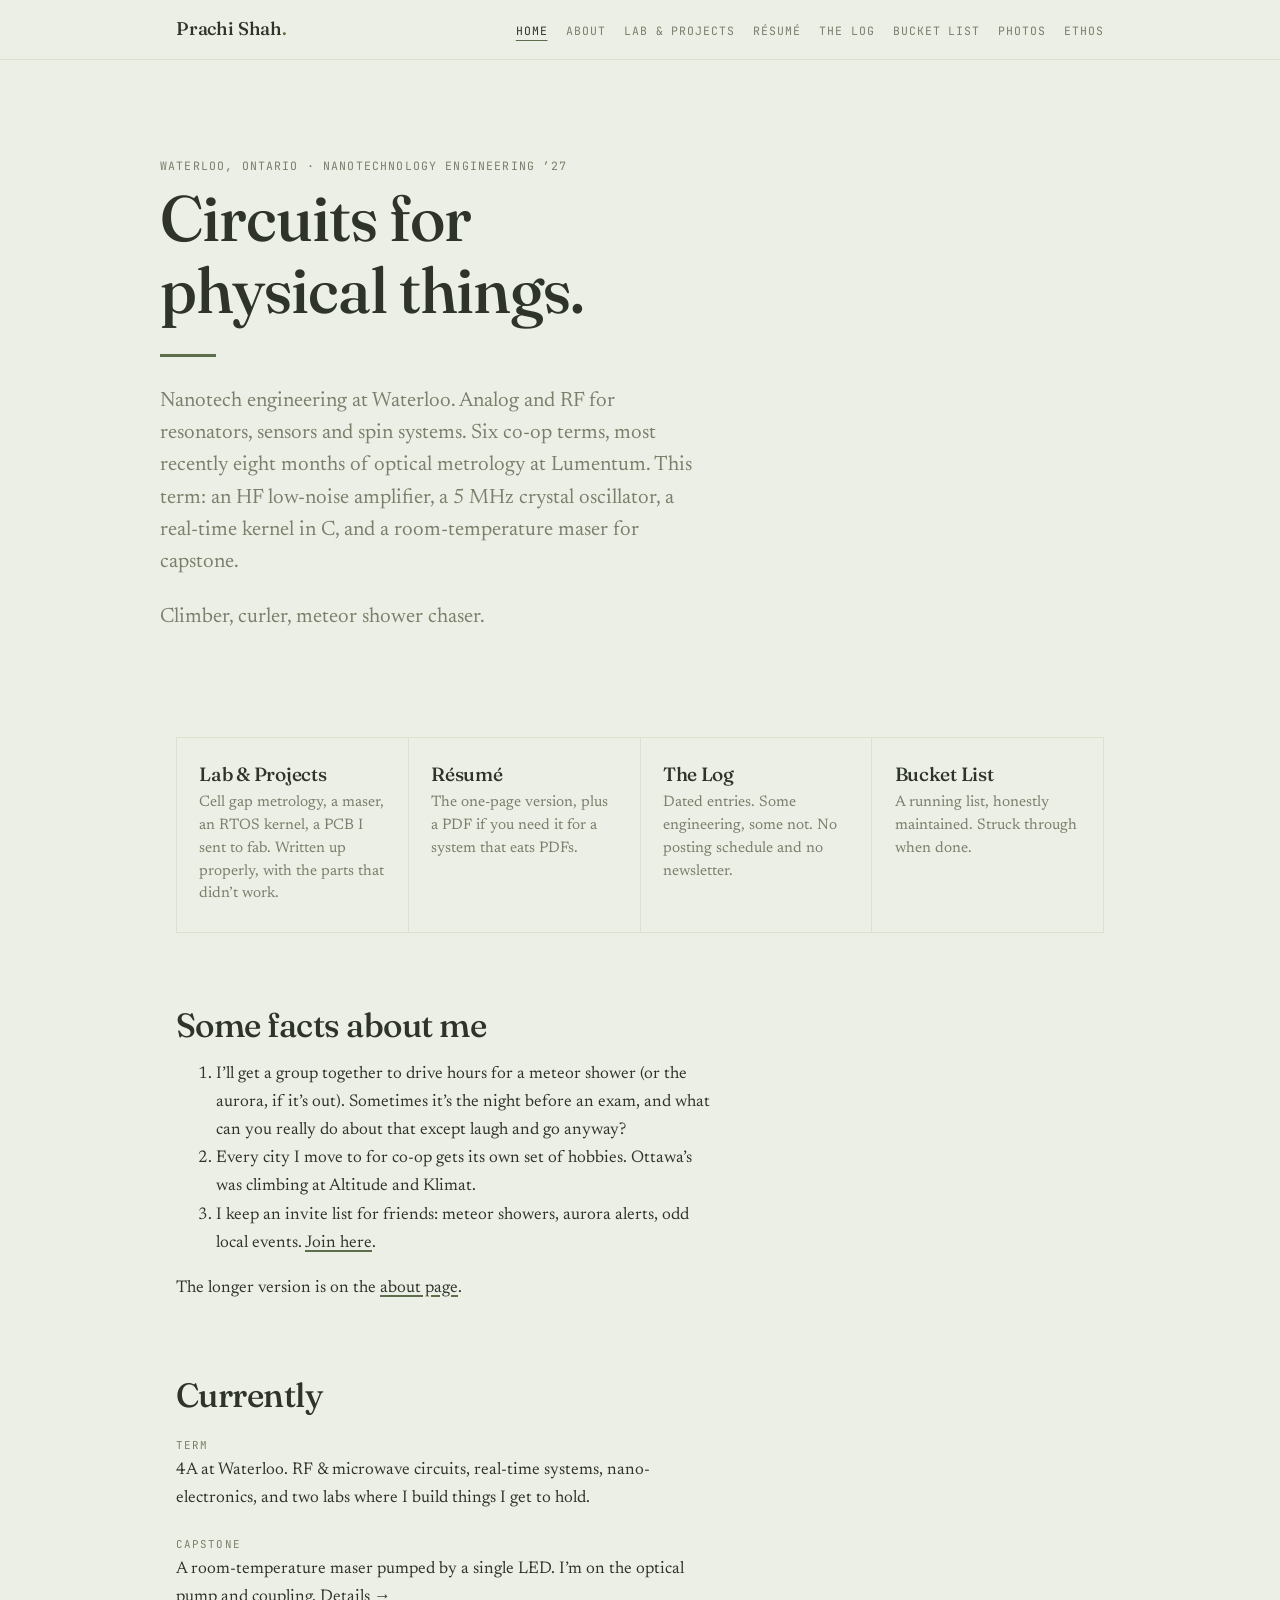
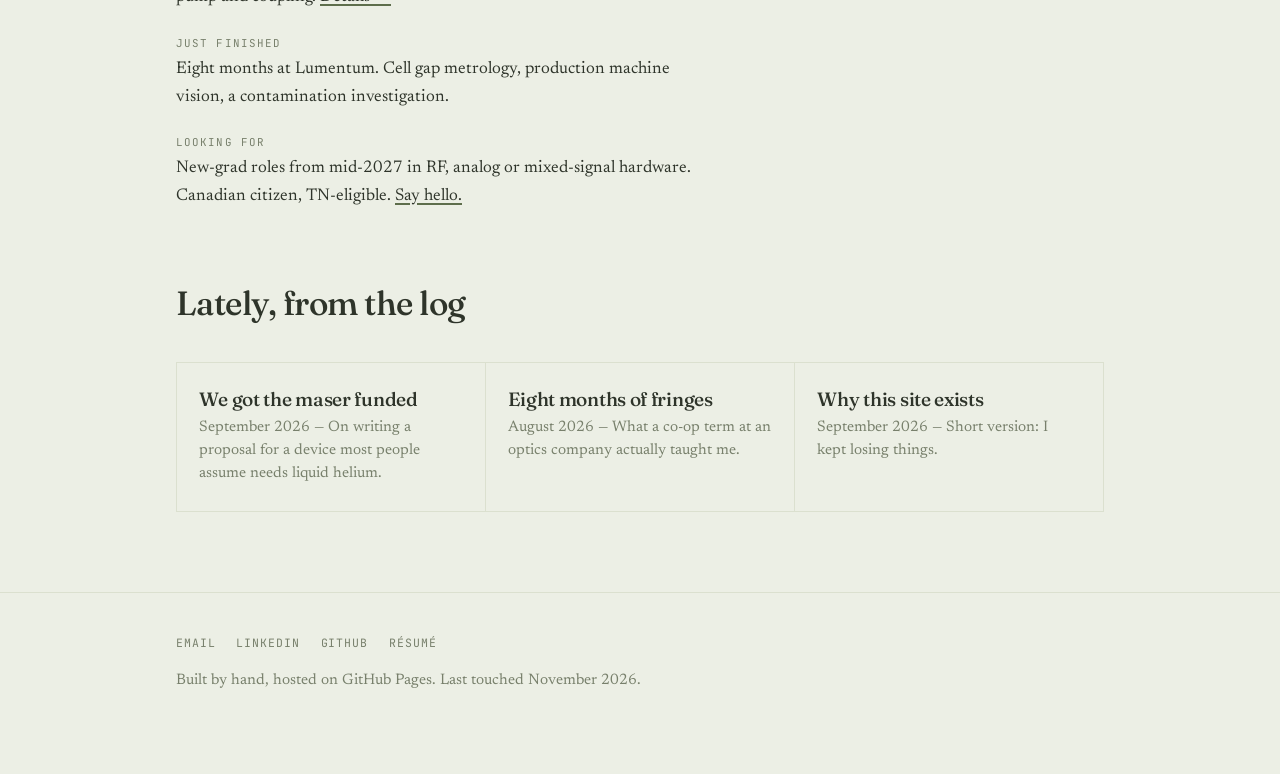
<file: index.html>
<!DOCTYPE html>
<html lang="en">
<head>
<meta charset="utf-8">
<meta name="viewport" content="width=device-width, initial-scale=1">
<title>Prachi Shah</title>
<meta name="description" content="Prachi Shah — circuits for physical things. Nanotech engineering at Waterloo: analog and RF for resonators, sensors and spin systems. Plus a log, a bucket list, and photos.">
<link rel="preconnect" href="https://fonts.googleapis.com">
<link rel="preconnect" href="https://fonts.gstatic.com" crossorigin>
<link href="https://fonts.googleapis.com/css2?family=Fraunces:opsz,wght@9..144,400;9..144,600;9..144,700&family=Newsreader:ital,opsz,wght@0,6..72,400;0,6..72,600;1,6..72,400&family=JetBrains+Mono:wght@400;500&display=swap" rel="stylesheet">
<link rel="stylesheet" href="assets/style.css?v=20261123">
<link rel="icon" href="data:image/svg+xml,<svg xmlns='http://www.w3.org/2000/svg' viewBox='0 0 100 100'><text y='.9em' font-size='90'>◐</text></svg>">
</head>
<body>

<!-- ============ NAV (same on every page — keep them in sync) ============ -->
<header class="masthead">
  <div class="wrap">
    <a class="wordmark" href="index.html">Prachi Shah<span>.</span></a>
    <nav class="nav">
      <a href="index.html" aria-current="page">Home</a>
      <a href="about.html">About</a>
      <a href="projects.html">Lab &amp; Projects</a>
      <a href="resume.html">Résumé</a>
      <a href="log.html">The Log</a>
      <a href="bucketlist.html">Bucket List</a>
      <a href="photos.html">Photos</a>
      <a href="ethos.html">Ethos</a>
    </nav>
  </div>
</header>

<main>

<!-- ============ HERO ============ -->
<section class="wrap hero">
  <p class="meta">Waterloo, Ontario · Nanotechnology Engineering ’27</p>
  <h1>Circuits for<br>physical things.</h1>
  <div class="rule"></div>
  <p class="lede">Nanotech engineering at Waterloo. Analog and RF for resonators, sensors and spin systems. Six co-op terms, most recently eight months of optical metrology at Lumentum. This term: an HF low-noise amplifier, a 5&nbsp;MHz crystal oscillator, a real-time kernel in C, and a room-temperature maser for capstone.</p>
  <p class="lede">Climber, curler, meteor shower chaser.</p>
</section>

<section class="wrap">
  <div class="cards">
    <a class="card" href="projects.html">
      <h3>Lab &amp; Projects</h3>
      <p>Cell gap metrology, a maser, an RTOS kernel, a PCB I sent to fab. Written up properly, with the parts that didn’t work.</p>
    </a>
    <a class="card" href="resume.html">
      <h3>Résumé</h3>
      <p>The one-page version, plus a PDF if you need it for a system that eats PDFs.</p>
    </a>
    <a class="card" href="log.html">
      <h3>The Log</h3>
      <p>Dated entries. Some engineering, some not. No posting schedule and no newsletter.</p>
    </a>
    <a class="card" href="bucketlist.html">
      <h3>Bucket List</h3>
      <p>A running list, honestly maintained. Struck through when done.</p>
    </a>
  </div>
</section>

<!-- ============ FACTS (warm, personal) ============ -->
<section class="wrap">
  <h2>Some facts about me</h2>
  <div class="prose">
    <ol>
      <li>I’ll get a group together to drive hours for a meteor shower (or the aurora, if it’s out). Sometimes it’s the night before an exam, and what can you really do about that except laugh and go anyway?</li>
      <li>Every city I move to for co-op gets its own set of hobbies. Ottawa’s was climbing at Altitude and Klimat.</li>
      <li>I keep an invite list for friends: meteor showers, aurora alerts, odd local events. <a href="mailto:shahprachi.sap@gmail.com?subject=Add%20me%20to%20the%20invite%20list">Join here</a>.</li>
    </ol>
    <p>The longer version is on the <a href="about.html">about page</a>.</p>
  </div>
</section>

<!-- ============ CURRENTLY ============ -->
<section class="wrap">
  <h2>Currently</h2>
  <div class="prose">
    <div class="beat">
      <span class="beat-label">Term</span>
      4A at Waterloo. RF &amp; microwave circuits, real-time systems, nano-electronics, and two labs where I build things I get to hold.
    </div>
    <div class="beat">
      <span class="beat-label">Capstone</span>
      A room-temperature maser pumped by a single LED. I’m on the optical pump and coupling. <a href="projects.html#maser">Details →</a>
    </div>
    <div class="beat">
      <span class="beat-label">Just finished</span>
      Eight months at Lumentum. Cell gap metrology, production machine vision, a contamination investigation.
    </div>
    <div class="beat">
      <span class="beat-label">Looking for</span>
      New-grad roles from mid-2027 in RF, analog or mixed-signal hardware. Canadian citizen, TN-eligible. <a href="mailto:shahprachi.sap@gmail.com">Say hello.</a>
    </div>
  </div>
</section>

<!-- ============ RECENT FROM THE LOG ============ -->
<!-- Keep this in sync by hand with the top of log.html — three most recent is plenty. -->
<section class="wrap">
  <h2>Lately, from the log</h2>
  <div class="cards">
    <a class="card" href="log.html#funded">
      <h3>We got the maser funded</h3>
      <p>September 2026 — On writing a proposal for a device most people assume needs liquid helium.</p>
    </a>
    <a class="card" href="log.html#eight-months">
      <h3>Eight months of fringes</h3>
      <p>August 2026 — What a co-op term at an optics company actually taught me.</p>
    </a>
    <a class="card" href="log.html#hello">
      <h3>Why this site exists</h3>
      <p>September 2026 — Short version: I kept losing things.</p>
    </a>
  </div>
</section>

</main>

<!-- ============ FOOTER (same on every page) ============ -->
<footer class="foot">
  <div class="wrap">
    <div class="links">
      <a href="mailto:shahprachi.sap@gmail.com">Email</a>
      <a href="https://www.linkedin.com/in/prachixsh">LinkedIn</a>
      <a href="https://github.com/PrachixShah">GitHub</a>
      <a href="resume.html">Résumé</a>
    </div>
    <p>Built by hand, hosted on GitHub Pages. Last touched November 2026.</p>
  </div>
</footer>

</body>
</html>
</file>
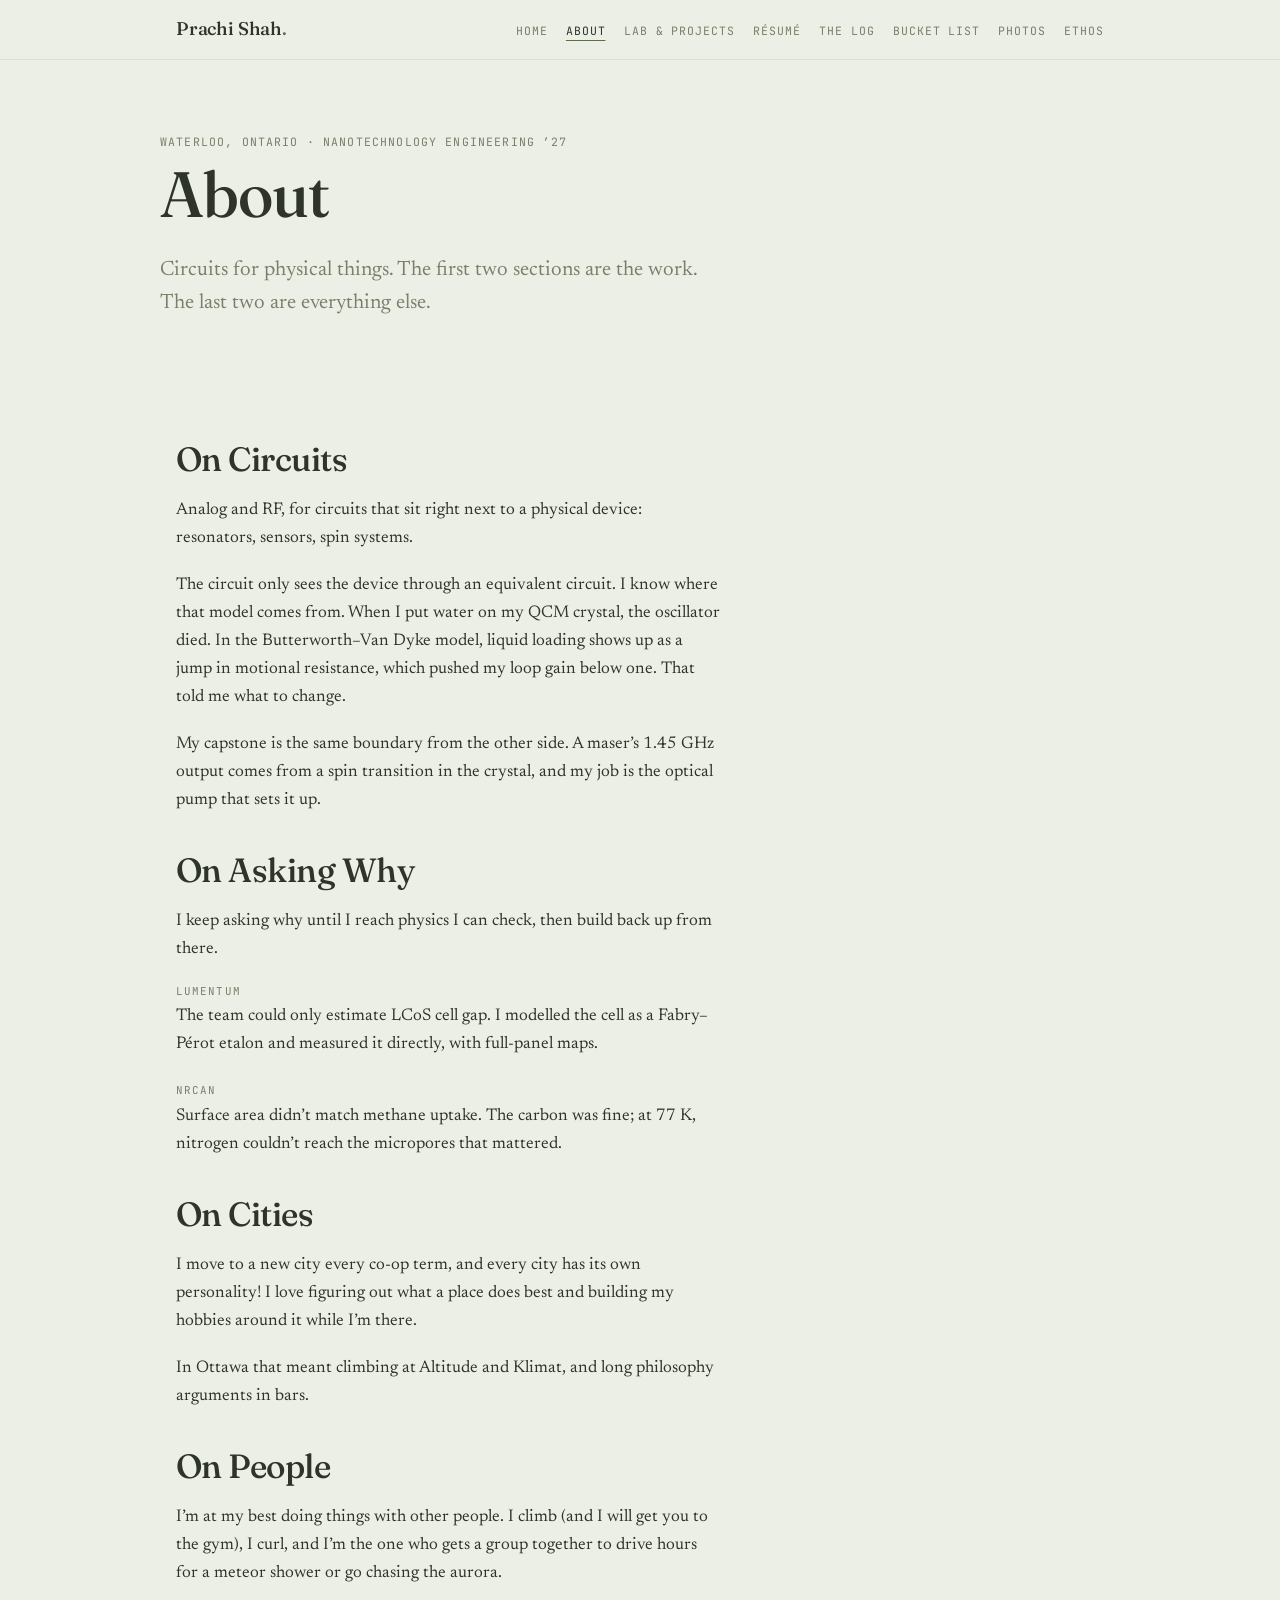
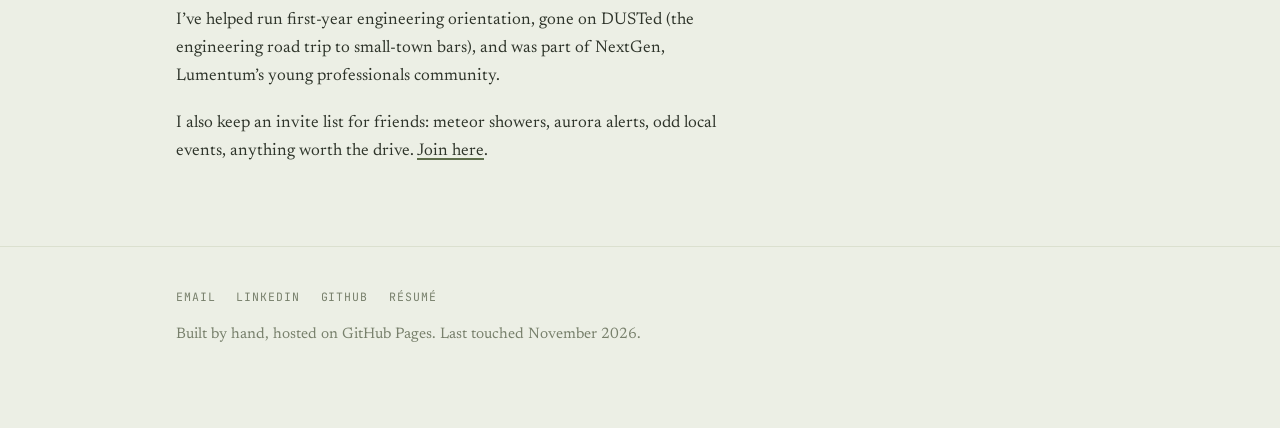
<file: about.html>
<!DOCTYPE html>
<html lang="en">
<head>
<meta charset="utf-8">
<meta name="viewport" content="width=device-width, initial-scale=1">
<title>About — Prachi Shah</title>
<meta name="description" content="Prachi Shah — circuits for physical things. Analog and RF for resonators, sensors and spin systems. Nanotechnology engineering at Waterloo, 2027.">
<link rel="preconnect" href="https://fonts.googleapis.com">
<link rel="preconnect" href="https://fonts.gstatic.com" crossorigin>
<link href="https://fonts.googleapis.com/css2?family=Fraunces:opsz,wght@9..144,400;9..144,600;9..144,700&family=Newsreader:ital,opsz,wght@0,6..72,400;0,6..72,600;1,6..72,400&family=JetBrains+Mono:wght@400;500&display=swap" rel="stylesheet">
<link rel="stylesheet" href="assets/style.css?v=20261123">
<link rel="icon" href="data:image/svg+xml,<svg xmlns='http://www.w3.org/2000/svg' viewBox='0 0 100 100'><text y='.9em' font-size='90'>◐</text></svg>">
</head>
<body>

<!-- ============ NAV (same on every page — keep them in sync) ============ -->
<header class="masthead">
  <div class="wrap">
    <a class="wordmark" href="index.html">Prachi Shah<span>.</span></a>
    <nav class="nav">
      <a href="index.html">Home</a>
      <a href="about.html" aria-current="page">About</a>
      <a href="projects.html">Lab &amp; Projects</a>
      <a href="resume.html">Résumé</a>
      <a href="log.html">The Log</a>
      <a href="bucketlist.html">Bucket List</a>
      <a href="photos.html">Photos</a>
      <a href="ethos.html">Ethos</a>
    </nav>
  </div>
</header>

<main>

<section class="wrap page-head">
  <p class="meta">Waterloo, Ontario · Nanotechnology Engineering ’27</p>
  <h1>About</h1>
  <div class="rule"></div>
  <p class="lede">Circuits for physical things. The first two sections are the work. The last two are everything else.</p>
</section>

<section class="wrap">
<div class="prose stack">

  <!-- ===== PROFESSIONAL: keep these short and plain ===== -->

  <h2 id="circuits">On Circuits</h2>
  <p>Analog and RF, for circuits that sit right next to a physical device: resonators, sensors, spin systems.</p>
  <p>The circuit only sees the device through an equivalent circuit. I know where that model comes from. When I put water on my QCM crystal, the oscillator died. In the Butterworth–Van Dyke model, liquid loading shows up as a jump in motional resistance, which pushed my loop gain below one. That told me what to change.</p>
  <p>My capstone is the same boundary from the other side. A maser’s 1.45&nbsp;GHz output comes from a spin transition in the crystal, and my job is the optical pump that sets it up.</p>

  <h2 id="asking-why">On Asking Why</h2>
  <p>I keep asking why until I reach physics I can check, then build back up from there.</p>
  <div class="beat">
    <span class="beat-label">Lumentum</span>
    <p>The team could only estimate LCoS cell gap. I modelled the cell as a Fabry–Pérot etalon and measured it directly, with full-panel maps.</p>
  </div>
  <div class="beat">
    <span class="beat-label">NRCan</span>
    <p>Surface area didn’t match methane uptake. The carbon was fine; at 77&nbsp;K, nitrogen couldn’t reach the micropores that mattered.</p>
  </div>

  <!-- ===== PERSONAL: warmer, more me ===== -->

  <h2 id="cities">On Cities</h2>
  <p>I move to a new city every co-op term, and every city has its own personality! I love figuring out what a place does best and building my hobbies around it while I’m there.</p>
  <p>In Ottawa that meant climbing at Altitude and Klimat, and long philosophy arguments in bars.</p>
  <!-- ADD A CITY: copy the line above. One sentence per city is plenty. -->

  <h2 id="people">On People</h2>
  <p>I’m at my best doing things with other people. I climb (and I will get you to the gym), I curl, and I’m the one who gets a group together to drive hours for a meteor shower or go chasing the aurora.</p>
  <p>I’ve helped run first-year engineering orientation, gone on DUSTed (the engineering road trip to small-town bars), and was part of NextGen, Lumentum’s young professionals community.</p>
  <p>I also keep an invite list for friends: meteor showers, aurora alerts, odd local events, anything worth the drive. <a href="mailto:shahprachi.sap@gmail.com?subject=Add%20me%20to%20the%20invite%20list">Join here</a>.</p>

</div>
</section>

</main>

<!-- ============ FOOTER (same on every page) ============ -->
<footer class="foot">
  <div class="wrap">
    <div class="links">
      <a href="mailto:shahprachi.sap@gmail.com">Email</a>
      <a href="https://www.linkedin.com/in/prachixsh">LinkedIn</a>
      <a href="https://github.com/PrachixShah">GitHub</a>
      <a href="resume.html">Résumé</a>
    </div>
    <p>Built by hand, hosted on GitHub Pages. Last touched November 2026.</p>
  </div>
</footer>

</body>
</html>
</file>
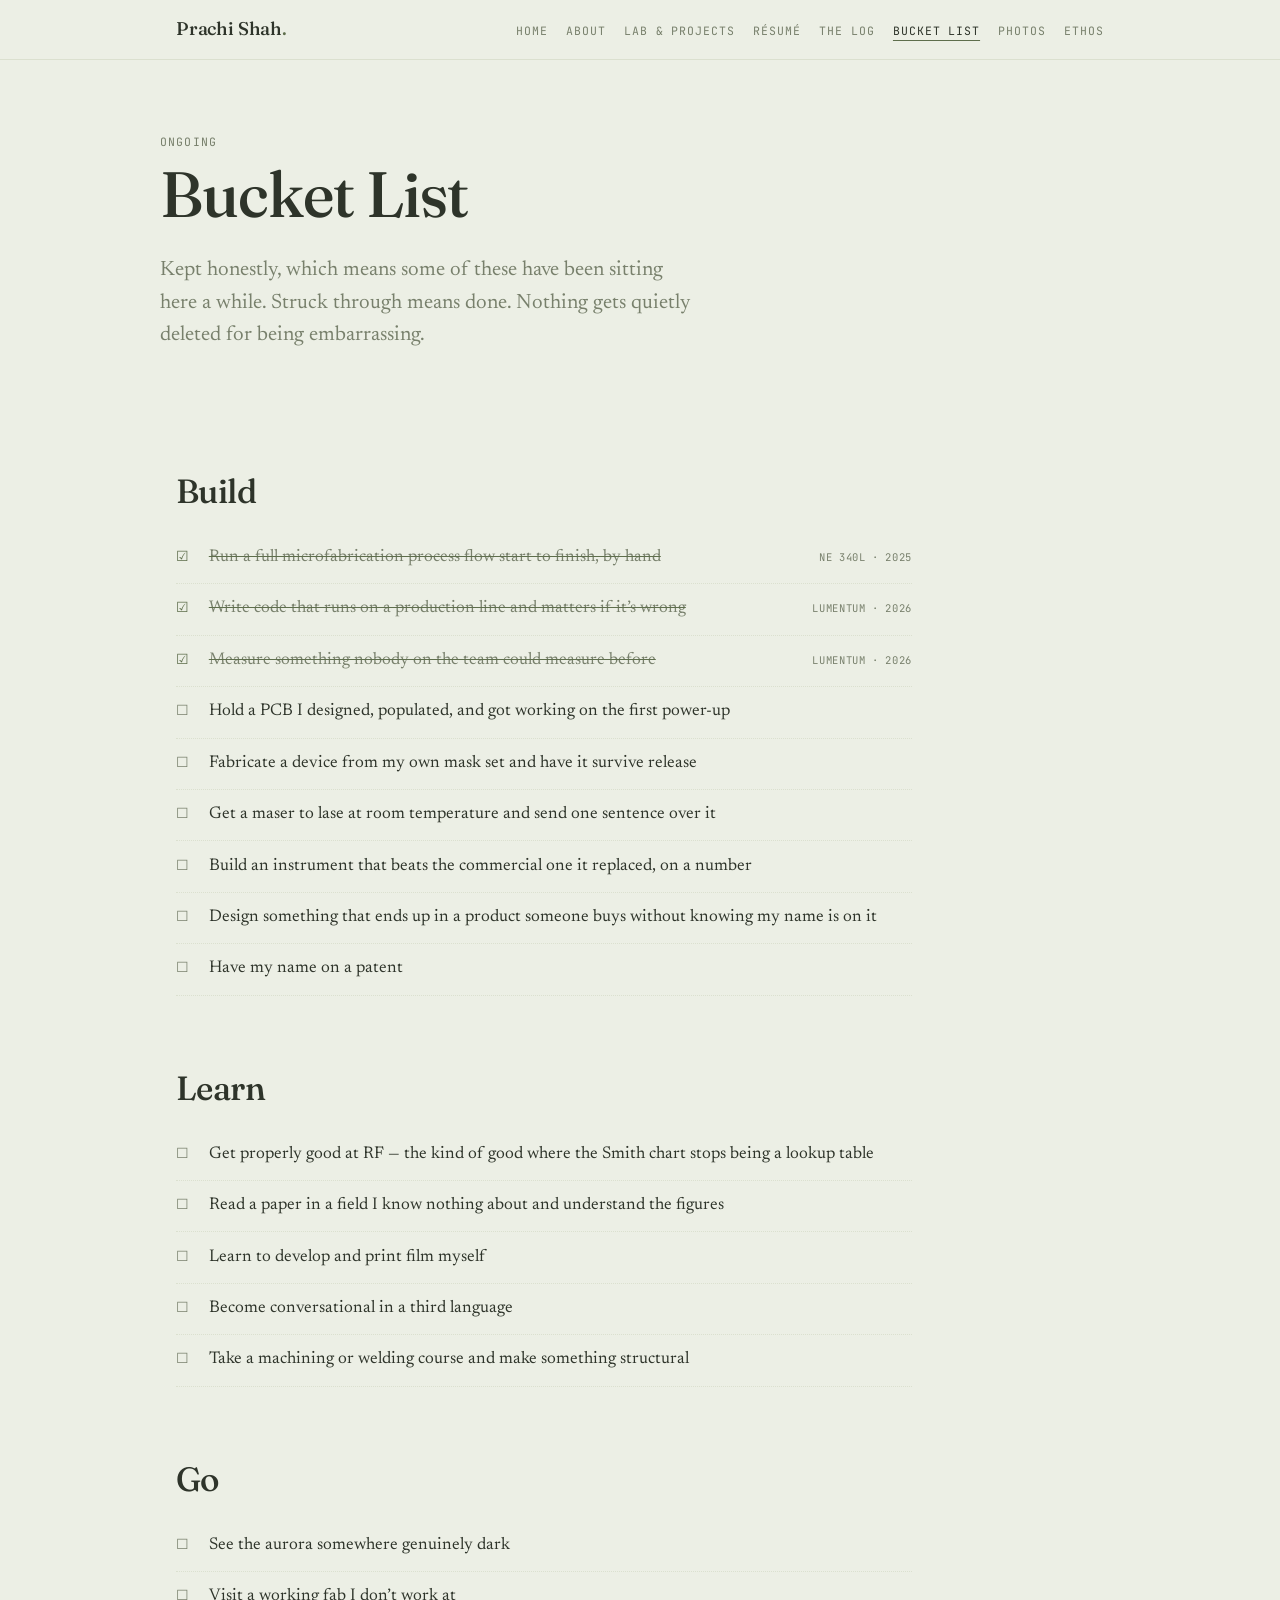
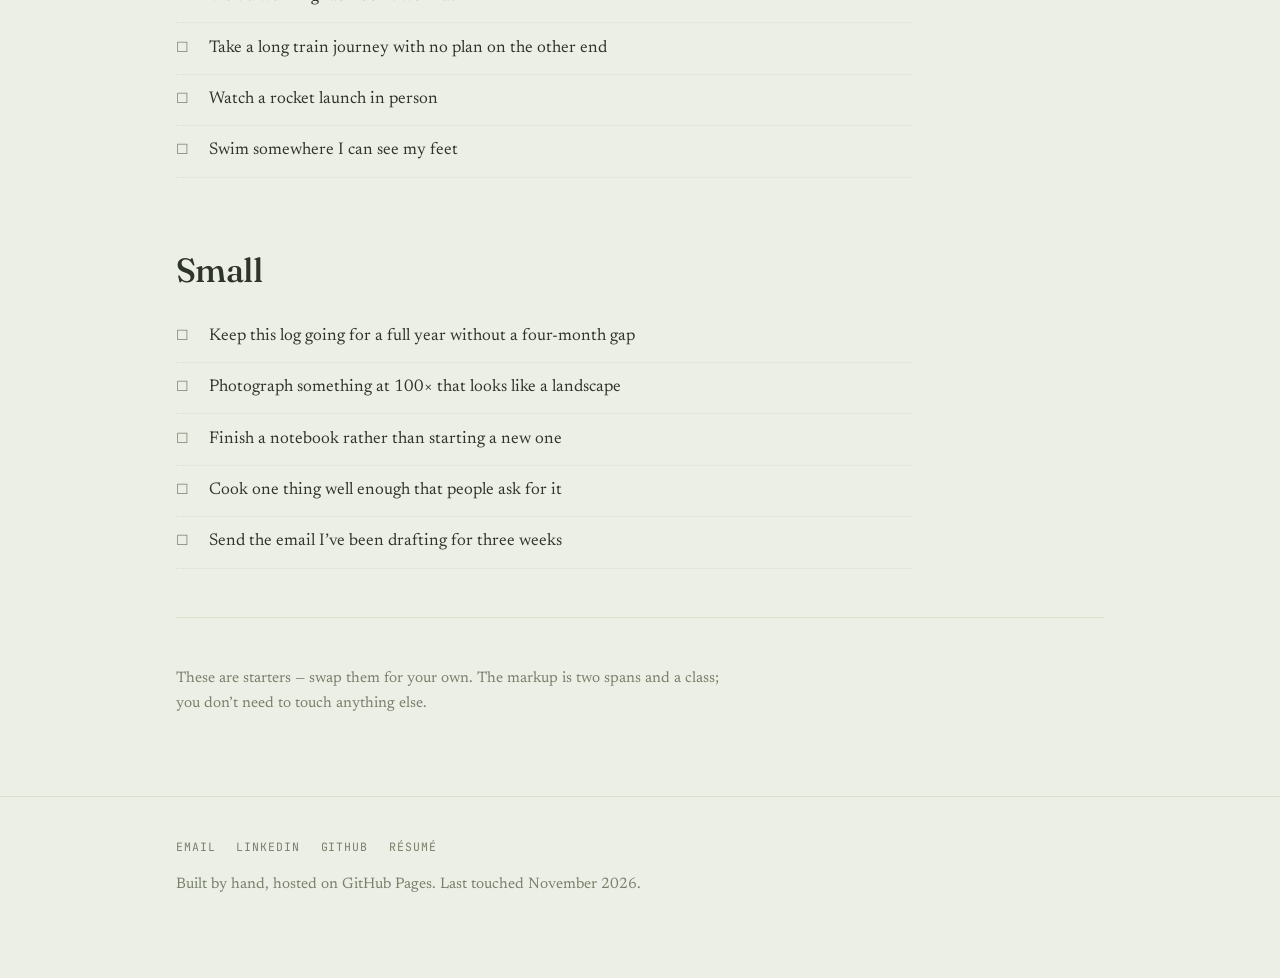
<file: bucketlist.html>
<!DOCTYPE html>
<html lang="en">
<head>
<meta charset="utf-8">
<meta name="viewport" content="width=device-width, initial-scale=1">
<title>Bucket List — Prachi Shah</title>
<meta name="description" content="A running, honestly-maintained list. Struck through when done.">
<link rel="preconnect" href="https://fonts.googleapis.com">
<link rel="preconnect" href="https://fonts.gstatic.com" crossorigin>
<link href="https://fonts.googleapis.com/css2?family=Fraunces:opsz,wght@9..144,400;9..144,600;9..144,700&family=Newsreader:ital,opsz,wght@0,6..72,400;0,6..72,600;1,6..72,400&family=JetBrains+Mono:wght@400;500&display=swap" rel="stylesheet">
<link rel="stylesheet" href="assets/style.css?v=20261123">
<link rel="icon" href="data:image/svg+xml,<svg xmlns='http://www.w3.org/2000/svg' viewBox='0 0 100 100'><text y='.9em' font-size='90'>◐</text></svg>">
</head>
<body>

<header class="masthead">
  <div class="wrap">
    <a class="wordmark" href="index.html">Prachi Shah<span>.</span></a>
    <nav class="nav">
      <a href="index.html">Home</a>
      <a href="about.html">About</a>
      <a href="projects.html">Lab &amp; Projects</a>
      <a href="resume.html">Résumé</a>
      <a href="log.html">The Log</a>
      <a href="bucketlist.html" aria-current="page">Bucket List</a>
      <a href="photos.html">Photos</a>
      <a href="ethos.html">Ethos</a>
    </nav>
  </div>
</header>

<main>

<section class="wrap page-head">
  <p class="meta">Ongoing</p>
  <h1>Bucket List</h1>
  <div class="rule"></div>
  <p class="lede">Kept honestly, which means some of these have been sitting here a while. Struck through means done. Nothing gets quietly deleted for being embarrassing.</p>
</section>

<section class="wrap">

<!-- =====================================================================
     HOW TO ADD / TICK AN ITEM

     Not done yet:
       <li><span class="box">☐</span> <span class="what">The thing</span></li>

     Done — add class="done" and a date on the right:
       <li class="done"><span class="box">☑</span> <span class="what">The thing</span> <span class="when">May 2026</span></li>

     That's the whole system.
     ===================================================================== -->

<h2>Build</h2>
<ul class="bucket">
  <li class="done"><span class="box">☑</span> <span class="what">Run a full microfabrication process flow start to finish, by hand</span> <span class="when">NE 340L · 2025</span></li>
  <li class="done"><span class="box">☑</span> <span class="what">Write code that runs on a production line and matters if it’s wrong</span> <span class="when">Lumentum · 2026</span></li>
  <li class="done"><span class="box">☑</span> <span class="what">Measure something nobody on the team could measure before</span> <span class="when">Lumentum · 2026</span></li>
  <li><span class="box">☐</span> <span class="what">Hold a PCB I designed, populated, and got working on the first power-up</span></li>
  <li><span class="box">☐</span> <span class="what">Fabricate a device from my own mask set and have it survive release</span></li>
  <li><span class="box">☐</span> <span class="what">Get a maser to lase at room temperature and send one sentence over it</span></li>
  <li><span class="box">☐</span> <span class="what">Build an instrument that beats the commercial one it replaced, on a number</span></li>
  <li><span class="box">☐</span> <span class="what">Design something that ends up in a product someone buys without knowing my name is on it</span></li>
  <li><span class="box">☐</span> <span class="what">Have my name on a patent</span></li>
</ul>

<h2>Learn</h2>
<ul class="bucket">
  <li><span class="box">☐</span> <span class="what">Get properly good at RF — the kind of good where the Smith chart stops being a lookup table</span></li>
  <li><span class="box">☐</span> <span class="what">Read a paper in a field I know nothing about and understand the figures</span></li>
  <li><span class="box">☐</span> <span class="what">Learn to develop and print film myself</span></li>
  <li><span class="box">☐</span> <span class="what">Become conversational in a third language</span></li>
  <li><span class="box">☐</span> <span class="what">Take a machining or welding course and make something structural</span></li>
</ul>

<h2>Go</h2>
<ul class="bucket">
  <li><span class="box">☐</span> <span class="what">See the aurora somewhere genuinely dark</span></li>
  <li><span class="box">☐</span> <span class="what">Visit a working fab I don’t work at</span></li>
  <li><span class="box">☐</span> <span class="what">Take a long train journey with no plan on the other end</span></li>
  <li><span class="box">☐</span> <span class="what">Watch a rocket launch in person</span></li>
  <li><span class="box">☐</span> <span class="what">Swim somewhere I can see my feet</span></li>
</ul>

<h2>Small</h2>
<ul class="bucket">
  <li><span class="box">☐</span> <span class="what">Keep this log going for a full year without a four-month gap</span></li>
  <li><span class="box">☐</span> <span class="what">Photograph something at 100× that looks like a landscape</span></li>
  <li><span class="box">☐</span> <span class="what">Finish a notebook rather than starting a new one</span></li>
  <li><span class="box">☐</span> <span class="what">Cook one thing well enough that people ask for it</span></li>
  <li><span class="box">☐</span> <span class="what">Send the email I’ve been drafting for three weeks</span></li>
</ul>

<hr>

<p class="prose entry-note">These are starters — swap them for your own. The markup is two spans and a class; you don’t need to touch anything else.</p>

</section>
</main>

<footer class="foot">
  <div class="wrap">
    <div class="links">
      <a href="mailto:shahprachi.sap@gmail.com">Email</a>
      <a href="https://www.linkedin.com/in/prachixsh">LinkedIn</a>
      <a href="https://github.com/PrachixShah">GitHub</a>
      <a href="resume.html">Résumé</a>
    </div>
    <p>Built by hand, hosted on GitHub Pages. Last touched November 2026.</p>
  </div>
</footer>

</body>
</html>
</file>
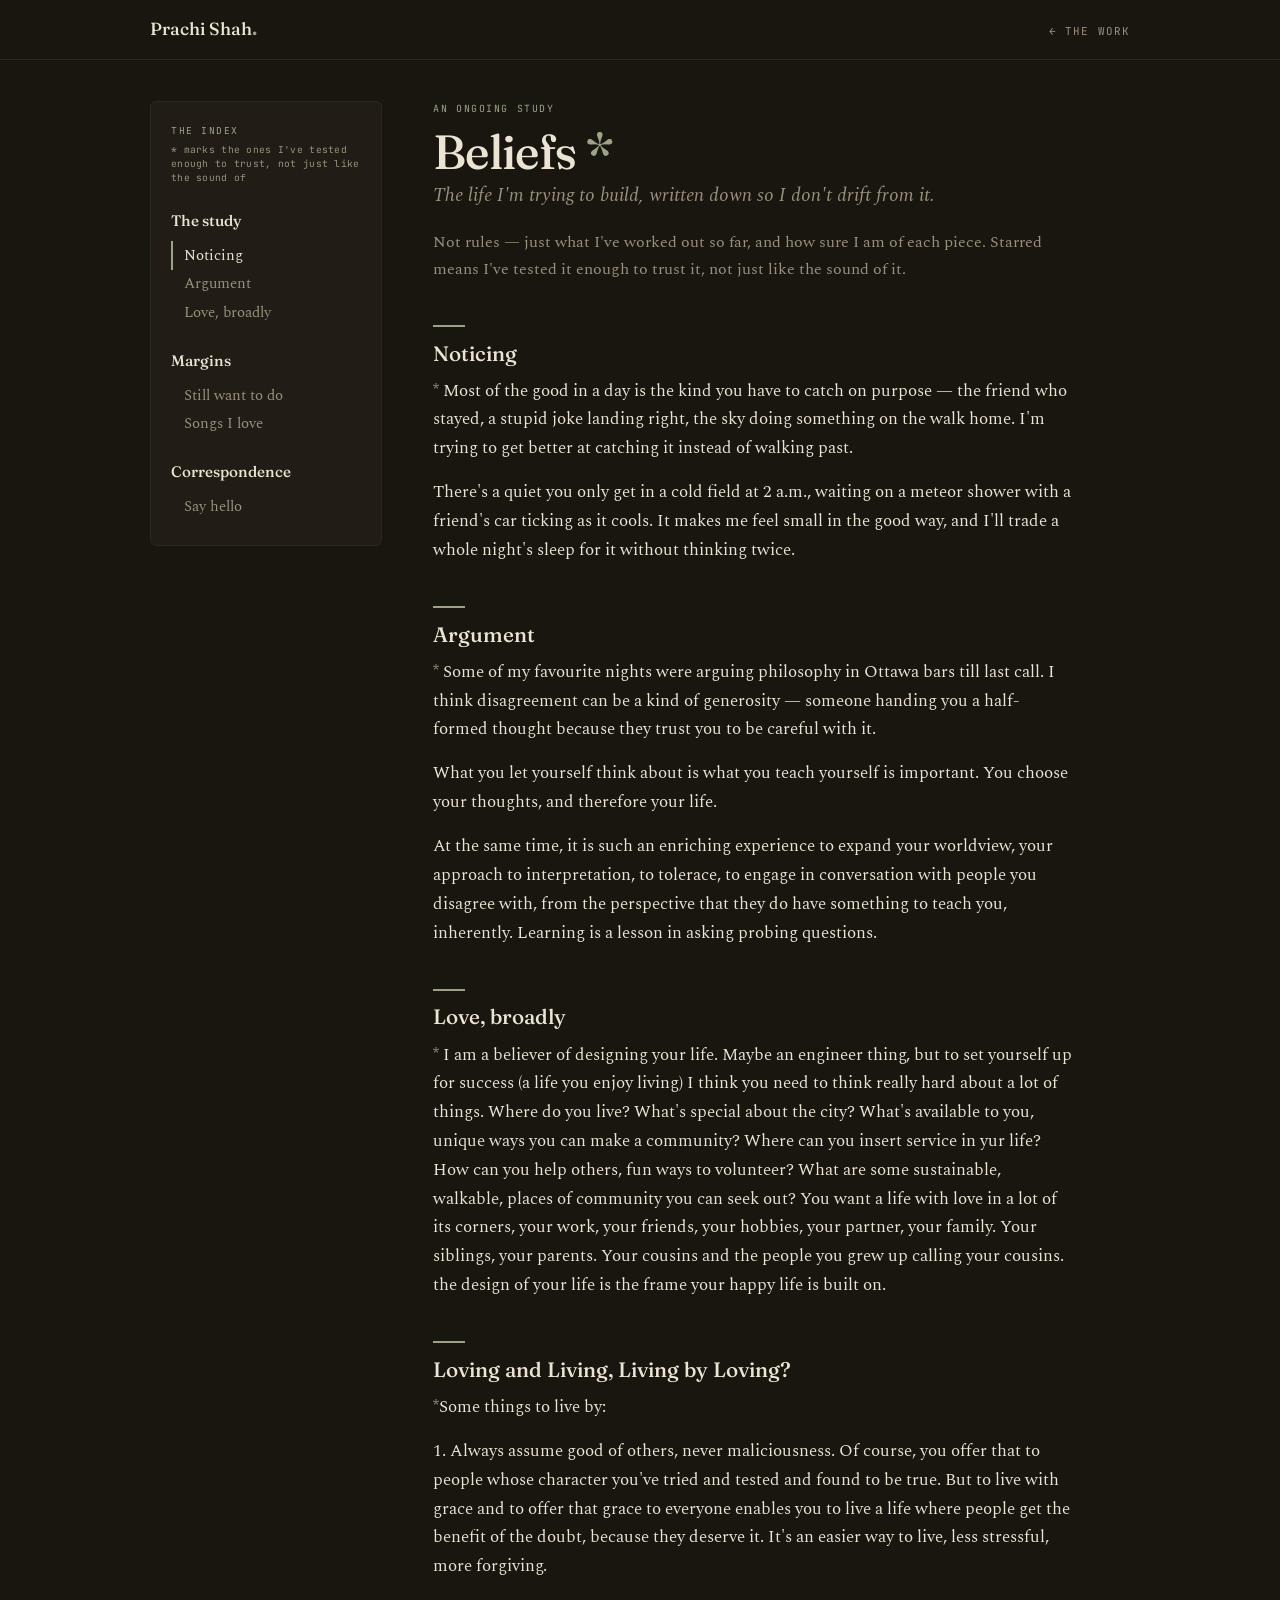
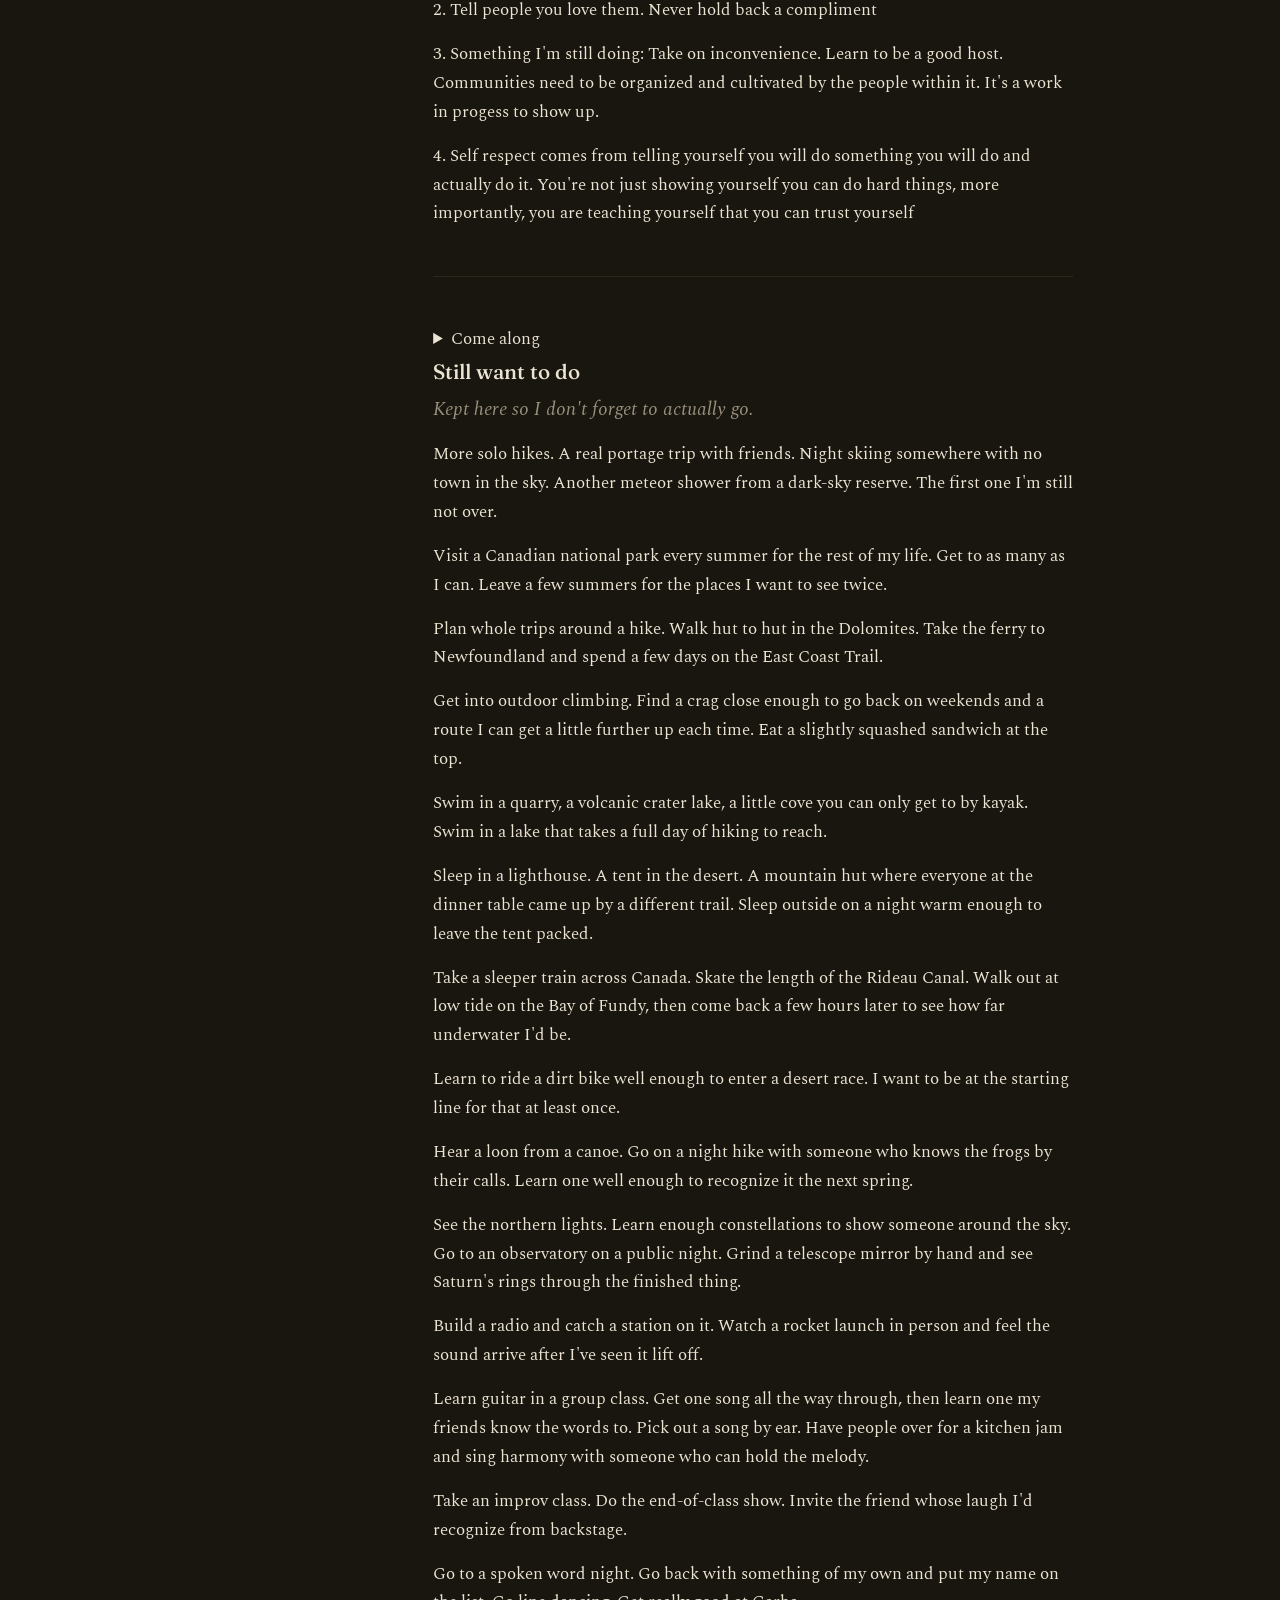
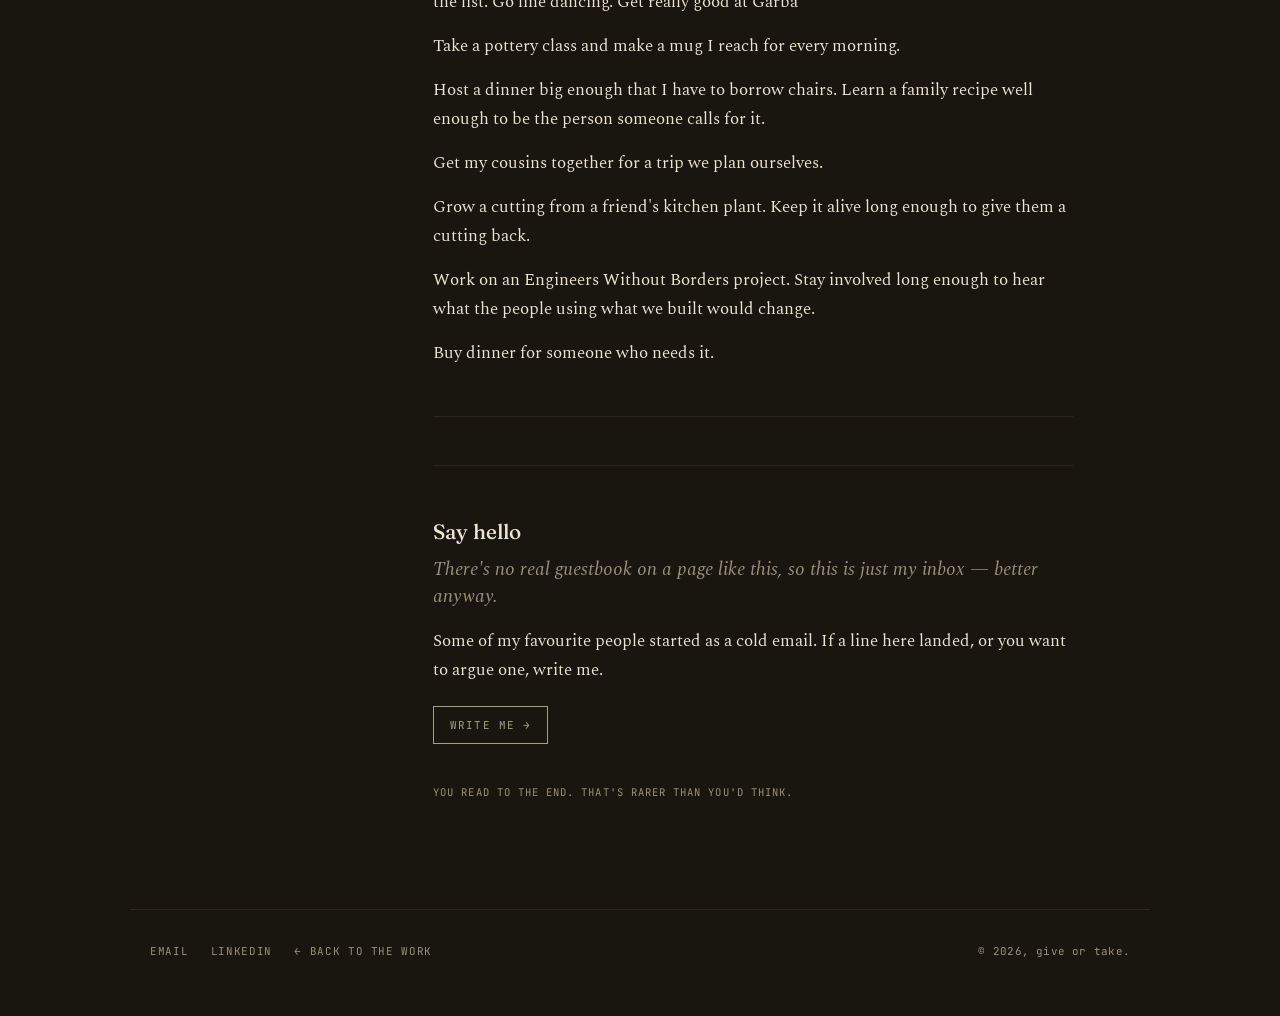
<file: ethos.html>
<!DOCTYPE html>
<html lang="en">
<head>
<meta charset="utf-8">
<meta name="viewport" content="width=device-width, initial-scale=1">
<title>Ethos — Prachi Shah</title>
<link rel="preconnect" href="https://fonts.googleapis.com">
<link rel="preconnect" href="https://fonts.gstatic.com" crossorigin>
<link href="https://fonts.googleapis.com/css2?family=Fraunces:opsz,ital,wght@9..144,0,400;9..144,0,500;9..144,1,400&family=Spectral:ital,wght@0,400;0,500;1,400&family=JetBrains+Mono:wght@400;500&display=swap" rel="stylesheet">
<style>
/* ===== Ethos — a study on how to live. Always dark. C font (Fraunces + Spectral). ===== */
:root{
  --paper:#191610;--paper-2:#211C15;--ink:#ECE4D3;--muted:#9A917C;--rule:#2C2719;
  --accent:#9BA585;
  --display:"Fraunces",Georgia,serif;
  --body:"Spectral",Georgia,serif;
  --mono:"JetBrains Mono",ui-monospace,monospace;
}
*,*::before,*::after{box-sizing:border-box;}
html{scroll-behavior:smooth;}
[id]{scroll-margin-top:5rem;}
body{margin:0;background:var(--paper);color:var(--ink);font-family:var(--body);
  font-size:1.06rem;line-height:1.7;-webkit-font-smoothing:antialiased;}
em{font-style:italic;}

/* ---- top bar ---- */
.bar{border-bottom:1px solid var(--rule);background:var(--paper);position:sticky;top:0;z-index:20;}
.bar .in{max-width:1020px;margin:0 auto;padding:.9rem 1.25rem;display:flex;align-items:baseline;gap:1rem;}
.wordmark{font-family:var(--display);font-weight:500;font-size:1.1rem;text-decoration:none;color:var(--ink);margin-right:auto;}
.wordmark b{color:var(--accent);}
.bar .back{font-family:var(--mono);font-size:.68rem;letter-spacing:.1em;text-transform:uppercase;color:var(--muted);text-decoration:none;}
.bar .back:hover{color:var(--accent);}

/* ---- shell ---- */
.shell{max-width:1020px;margin:0 auto;padding:2.6rem 1.25rem 0;
  display:grid;grid-template-columns:232px 1fr;gap:3.2rem;align-items:start;}

/* ---- directory ---- */
.dir{position:sticky;top:5rem;background:var(--paper-2);border:1px solid var(--rule);border-radius:6px;
  padding:1.3rem 1.25rem 1.5rem;}
.dir .hd{font-family:var(--mono);font-size:.6rem;letter-spacing:.16em;text-transform:uppercase;color:var(--accent);margin:0 0 .2rem;}
.dir .legend{font-family:var(--mono);font-size:.6rem;letter-spacing:.03em;color:var(--muted);margin:0 0 1.4rem;line-height:1.5;}
.dir .legend .star{color:var(--accent);}
.dir .grp{font-family:var(--display);font-weight:500;font-size:.95rem;color:var(--ink);margin:1.3rem 0 .45rem;}
.dir .grp:first-of-type{margin-top:0;}
.dir ul{list-style:none;margin:0;padding:0;}
.dir li{margin:0;}
.dir a{display:block;text-decoration:none;color:var(--muted);font-size:.95rem;line-height:1.3;
  padding:.28rem 0 .28rem .7rem;border-left:2px solid transparent;transition:color .15s,border-color .15s;}
.dir a:hover{color:var(--ink);}
.dir a.on{color:var(--ink);border-left-color:var(--accent);}
.dir .star{color:var(--accent);}

/* ---- the study ---- */
.study{padding-bottom:3.5rem;max-width:40rem;}
.tag{font-family:var(--mono);font-size:.62rem;letter-spacing:.16em;text-transform:uppercase;color:var(--accent);margin:0 0 .6rem;}
.study h1{font-family:var(--display);font-weight:500;font-size:clamp(2.2rem,5vw,3rem);line-height:1.02;
  letter-spacing:-.015em;margin:0 0 .4rem;}
.study h1 .star{color:var(--accent);}
.study .sub{font-style:italic;color:var(--muted);font-size:1.2rem;line-height:1.4;margin:0 0 1.2rem;}
.study .intro{color:var(--muted);font-size:1rem;margin:0 0 1rem;}

.sec{font-family:var(--display);font-weight:500;font-size:1.3rem;line-height:1.15;margin:2.6rem 0 .7rem;color:var(--ink);}
.sec::before{content:"";display:block;width:2rem;border-top:2px solid var(--accent);margin-bottom:.9rem;}
.belief{margin:0 0 .95rem;}
.belief .star{color:var(--accent);}

.divider{border:0;border-top:1px solid var(--rule);margin:3rem 0;}
.minor h2{font-family:var(--display);font-weight:500;font-size:1.3rem;margin:0 0 .5rem;}
.minor .sub{font-style:italic;color:var(--muted);margin:0 0 1rem;}
.btn{display:inline-block;font-family:var(--mono);font-size:.68rem;letter-spacing:.1em;text-transform:uppercase;
  border:1px solid var(--accent);color:var(--accent);padding:.55rem 1rem;text-decoration:none;margin-top:.4rem;}
.btn:hover{background:var(--accent);color:var(--paper);}
.endmark{font-family:var(--mono);font-size:.66rem;letter-spacing:.1em;text-transform:uppercase;color:var(--muted);margin-top:2.5rem;}
.endmark .star{color:var(--accent);}

.foot{max-width:1020px;margin:0 auto;padding:2rem 1.25rem 3.5rem;border-top:1px solid var(--rule);
  font-family:var(--mono);font-size:.68rem;letter-spacing:.06em;text-transform:uppercase;color:var(--muted);
  display:flex;flex-wrap:wrap;gap:.6rem 1.4rem;margin-top:2.5rem;}
.foot a{color:var(--muted);text-decoration:none;}
.foot a:hover{color:var(--accent);}
.foot .end{margin-left:auto;text-transform:none;letter-spacing:.02em;}

@media (max-width:720px){
  .shell{grid-template-columns:1fr;gap:1.8rem;}
  .dir{position:static;}
}
</style>
</head>
<body>

<header class="bar">
  <div class="in">
    <a class="wordmark" href="index.html">Prachi Shah<b>.</b></a>
    <a class="back" href="index.html">← the work</a>
  </div>
</header>

<div class="shell">

  <!-- ============ DIRECTORY ============ -->
  <aside class="dir">
    <p class="hd">The index</p>
    <p class="legend"><span class="star">*</span> marks the ones I've tested enough to trust, not just like the sound of</p>

    <p class="grp">The study</p>
    <ul>
      <li><a href="#noticing" class="on">Noticing</a></li>
      <li><a href="#argument">Argument</a></li>
      <li><a href="#love">Love, broadly</a></li>
    </ul>

    <p class="grp">Margins</p>
    <ul>
      <li><a href="#still">Still want to do</a></li>
      <li><a href="songs.html">Songs I love</a></li>
    </ul>

    <p class="grp">Correspondence</p>
    <ul>
      <li><a href="#hello">Say hello</a></li>
    </ul>
  </aside>

  <!-- ============ THE STUDY ============ -->
  <!-- COPY-PASTE BLOCK: duplicate an <h2 class="sec"> + its <p class="belief"> lines to add a section,
       and add a matching <li> to the directory above. -->
  <main class="study">
    <p class="tag">An ongoing study</p>
    <h1>Beliefs <span class="star">*</span></h1>
    <p class="sub">The life I'm trying to build, written down so I don't drift from it.</p>
    <p class="intro">Not rules — just what I've worked out so far, and how sure I am of each piece. Starred means I've tested it enough to trust it, not just like the sound of it.</p>

    <h2 class="sec" id="noticing">Noticing</h2>
    <p class="belief"><span class="star">*</span> Most of the good in a day is the kind you have to catch on purpose — the friend who stayed, a stupid joke landing right, the sky doing something on the walk home. I'm trying to get better at catching it instead of walking past.</p>
    <p class="belief">There's a quiet you only get in a cold field at 2 a.m., waiting on a meteor shower with a friend's car ticking as it cools. It makes me feel small in the good way, and I'll trade a whole night's sleep for it without thinking twice.</p>

    <h2 class="sec" id="argument">Argument</h2>
    <p class="belief"><span class="star">*</span> Some of my favourite nights were arguing philosophy in Ottawa bars till last call. I think disagreement can be a kind of generosity — someone handing you a half-formed thought because they trust you to be careful with it.</p>
    <p class="belief">What you let yourself think about is what you teach yourself is important. You choose your thoughts, and therefore your life. </p>
    <p class="belief">At the same time, it is such an enriching experience to expand your worldview, your approach to interpretation, to tolerace, to engage in conversation with people you disagree with, from the perspective that they do have something to teach you, inherently. Learning is a lesson in asking probing questions. </p>

    <h2 class="sec" id="love">Love, broadly</h2>
    <p class="belief"><span class="star">*</span> I am a believer of designing your life. Maybe an engineer thing, but to set yourself up for success (a life you enjoy living) I think you need to think really hard about a lot of things. Where do you live? What's special about the city? What's available to you, unique ways you can make a community? Where can you insert service in yur life? How can you help others, fun ways to volunteer? What are some sustainable, walkable, places of community you can seek out? You want a life with love in a lot of its corners, your work, your friends, your hobbies, your partner, your family. Your siblings, your parents. Your cousins and the people you grew up calling your cousins. the design of your life is the frame your happy life is built on.</p>

    <h2 class="sec" id="love">Loving and Living, Living by Loving?</h2>
    <p class="belief"><span class="star">*</span>Some things to live by: </p>
    <p class="belief">1. Always assume good of others, never maliciousness. Of course, you offer that to people whose character you've tried and tested and found to be true. But to live with grace and to offer that grace to everyone enables you to live a life where people get the benefit of the doubt, because they deserve it. It's an easier way to live, less stressful, more forgiving. </p>
    <p class="belief">2. Tell people you love them. Never hold back a compliment </p>
    <p class="belief">3. Something I'm still doing: Take on inconvenience. Learn to be a good host. Communities need to be organized and cultivated by the people within it. It's a work in progess to show up.</p>
    <p class="belief">4. Self respect comes from telling yourself you will do something you will do and actually do it. You're not just showing yourself you can do hard things, more importantly, you are teaching yourself that you can trust yourself
</p>

    <hr class="divider">

          <details class="join-plans">
        <summary class="join-button">Come along</summary>

        <form id="join-plan-form">
          <label for="join-plan">Which one?</label>
          <select id="join-plan" required>
            <option value="" disabled selected>Pick a plan</option>

            <optgroup label="Outside">
              <option>A Canadian national park this summer</option>
              <option>A portage trip</option>
              <option>Outdoor climbing</option>
              <option>Night skiing</option>
              <option>A meteor shower at a dark-sky reserve</option>
              <option>A hut-to-hut hike in the Dolomites</option>
              <option>The East Coast Trail in Newfoundland</option>
              <option>A swim somewhere unusual</option>
              <option>An overnight stay somewhere unusual</option>
              <option>A desert dirt bike race</option>
              <option>Something else outside</option>
            </optgroup>

            <optgroup label="Music, art & classes">
              <option>Group guitar lessons</option>
              <option>A kitchen jam</option>
              <option>An improv class</option>
              <option>A spoken word night</option>
              <option>A ceilidh</option>
              <option>A pottery class</option>
              <option>Life drawing</option>
            </optgroup>

            <optgroup label="Other plans">
              <option>A sleeper train trip</option>
              <option>An observatory night</option>
              <option>A radio or telescope build</option>
              <option>A rocket launch</option>
              <option>Cooking dinner together</option>
              <option>An Engineers Without Borders project</option>
              <option>Another idea from the list</option>
            </optgroup>
          </select>

          <label for="join-note">Have a place or date in mind? (optional)</label>
          <textarea id="join-note" rows="2"
            placeholder="There’s a beginner class on Tuesdays near me…"></textarea>

          <button class="join-button" type="submit">Let’s plan it ↗</button>
          <small>Opens an email draft to Prachi.</small>
        </form>
      </details>

      <script>
        document.getElementById("join-plan-form").addEventListener("submit", (event) => {
          event.preventDefault();

          const plan = document.getElementById("join-plan").value;
          const note = document.getElementById("join-note").value.trim();
          const subject = `Count me in: ${plan}`;
          const body = [
            "Hey Prachi,",
            `This caught my eye on your list: ${plan}.`,
            note || "I'd love to do this with you. When are you thinking?"
          ].join("\n\n");

          window.location.href = "mailto:shahprachi.sap@gmail.com"
            + `?subject=${encodeURIComponent(subject)}&body=${encodeURIComponent(body)}`;
        });
      </script>
    
    <section class="minor" id="still">
      <h2>Still want to do</h2>
      <p class="sub">Kept here so I don't forget to actually go.</p>

      <p class="belief">More solo hikes. A real portage trip with friends. Night skiing somewhere with no town in the sky. Another meteor shower from a dark-sky reserve. The first one I'm still not over.</p>
      <p class="belief">Visit a Canadian national park every summer for the rest of my life. Get to as many as I can. Leave a few summers for the places I want to see twice.</p>
      <p class="belief">Plan whole trips around a hike. Walk hut to hut in the Dolomites. Take the ferry to Newfoundland and spend a few days on the East Coast Trail.</p>
      <p class="belief">Get into outdoor climbing. Find a crag close enough to go back on weekends and a route I can get a little further up each time. Eat a slightly squashed sandwich at the top.</p>
      <p class="belief">Swim in a quarry, a volcanic crater lake, a little cove you can only get to by kayak. Swim in a lake that takes a full day of hiking to reach.</p>
      <p class="belief">Sleep in a lighthouse. A tent in the desert. A mountain hut where everyone at the dinner table came up by a different trail. Sleep outside on a night warm enough to leave the tent packed.</p>
      <p class="belief">Take a sleeper train across Canada. Skate the length of the Rideau Canal. Walk out at low tide on the Bay of Fundy, then come back a few hours later to see how far underwater I'd be.</p>
      <p class="belief">Learn to ride a dirt bike well enough to enter a desert race. I want to be at the starting line for that at least once.</p>
      <p class="belief">Hear a loon from a canoe. Go on a night hike with someone who knows the frogs by their calls. Learn one well enough to recognize it the next spring.</p>
      <p class="belief">See the northern lights. Learn enough constellations to show someone around the sky. Go to an observatory on a public night. Grind a telescope mirror by hand and see Saturn's rings through the finished thing.</p>
      <p class="belief">Build a radio and catch a station on it. Watch a rocket launch in person and feel the sound arrive after I've seen it lift off.</p>
      <p class="belief">Learn guitar in a group class. Get one song all the way through, then learn one my friends know the words to. Pick out a song by ear. Have people over for a kitchen jam and sing harmony with someone who can hold the melody.</p>
      <p class="belief">Take an improv class. Do the end-of-class show. Invite the friend whose laugh I'd recognize from backstage.</p>
      <p class="belief">Go to a spoken word night. Go back with something of my own and put my name on the list. Go line dancing. Get really good at Garba</p>
      <p class="belief">Take a pottery class and make a mug I reach for every morning.</p>
      <p class="belief">Host a dinner big enough that I have to borrow chairs. Learn a family recipe well enough to be the person someone calls for it.</p>
      <p class="belief">Get my cousins together for a trip we plan ourselves.</p>
      <p class="belief">Grow a cutting from a friend's kitchen plant. Keep it alive long enough to give them a cutting back.</p>
      <p class="belief">Work on an Engineers Without Borders project. Stay involved long enough to hear what the people using what we built would change.</p>
      <p class="belief">Buy dinner for someone who needs it. </p>
    </section>

    <hr class="divider">

    <hr class="divider">

    <section class="minor" id="hello">
      <h2>Say hello</h2>
      <p class="sub">There's no real guestbook on a page like this, so this is just my inbox — better anyway.</p>
      <p class="belief">Some of my favourite people started as a cold email. If a line here landed, or you want to argue one, write me.</p>
      <a class="btn" href="mailto:shahprachi.sap@gmail.com">Write me →</a>
      <p class="endmark">You read to the end<span class="star">.</span> That's rarer than you'd think.</p>
    </section>

  </main>
</div>

<footer class="foot">
  <a href="mailto:shahprachi.sap@gmail.com">Email</a>
  <a href="https://www.linkedin.com/in/prachixsh">LinkedIn</a>
  <a href="index.html">← back to the work</a>
  <span class="end">© 2026, give or take.</span>
</footer>

</body>
</html>
</file>
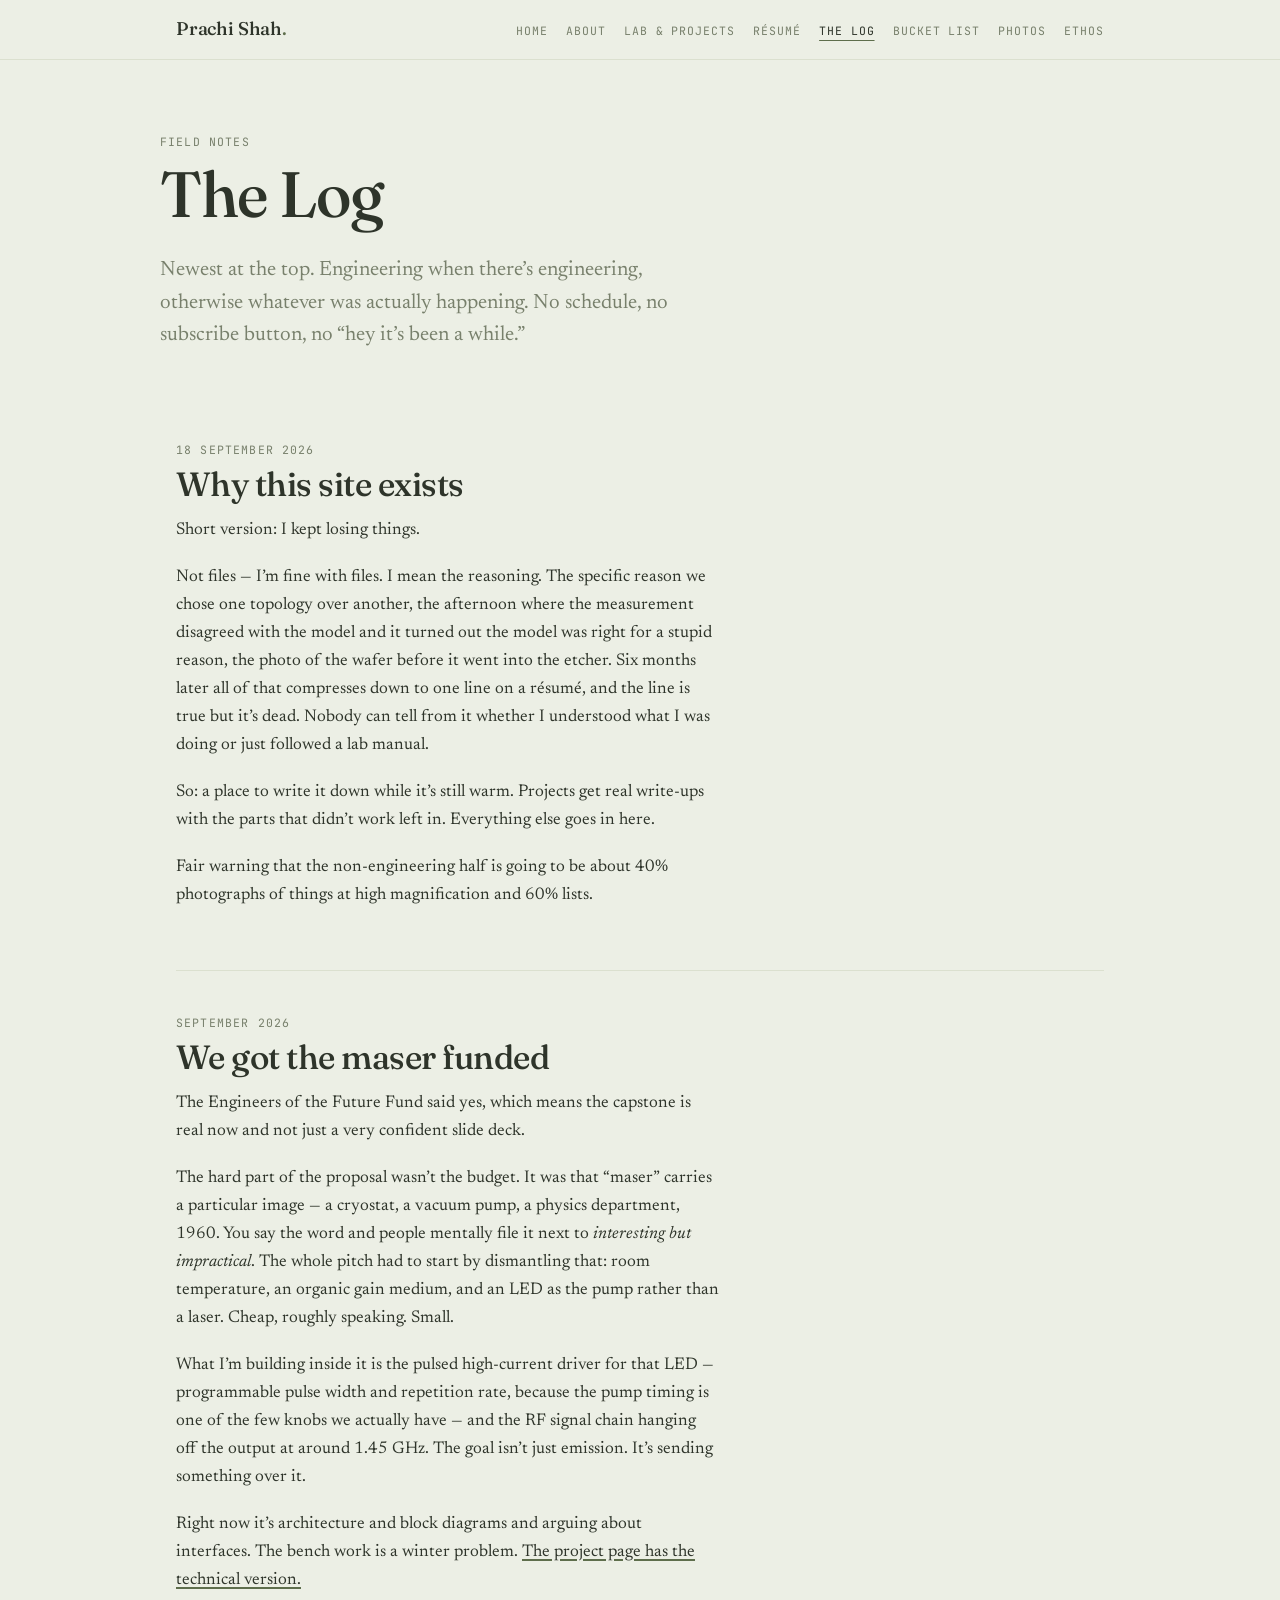
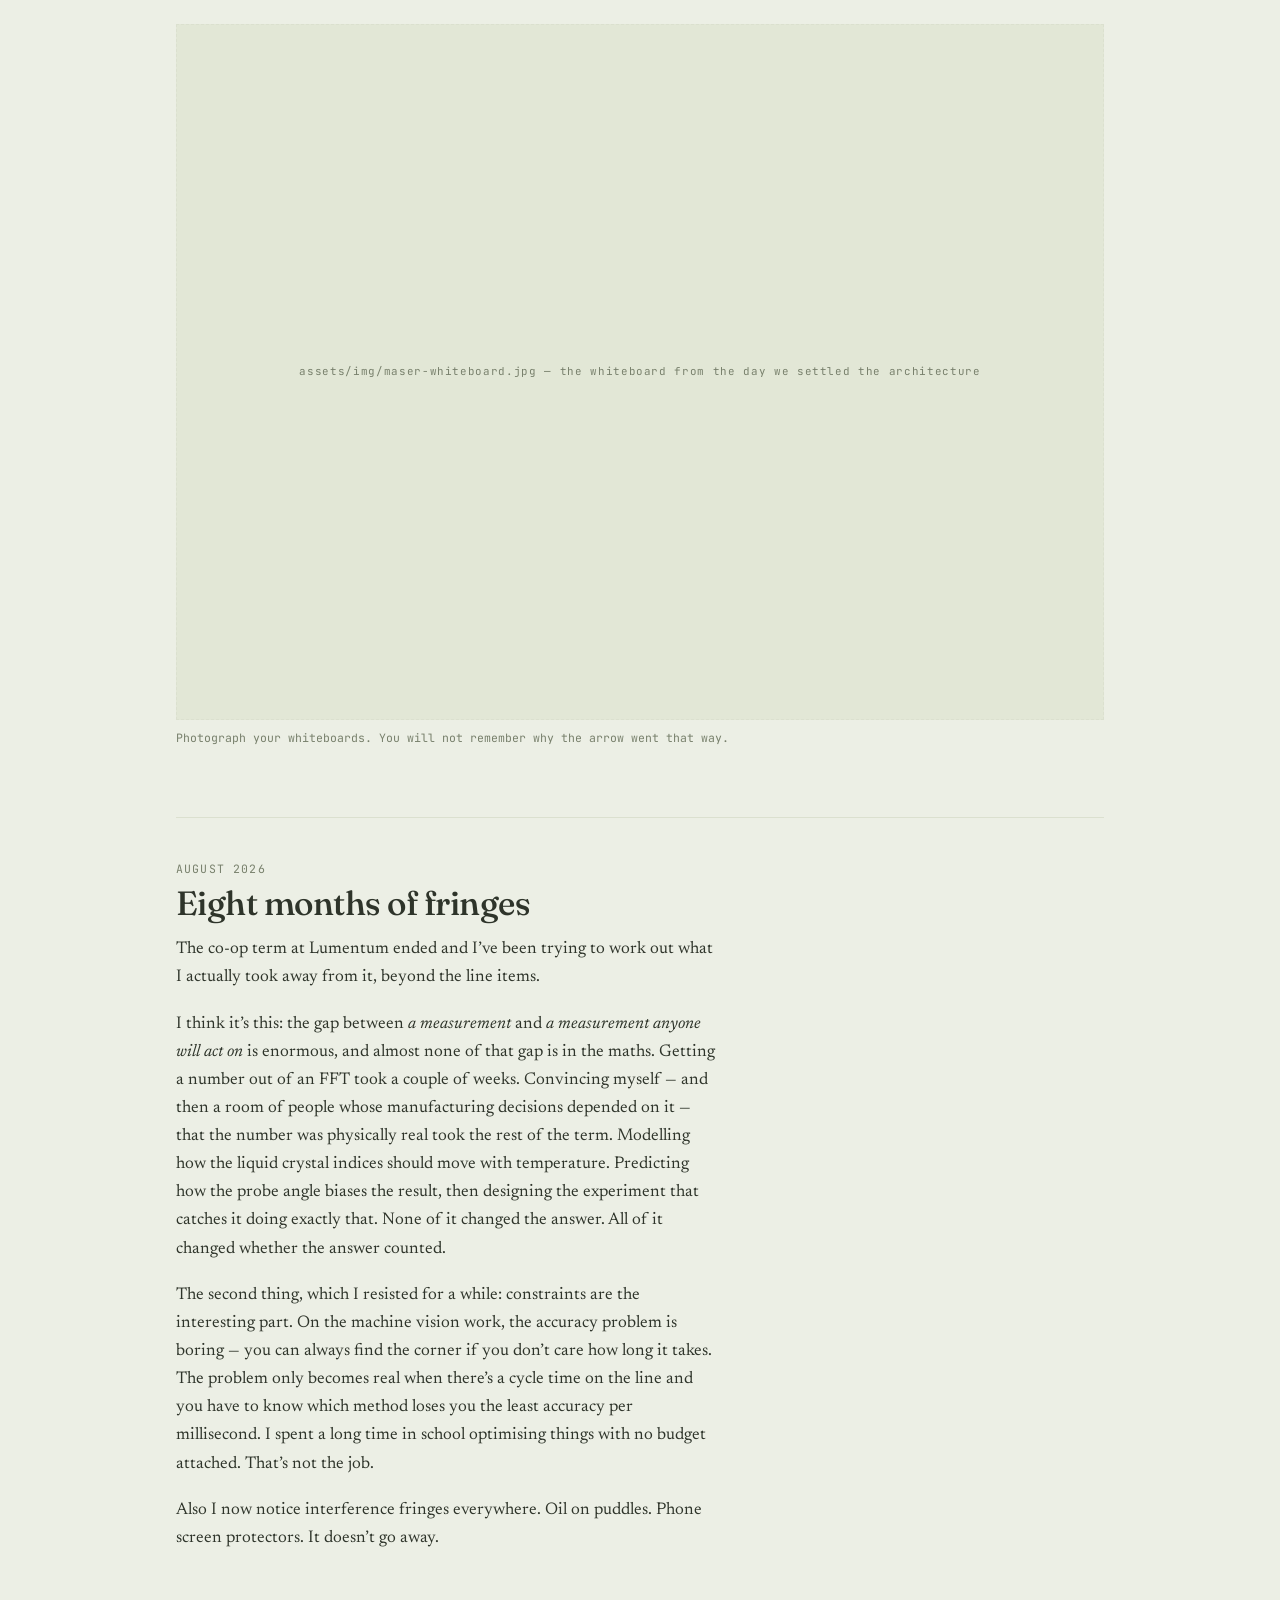
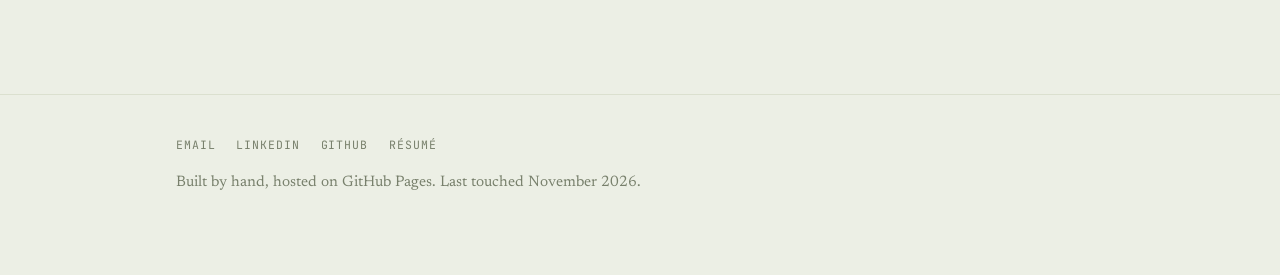
<file: log.html>
<!DOCTYPE html>
<html lang="en">
<head>
<meta charset="utf-8">
<meta name="viewport" content="width=device-width, initial-scale=1">
<title>The Log — Prachi Shah</title>
<meta name="description" content="Dated entries from Prachi Shah — engineering notes, term reports, and whatever else is on the bench.">
<link rel="preconnect" href="https://fonts.googleapis.com">
<link rel="preconnect" href="https://fonts.gstatic.com" crossorigin>
<link href="https://fonts.googleapis.com/css2?family=Fraunces:opsz,wght@9..144,400;9..144,600;9..144,700&family=Newsreader:ital,opsz,wght@0,6..72,400;0,6..72,600;1,6..72,400&family=JetBrains+Mono:wght@400;500&display=swap" rel="stylesheet">
<link rel="stylesheet" href="assets/style.css?v=20261123">
<link rel="icon" href="data:image/svg+xml,<svg xmlns='http://www.w3.org/2000/svg' viewBox='0 0 100 100'><text y='.9em' font-size='90'>◐</text></svg>">
</head>
<body>

<header class="masthead">
  <div class="wrap">
    <a class="wordmark" href="index.html">Prachi Shah<span>.</span></a>
    <nav class="nav">
      <a href="index.html">Home</a>
      <a href="about.html">About</a>
      <a href="projects.html">Lab &amp; Projects</a>
      <a href="resume.html">Résumé</a>
      <a href="log.html" aria-current="page">The Log</a>
      <a href="bucketlist.html">Bucket List</a>
      <a href="photos.html">Photos</a>
      <a href="ethos.html">Ethos</a>
    </nav>
  </div>
</header>

<main>

<section class="wrap page-head">
  <p class="meta">Field notes</p>
  <h1>The Log</h1>
  <div class="rule"></div>
  <p class="lede">Newest at the top. Engineering when there’s engineering, otherwise whatever was actually happening. No schedule, no subscribe button, no “hey it’s been a while.”</p>
</section>

<section class="wrap">

<!-- =====================================================================
     HOW TO ADD AN ENTRY
     Copy the template below, paste it directly under this comment so it
     lands at the top, and fill it in. The id is what the link on the
     home page points at, so keep it short and lowercase-with-dashes.

     <article class="entry" id="SHORT-NAME">
       <p class="meta">1 January 2027</p>
       <h2>Title goes here</h2>
       <div class="prose stack">
         <p>First paragraph.</p>
         <p>Second paragraph.</p>
       </div>
       <figure>
         <img src="assets/img/FILENAME.jpg" alt="Describe the photo">
         <figcaption>Caption.</figcaption>
       </figure>
     </article>
     ===================================================================== -->

<!-- ---------- ENTRY ---------- -->
<article class="entry" id="hello">
  <p class="meta">18 September 2026</p>
  <h2>Why this site exists</h2>
  <div class="prose stack">
    <p>Short version: I kept losing things.</p>
    <p>Not files — I’m fine with files. I mean the reasoning. The specific reason we chose one topology over another, the afternoon where the measurement disagreed with the model and it turned out the model was right for a stupid reason, the photo of the wafer before it went into the etcher. Six months later all of that compresses down to one line on a résumé, and the line is true but it’s dead. Nobody can tell from it whether I understood what I was doing or just followed a lab manual.</p>
    <p>So: a place to write it down while it’s still warm. Projects get real write-ups with the parts that didn’t work left in. Everything else goes in here.</p>
    <p>Fair warning that the non-engineering half is going to be about 40% photographs of things at high magnification and 60% lists.</p>
  </div>
</article>

<!-- ---------- ENTRY ---------- -->
<article class="entry" id="funded">
  <p class="meta">September 2026</p>
  <h2>We got the maser funded</h2>
  <div class="prose stack">
    <p>The Engineers of the Future Fund said yes, which means the capstone is real now and not just a very confident slide deck.</p>
    <p>The hard part of the proposal wasn’t the budget. It was that “maser” carries a particular image — a cryostat, a vacuum pump, a physics department, 1960. You say the word and people mentally file it next to <em>interesting but impractical</em>. The whole pitch had to start by dismantling that: room temperature, an organic gain medium, and an LED as the pump rather than a laser. Cheap, roughly speaking. Small.</p>
    <p>What I’m building inside it is the pulsed high-current driver for that LED — programmable pulse width and repetition rate, because the pump timing is one of the few knobs we actually have — and the RF signal chain hanging off the output at around 1.45&nbsp;GHz. The goal isn’t just emission. It’s sending something over it.</p>
    <p>Right now it’s architecture and block diagrams and arguing about interfaces. The bench work is a winter problem. <a href="projects.html#maser">The project page has the technical version.</a></p>
  </div>
  <figure>
    <div class="slot">assets/img/maser-whiteboard.jpg — the whiteboard from the day we settled the architecture</div>
    <figcaption>Photograph your whiteboards. You will not remember why the arrow went that way.</figcaption>
  </figure>
</article>

<!-- ---------- ENTRY ---------- -->
<article class="entry" id="eight-months">
  <p class="meta">August 2026</p>
  <h2>Eight months of fringes</h2>
  <div class="prose stack">
    <p>The co-op term at Lumentum ended and I’ve been trying to work out what I actually took away from it, beyond the line items.</p>
    <p>I think it’s this: the gap between <em>a measurement</em> and <em>a measurement anyone will act on</em> is enormous, and almost none of that gap is in the maths. Getting a number out of an FFT took a couple of weeks. Convincing myself — and then a room of people whose manufacturing decisions depended on it — that the number was physically real took the rest of the term. Modelling how the liquid crystal indices should move with temperature. Predicting how the probe angle biases the result, then designing the experiment that catches it doing exactly that. None of it changed the answer. All of it changed whether the answer counted.</p>
    <p>The second thing, which I resisted for a while: constraints are the interesting part. On the machine vision work, the accuracy problem is boring — you can always find the corner if you don’t care how long it takes. The problem only becomes real when there’s a cycle time on the line and you have to know which method loses you the least accuracy per millisecond. I spent a long time in school optimising things with no budget attached. That’s not the job.</p>
    <p>Also I now notice interference fringes everywhere. Oil on puddles. Phone screen protectors. It doesn’t go away.</p>
  </div>
</article>

</section>
</main>

<footer class="foot">
  <div class="wrap">
    <div class="links">
      <a href="mailto:shahprachi.sap@gmail.com">Email</a>
      <a href="https://www.linkedin.com/in/prachixsh">LinkedIn</a>
      <a href="https://github.com/PrachixShah">GitHub</a>
      <a href="resume.html">Résumé</a>
    </div>
    <p>Built by hand, hosted on GitHub Pages. Last touched November 2026.</p>
  </div>
</footer>

</body>
</html>
</file>
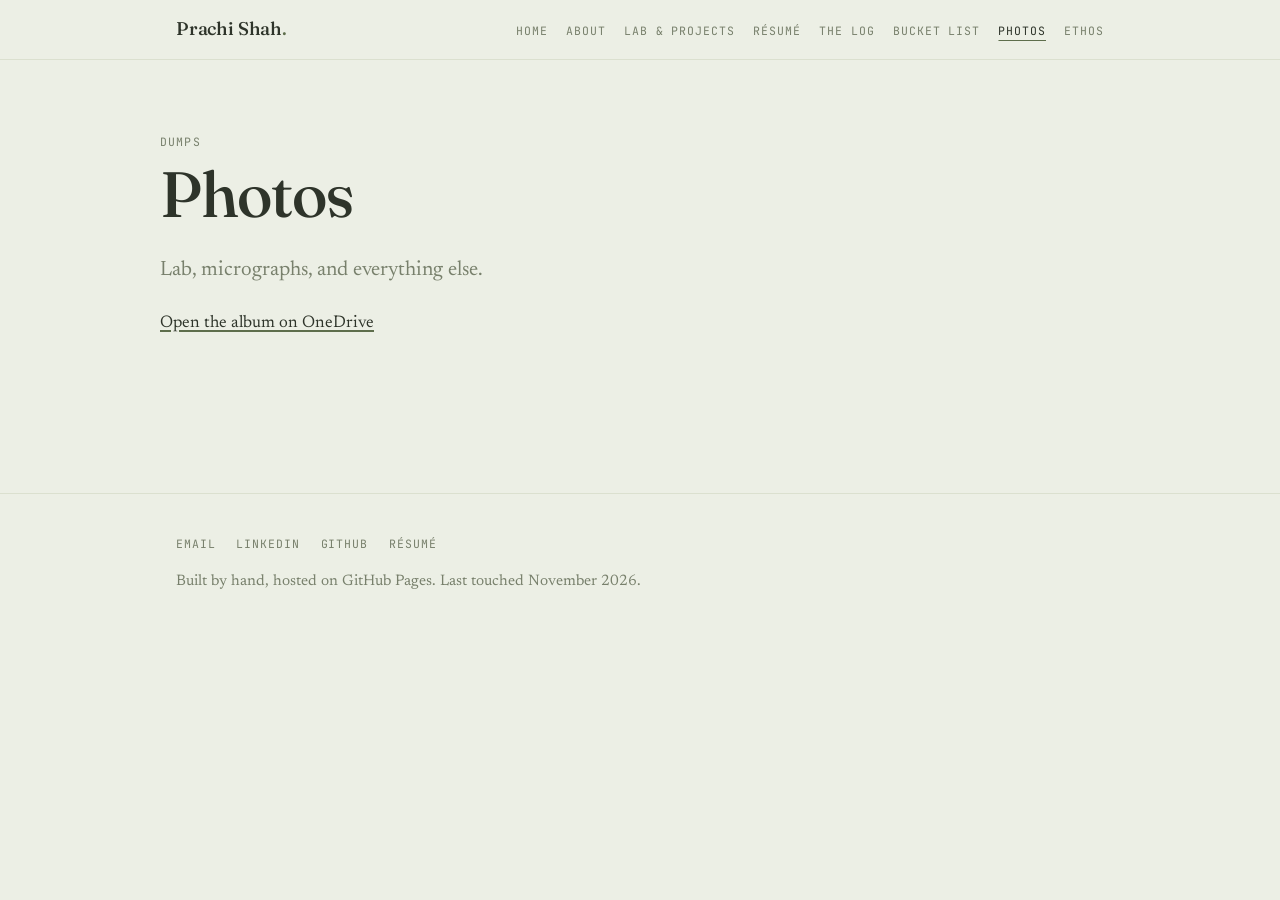
<file: photos.html>
<!DOCTYPE html>
<html lang="en">
<head>
<meta charset="utf-8">
<meta name="viewport" content="width=device-width, initial-scale=1">
<title>Photos — Prachi Shah</title>
<meta name="description" content="Photo dumps — lab, micrographs, and everything that isn't.">
<link rel="preconnect" href="https://fonts.googleapis.com">
<link rel="preconnect" href="https://fonts.gstatic.com" crossorigin>
<link href="https://fonts.googleapis.com/css2?family=Fraunces:opsz,wght@9..144,400;9..144,600;9..144,700&family=Newsreader:ital,opsz,wght@0,6..72,400;0,6..72,600;1,6..72,400&family=JetBrains+Mono:wght@400;500&display=swap" rel="stylesheet">
<link rel="stylesheet" href="assets/style.css?v=20261123">
<link rel="icon" href="data:image/svg+xml,<svg xmlns='http://www.w3.org/2000/svg' viewBox='0 0 100 100'><text y='.9em' font-size='90'>◐</text></svg>">
</head>
<body>

<header class="masthead">
  <div class="wrap">
    <a class="wordmark" href="index.html">Prachi Shah<span>.</span></a>
    <nav class="nav">
      <a href="index.html">Home</a>
      <a href="about.html">About</a>
      <a href="projects.html">Lab &amp; Projects</a>
      <a href="resume.html">Résumé</a>
      <a href="log.html">The Log</a>
      <a href="bucketlist.html">Bucket List</a>
      <a href="photos.html" aria-current="page">Photos</a>
      <a href="ethos.html">Ethos</a>
    </nav>
  </div>
</header>

<main>
<section class="wrap page-head">
  <p class="meta">Dumps</p>
  <h1>Photos</h1>
  <div class="rule"></div>
  <p class="lede">Lab, micrographs, and everything else.</p>
  <p><a href="https://1drv.ms/a/c/5d82a2a76e69cf3c/IgBeez_VZpeXT7K_r93Vu3HcAfT0gCy5bholcSu-1hvIw9E">Open the album on OneDrive</a></p>
</section>
<section class="wrap" aria-label="Photo gallery">
  <div class="grid">
    <!-- album photos -->
  </div>
</section>
</main>

<footer class="foot">
  <div class="wrap">
    <div class="links">
      <a href="mailto:shahprachi.sap@gmail.com">Email</a>
      <a href="https://www.linkedin.com/in/prachixsh">LinkedIn</a>
      <a href="https://github.com/PrachixShah">GitHub</a>
      <a href="resume.html">Résumé</a>
    </div>
    <p>Built by hand, hosted on GitHub Pages. Last touched November 2026.</p>
  </div>
</footer>

</body>
</html>
</file>
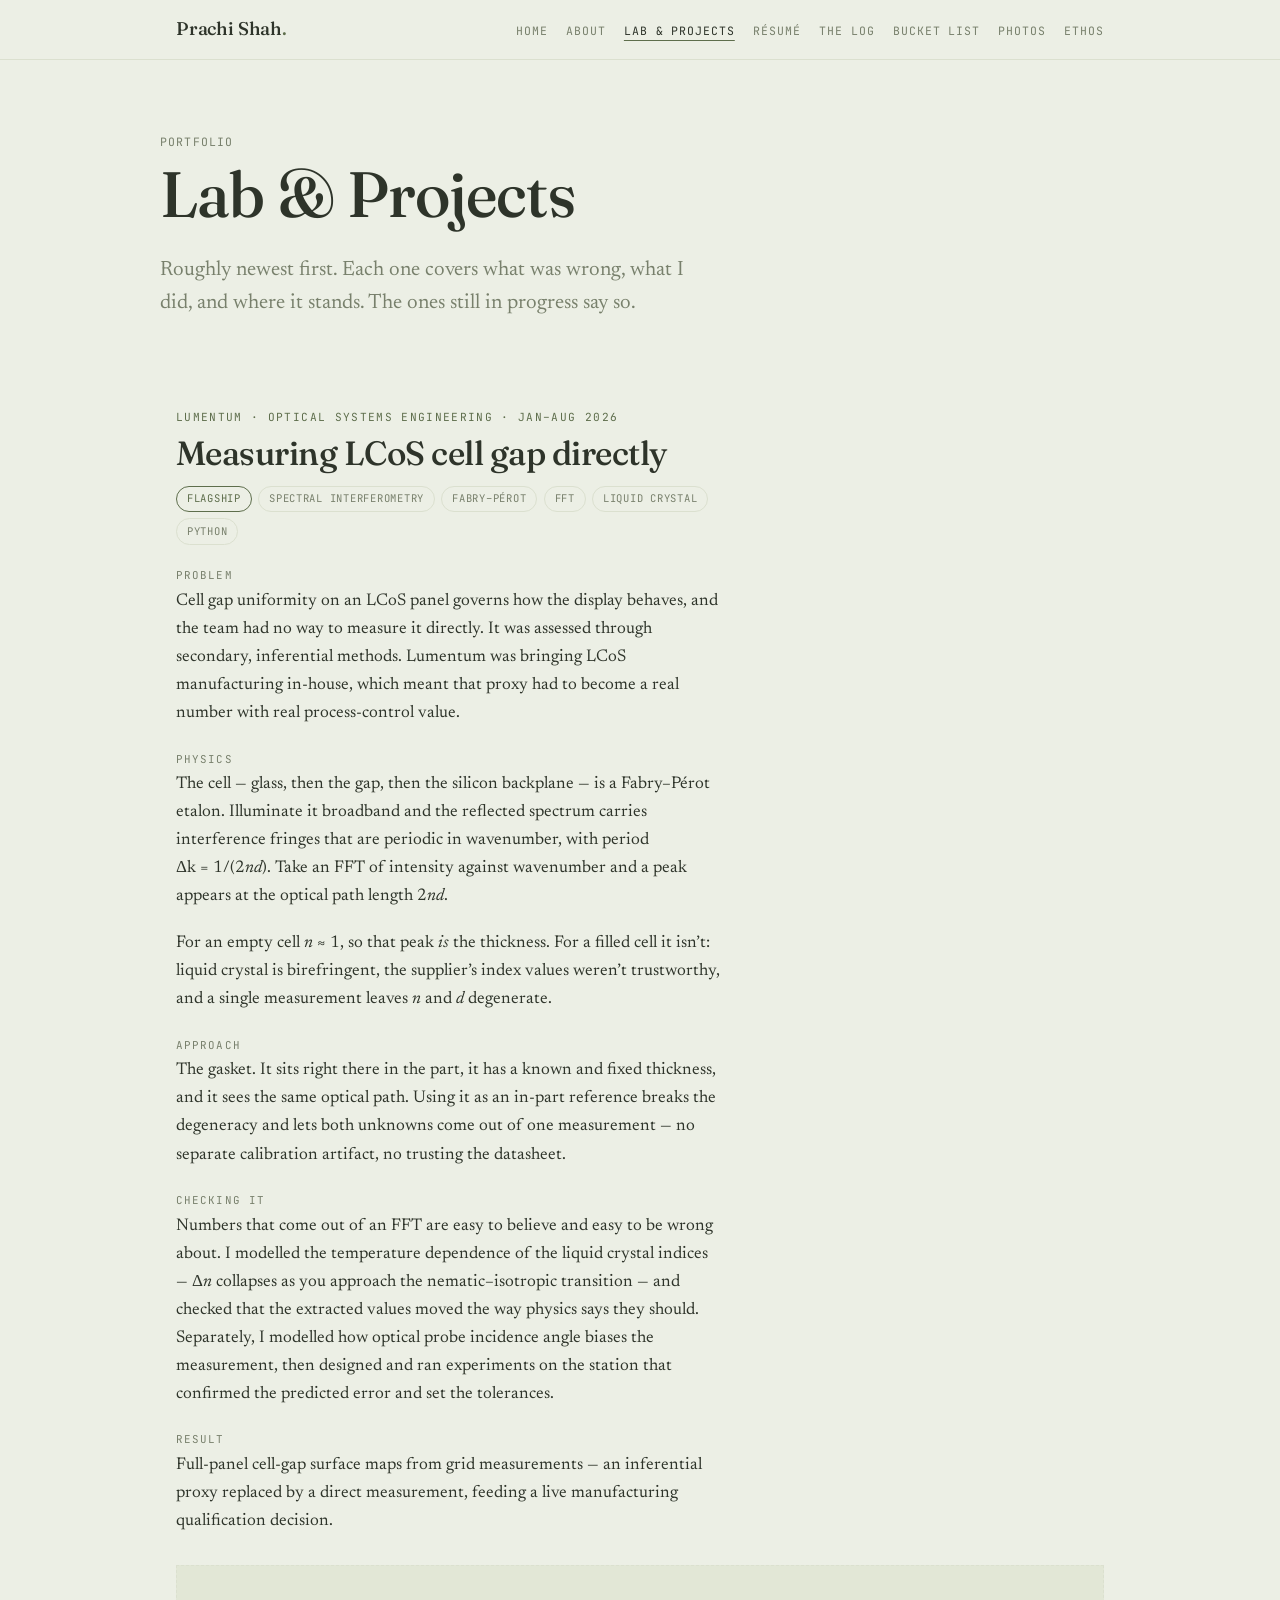
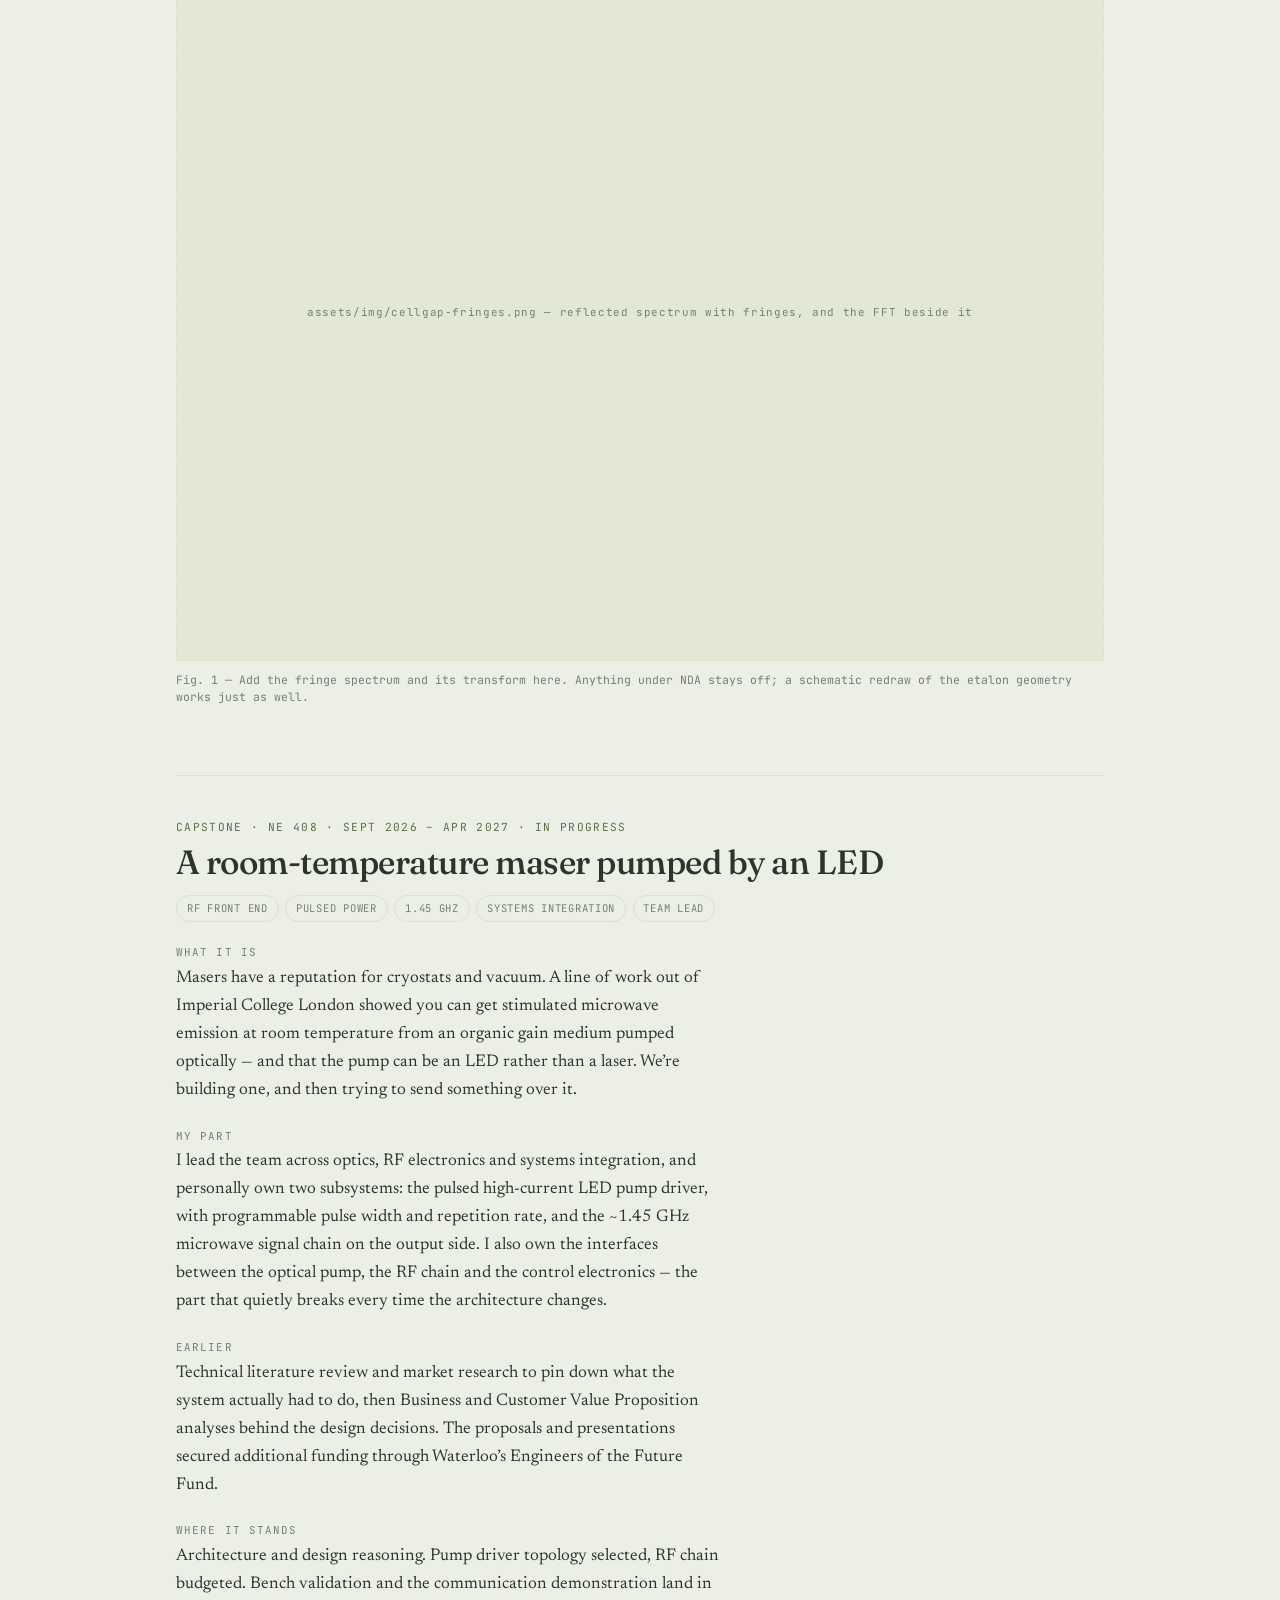
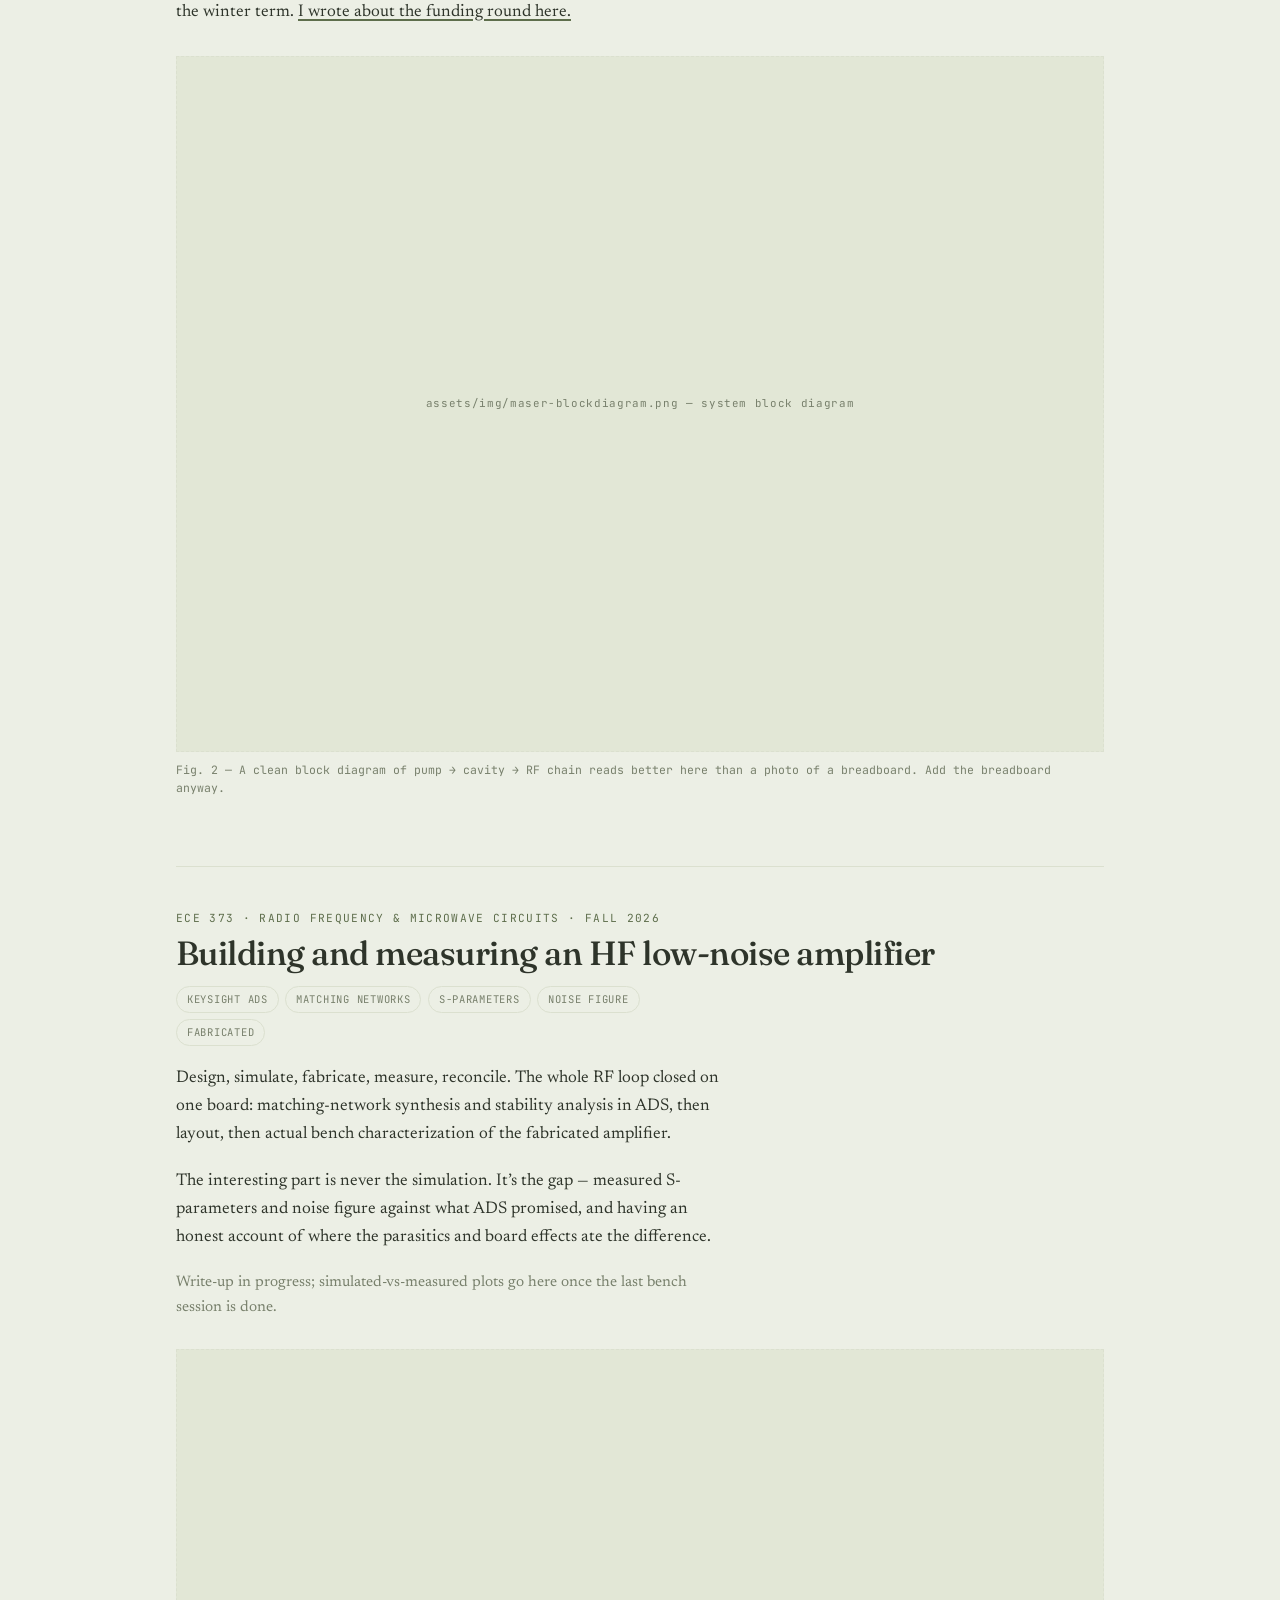
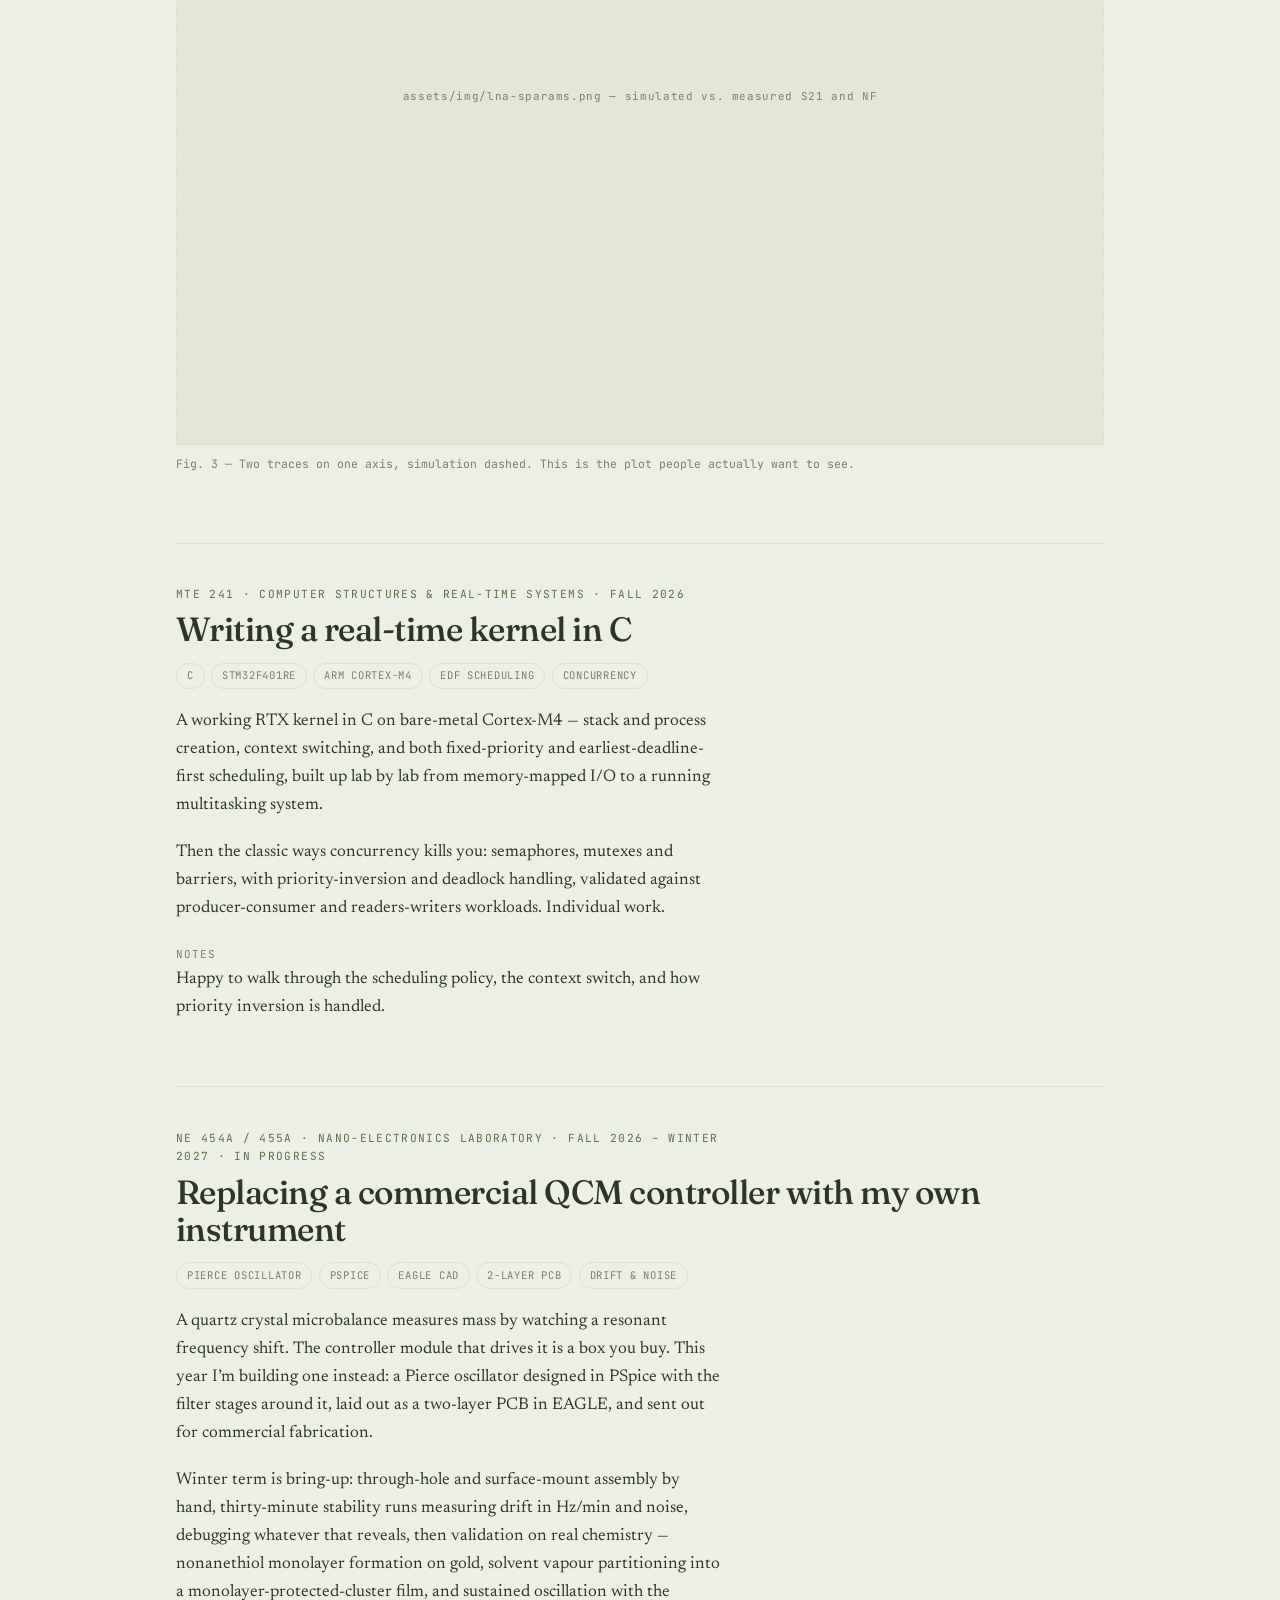
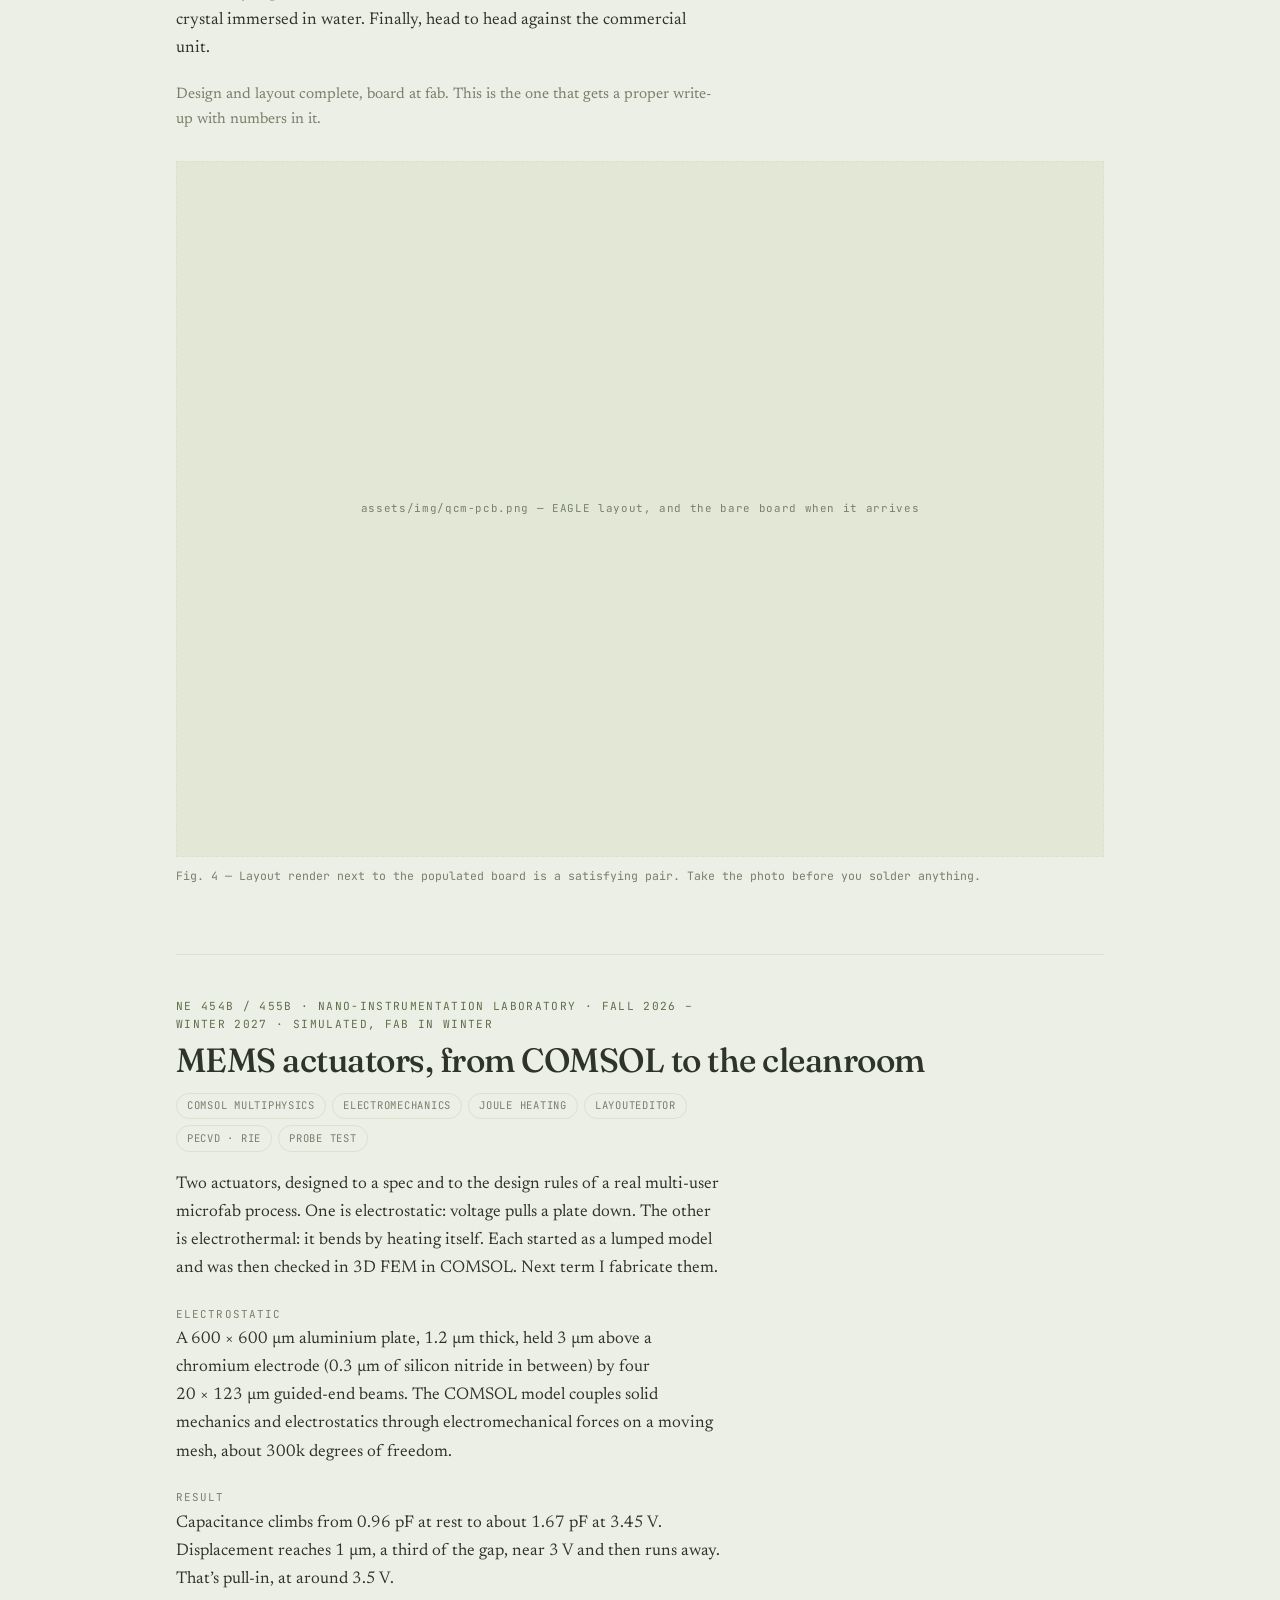
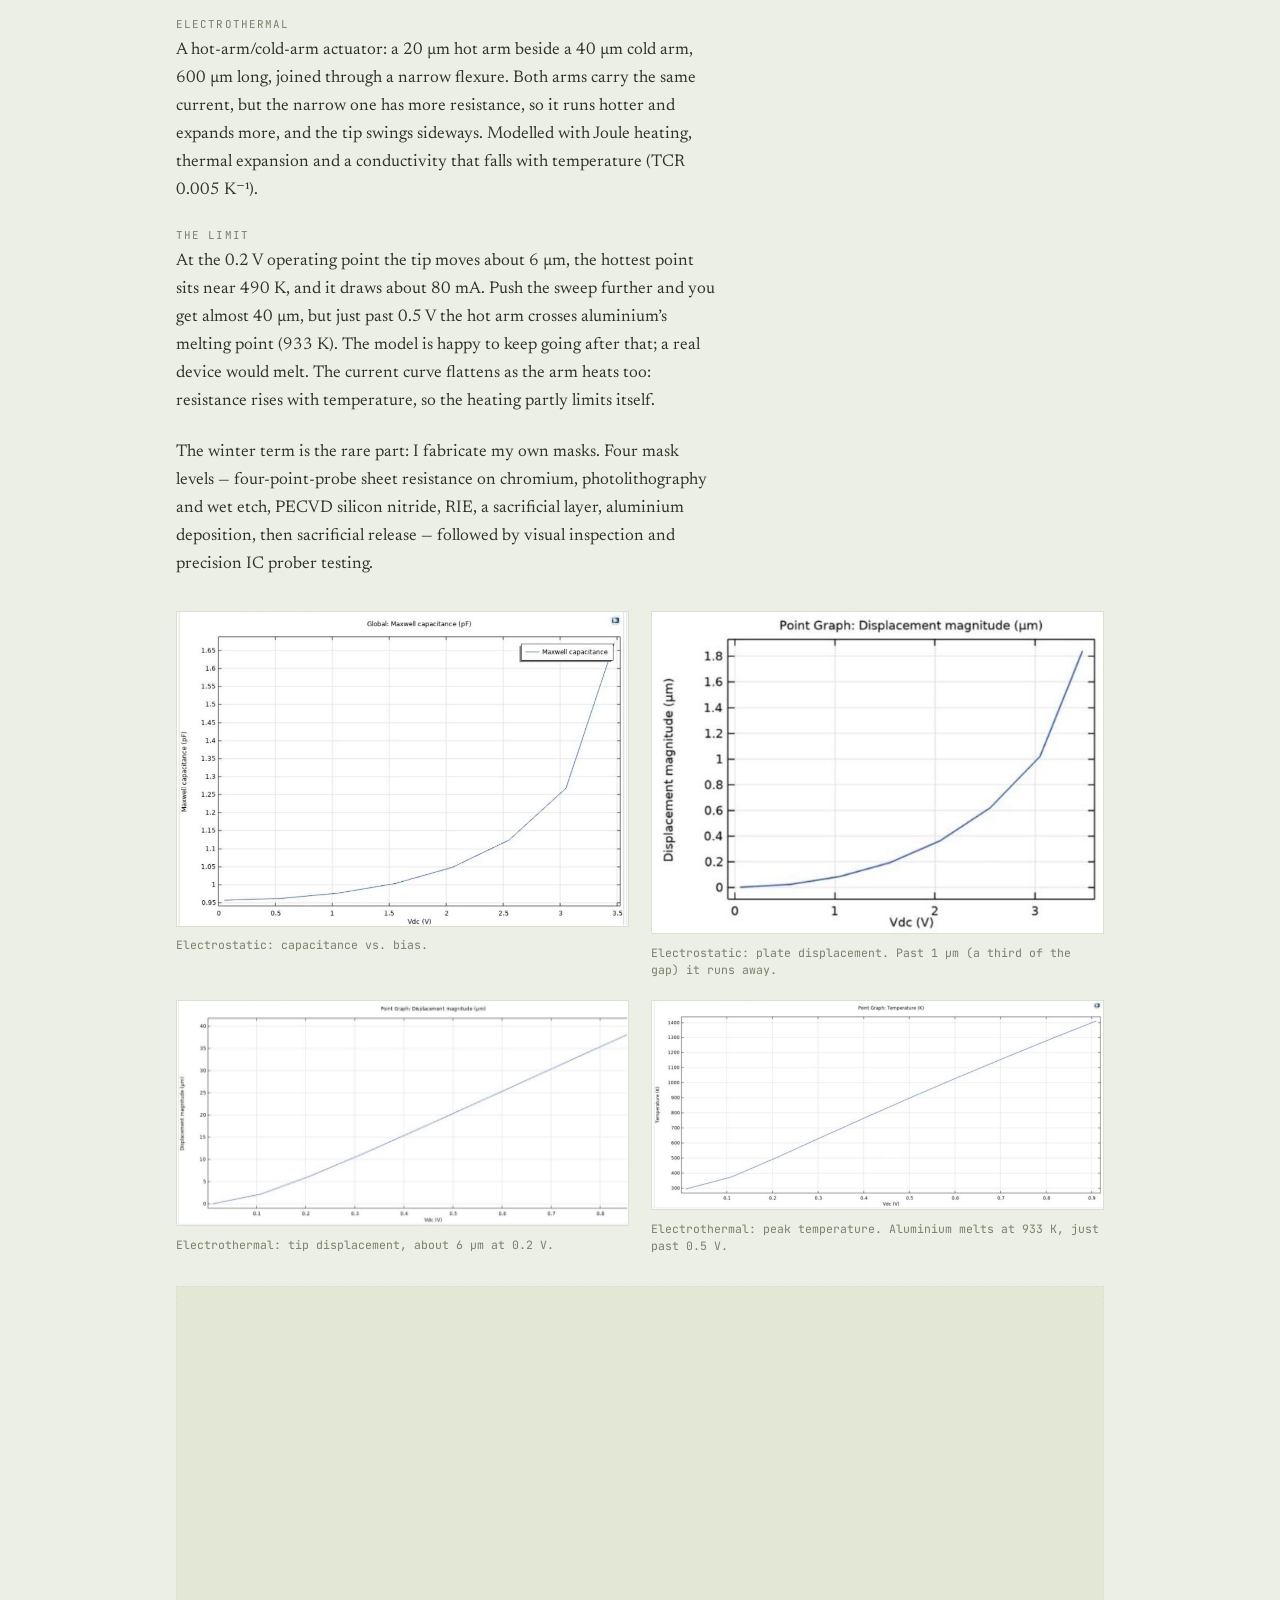
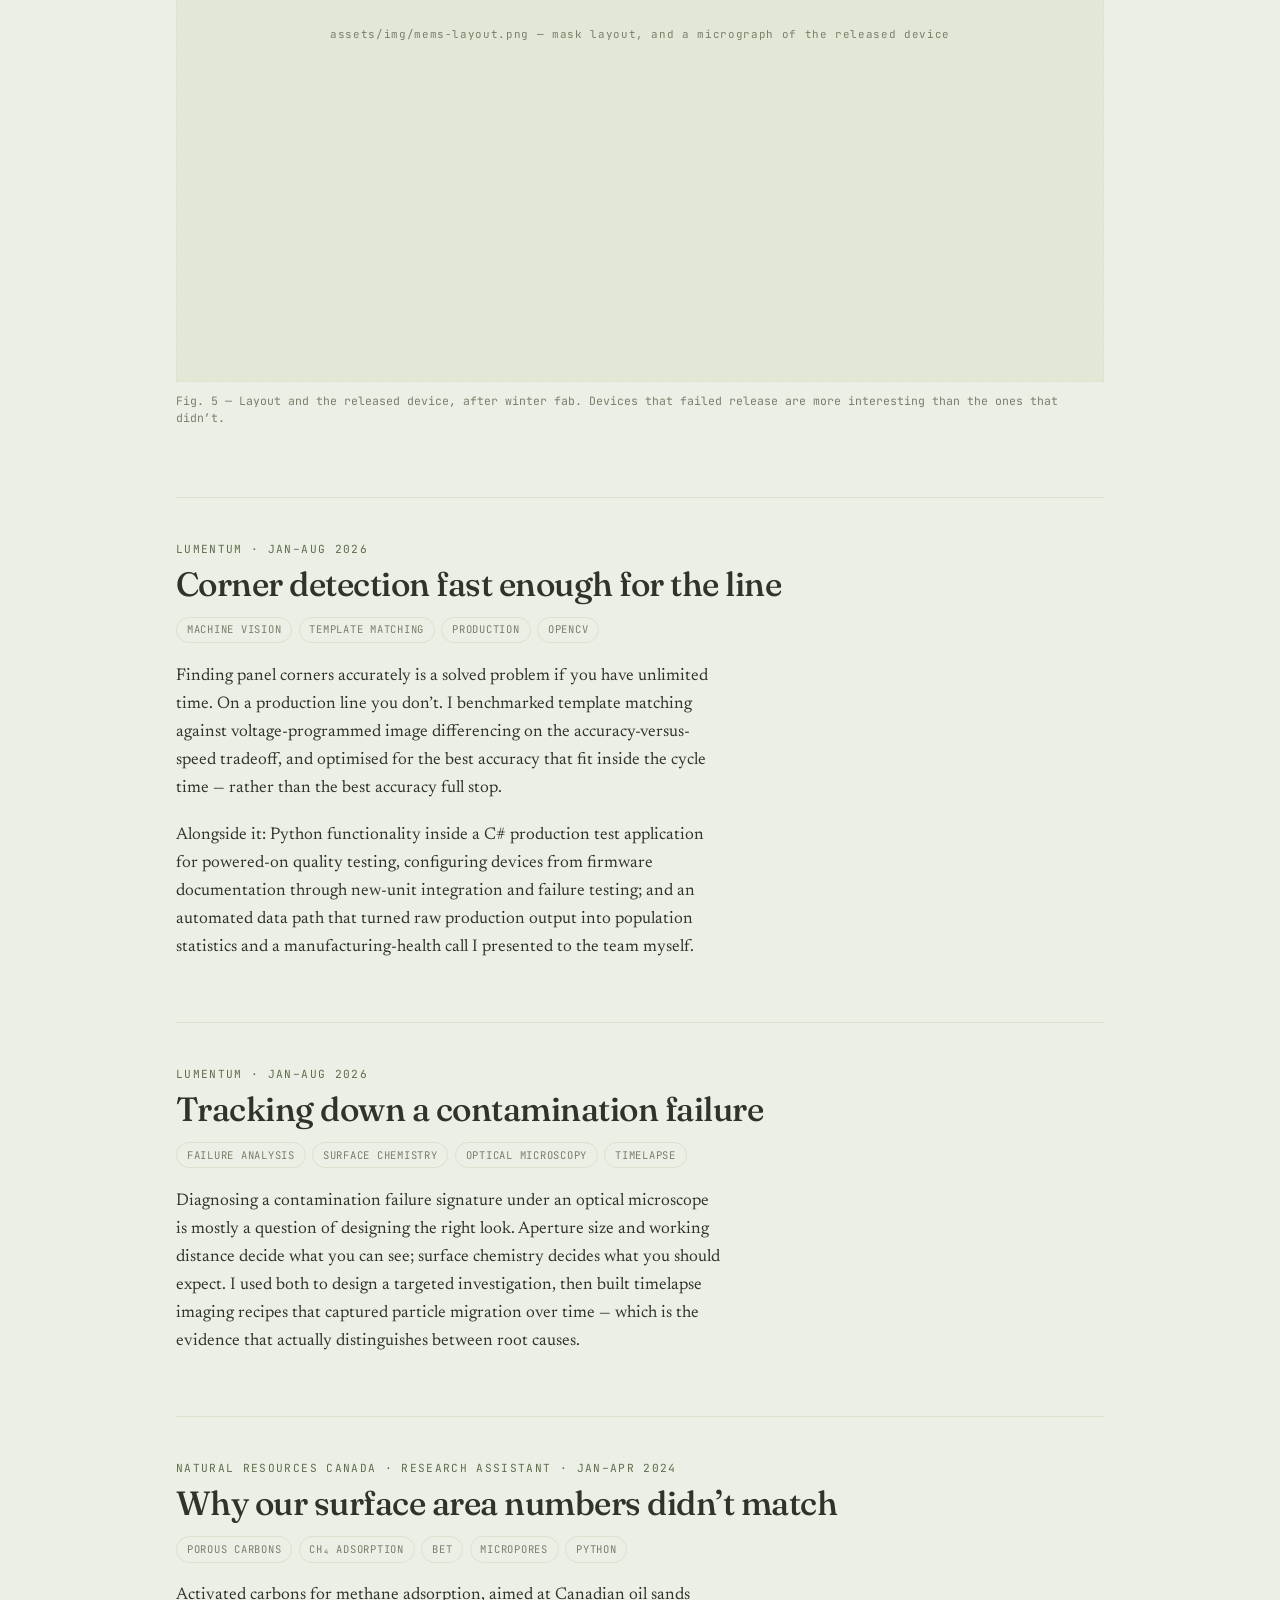
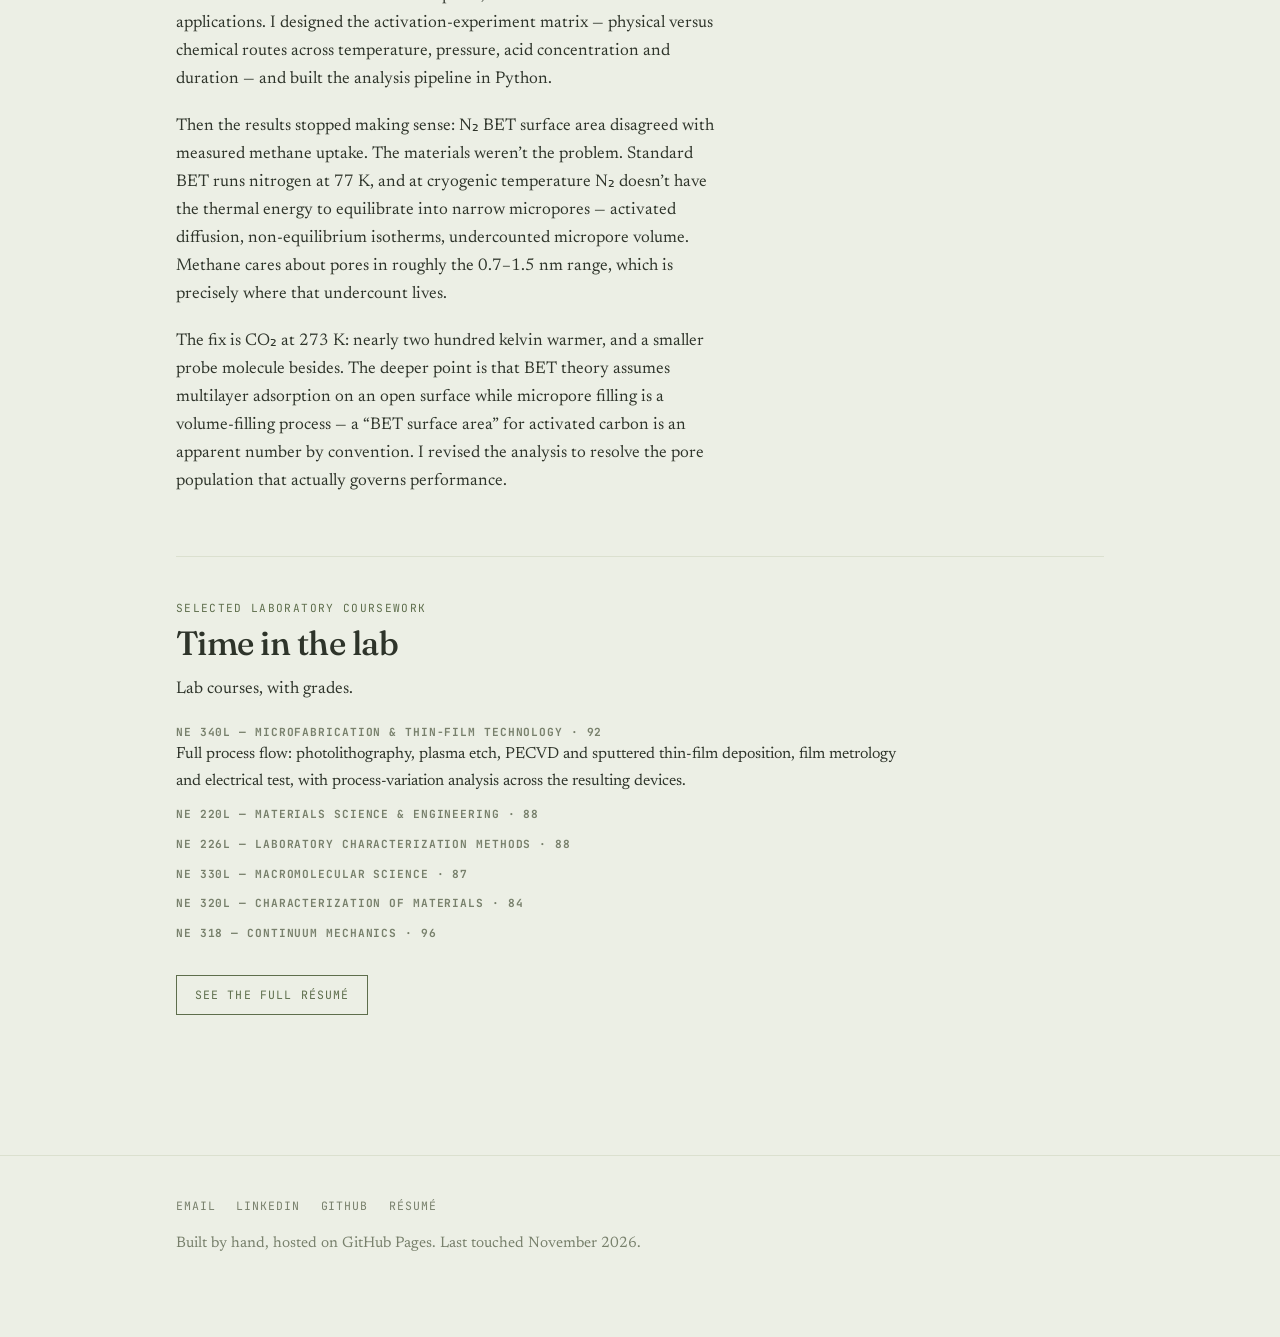
<file: projects.html>
<!DOCTYPE html>
<html lang="en">
<head>
<meta charset="utf-8">
<meta name="viewport" content="width=device-width, initial-scale=1">
<title>Lab &amp; Projects — Prachi Shah</title>
<meta name="description" content="Lab work and built projects: LCoS cell gap metrology, a room-temperature maser, an RF low-noise amplifier, an RTOS kernel, a QCM controller, MEMS actuators fabricated in a cleanroom.">
<link rel="preconnect" href="https://fonts.googleapis.com">
<link rel="preconnect" href="https://fonts.gstatic.com" crossorigin>
<link href="https://fonts.googleapis.com/css2?family=Fraunces:opsz,wght@9..144,400;9..144,600;9..144,700&family=Newsreader:ital,opsz,wght@0,6..72,400;0,6..72,600;1,6..72,400&family=JetBrains+Mono:wght@400;500&display=swap" rel="stylesheet">
<link rel="stylesheet" href="assets/style.css?v=20261123">
<link rel="icon" href="data:image/svg+xml,<svg xmlns='http://www.w3.org/2000/svg' viewBox='0 0 100 100'><text y='.9em' font-size='90'>◐</text></svg>">
</head>
<body>

<header class="masthead">
  <div class="wrap">
    <a class="wordmark" href="index.html">Prachi Shah<span>.</span></a>
    <nav class="nav">
      <a href="index.html">Home</a>
      <a href="about.html">About</a>
      <a href="projects.html" aria-current="page">Lab &amp; Projects</a>
      <a href="resume.html">Résumé</a>
      <a href="log.html">The Log</a>
      <a href="bucketlist.html">Bucket List</a>
      <a href="photos.html">Photos</a>
      <a href="ethos.html">Ethos</a>
    </nav>
  </div>
</header>

<main>

<section class="wrap page-head">
  <p class="meta">Portfolio</p>
  <h1>Lab &amp; Projects</h1>
  <div class="rule"></div>
  <p class="lede">Roughly newest first. Each one covers what was wrong, what I did, and where it stands. The ones still in progress say so.</p>
</section>

<section class="wrap">

<!-- =====================================================================
     HOW TO ADD A PROJECT
     Copy one <article class="entry"> ... </article> block, paste it where
     you want it, change the id, title, tags and text. Photos go in
     assets/img/ and get referenced with <img src="assets/img/name.jpg">.
     ===================================================================== -->

<!-- ---------- 1. CELL GAP METROLOGY ---------- -->
<article class="entry" id="cell-gap">
  <p class="kicker">Lumentum · Optical Systems Engineering · Jan–Aug 2026</p>
  <h2>Measuring LCoS cell gap directly</h2>
  <ul class="tags">
    <li class="tag hot">Flagship</li>
    <li class="tag">Spectral interferometry</li>
    <li class="tag">Fabry–Pérot</li>
    <li class="tag">FFT</li>
    <li class="tag">Liquid crystal</li>
    <li class="tag">Python</li>
  </ul>

  <div class="beat">
    <span class="beat-label">Problem</span>
    <p>Cell gap uniformity on an LCoS panel governs how the display behaves, and the team had no way to measure it directly. It was assessed through secondary, inferential methods. Lumentum was bringing LCoS manufacturing in-house, which meant that proxy had to become a real number with real process-control value.</p>
  </div>

  <div class="beat">
    <span class="beat-label">Physics</span>
    <p>The cell — glass, then the gap, then the silicon backplane — is a Fabry–Pérot etalon. Illuminate it broadband and the reflected spectrum carries interference fringes that are periodic in wavenumber, with period Δk&nbsp;=&nbsp;1/(2<em>nd</em>). Take an FFT of intensity against wavenumber and a peak appears at the optical path length 2<em>nd</em>.</p>
    <p>For an empty cell <em>n</em>&nbsp;≈&nbsp;1, so that peak <em>is</em> the thickness. For a filled cell it isn’t: liquid crystal is birefringent, the supplier’s index values weren’t trustworthy, and a single measurement leaves <em>n</em> and <em>d</em> degenerate.</p>
  </div>

  <div class="beat">
    <span class="beat-label">Approach</span>
    <p>The gasket. It sits right there in the part, it has a known and fixed thickness, and it sees the same optical path. Using it as an in-part reference breaks the degeneracy and lets both unknowns come out of one measurement — no separate calibration artifact, no trusting the datasheet.</p>
  </div>

  <div class="beat">
    <span class="beat-label">Checking it</span>
    <p>Numbers that come out of an FFT are easy to believe and easy to be wrong about. I modelled the temperature dependence of the liquid crystal indices — Δ<em>n</em> collapses as you approach the nematic–isotropic transition — and checked that the extracted values moved the way physics says they should. Separately, I modelled how optical probe incidence angle biases the measurement, then designed and ran experiments on the station that confirmed the predicted error and set the tolerances.</p>
  </div>

  <div class="beat">
    <span class="beat-label">Result</span>
    <p>Full-panel cell-gap surface maps from grid measurements — an inferential proxy replaced by a direct measurement, feeding a live manufacturing qualification decision.</p>
  </div>

  <figure>
    <div class="slot">assets/img/cellgap-fringes.png — reflected spectrum with fringes, and the FFT beside it</div>
    <figcaption>Fig. 1 — Add the fringe spectrum and its transform here. Anything under NDA stays off; a schematic redraw of the etalon geometry works just as well.</figcaption>
  </figure>
</article>

<!-- ---------- 2. MASER ---------- -->
<article class="entry" id="maser">
  <p class="kicker">Capstone · NE 408 · Sept 2026 – Apr 2027 · In progress</p>
  <h2>A room-temperature maser pumped by an LED</h2>
  <ul class="tags">
    <li class="tag">RF front end</li>
    <li class="tag">Pulsed power</li>
    <li class="tag">1.45 GHz</li>
    <li class="tag">Systems integration</li>
    <li class="tag">Team lead</li>
  </ul>

  <div class="beat">
    <span class="beat-label">What it is</span>
    <p>Masers have a reputation for cryostats and vacuum. A line of work out of Imperial College London showed you can get stimulated microwave emission at room temperature from an organic gain medium pumped optically — and that the pump can be an LED rather than a laser. We’re building one, and then trying to send something over it.</p>
  </div>

  <div class="beat">
    <span class="beat-label">My part</span>
    <p>I lead the team across optics, RF electronics and systems integration, and personally own two subsystems: the pulsed high-current LED pump driver, with programmable pulse width and repetition rate, and the ~1.45&nbsp;GHz microwave signal chain on the output side. I also own the interfaces between the optical pump, the RF chain and the control electronics — the part that quietly breaks every time the architecture changes.</p>
  </div>

  <div class="beat">
    <span class="beat-label">Earlier</span>
    <p>Technical literature review and market research to pin down what the system actually had to do, then Business and Customer Value Proposition analyses behind the design decisions. The proposals and presentations secured additional funding through Waterloo’s Engineers of the Future Fund.</p>
  </div>

  <div class="beat">
    <span class="beat-label">Where it stands</span>
    <p>Architecture and design reasoning. Pump driver topology selected, RF chain budgeted. Bench validation and the communication demonstration land in the winter term. <a href="log.html#funded">I wrote about the funding round here.</a></p>
  </div>

  <figure>
    <div class="slot">assets/img/maser-blockdiagram.png — system block diagram</div>
    <figcaption>Fig. 2 — A clean block diagram of pump → cavity → RF chain reads better here than a photo of a breadboard. Add the breadboard anyway.</figcaption>
  </figure>
</article>

<!-- ---------- 3. LNA ---------- -->
<article class="entry" id="lna">
  <p class="kicker">ECE 373 · Radio Frequency &amp; Microwave Circuits · Fall 2026</p>
  <h2>Building and measuring an HF low-noise amplifier</h2>
  <ul class="tags">
    <li class="tag">Keysight ADS</li>
    <li class="tag">Matching networks</li>
    <li class="tag">S-parameters</li>
    <li class="tag">Noise figure</li>
    <li class="tag">Fabricated</li>
  </ul>
  <p>Design, simulate, fabricate, measure, reconcile. The whole RF loop closed on one board: matching-network synthesis and stability analysis in ADS, then layout, then actual bench characterization of the fabricated amplifier.</p>
  <p>The interesting part is never the simulation. It’s the gap — measured S-parameters and noise figure against what ADS promised, and having an honest account of where the parasitics and board effects ate the difference.</p>
  <p class="entry-note">Write-up in progress; simulated-vs-measured plots go here once the last bench session is done.</p>
  <figure>
    <div class="slot">assets/img/lna-sparams.png — simulated vs. measured S21 and NF</div>
    <figcaption>Fig. 3 — Two traces on one axis, simulation dashed. This is the plot people actually want to see.</figcaption>
  </figure>
</article>

<!-- ---------- 4. RTOS ---------- -->
<article class="entry" id="rtos">
  <p class="kicker">MTE 241 · Computer Structures &amp; Real-Time Systems · Fall 2026</p>
  <h2>Writing a real-time kernel in C</h2>
  <ul class="tags">
    <li class="tag">C</li>
    <li class="tag">STM32F401RE</li>
    <li class="tag">ARM Cortex-M4</li>
    <li class="tag">EDF scheduling</li>
    <li class="tag">Concurrency</li>
  </ul>
  <p>A working RTX kernel in C on bare-metal Cortex-M4 — stack and process creation, context switching, and both fixed-priority and earliest-deadline-first scheduling, built up lab by lab from memory-mapped I/O to a running multitasking system.</p>
  <p>Then the classic ways concurrency kills you: semaphores, mutexes and barriers, with priority-inversion and deadlock handling, validated against producer-consumer and readers-writers workloads. Individual work.</p>
  <div class="beat">
    <span class="beat-label">Notes</span>
    <p>Happy to walk through the scheduling policy, the context switch, and how priority inversion is handled.</p>
  </div>
</article>

<!-- ---------- 5. QCM ---------- -->
<article class="entry" id="qcm">
  <p class="kicker">NE 454A / 455A · Nano-Electronics Laboratory · Fall 2026 – Winter 2027 · In progress</p>
  <h2>Replacing a commercial QCM controller with my own instrument</h2>
  <ul class="tags">
    <li class="tag">Pierce oscillator</li>
    <li class="tag">PSpice</li>
    <li class="tag">EAGLE CAD</li>
    <li class="tag">2-layer PCB</li>
    <li class="tag">Drift &amp; noise</li>
  </ul>
  <p>A quartz crystal microbalance measures mass by watching a resonant frequency shift. The controller module that drives it is a box you buy. This year I’m building one instead: a Pierce oscillator designed in PSpice with the filter stages around it, laid out as a two-layer PCB in EAGLE, and sent out for commercial fabrication.</p>
  <p>Winter term is bring-up: through-hole and surface-mount assembly by hand, thirty-minute stability runs measuring drift in Hz/min and noise, debugging whatever that reveals, then validation on real chemistry — nonanethiol monolayer formation on gold, solvent vapour partitioning into a monolayer-protected-cluster film, and sustained oscillation with the crystal immersed in water. Finally, head to head against the commercial unit.</p>
  <p class="entry-note">Design and layout complete, board at fab. This is the one that gets a proper write-up with numbers in it.</p>
  <figure>
    <div class="slot">assets/img/qcm-pcb.png — EAGLE layout, and the bare board when it arrives</div>
    <figcaption>Fig. 4 — Layout render next to the populated board is a satisfying pair. Take the photo before you solder anything.</figcaption>
  </figure>
</article>

<!-- ---------- 6. MEMS ---------- -->
<article class="entry" id="mems">
  <p class="kicker">NE 454B / 455B · Nano-Instrumentation Laboratory · Fall 2026 – Winter 2027 · Simulated, fab in winter</p>
  <h2>MEMS actuators, from COMSOL to the cleanroom</h2>
  <ul class="tags">
    <li class="tag">COMSOL Multiphysics</li>
    <li class="tag">Electromechanics</li>
    <li class="tag">Joule heating</li>
    <li class="tag">LayoutEditor</li>
    <li class="tag">PECVD · RIE</li>
    <li class="tag">Probe test</li>
  </ul>
  <p>Two actuators, designed to a spec and to the design rules of a real multi-user microfab process. One is electrostatic: voltage pulls a plate down. The other is electrothermal: it bends by heating itself. Each started as a lumped model and was then checked in 3D FEM in COMSOL. Next term I fabricate them.</p>
  <div class="beat">
    <span class="beat-label">Electrostatic</span>
    <p>A 600&nbsp;×&nbsp;600&nbsp;µm aluminium plate, 1.2&nbsp;µm thick, held 3&nbsp;µm above a chromium electrode (0.3&nbsp;µm of silicon nitride in between) by four 20&nbsp;×&nbsp;123&nbsp;µm guided-end beams. The COMSOL model couples solid mechanics and electrostatics through electromechanical forces on a moving mesh, about 300k degrees of freedom.</p>
  </div>
  <div class="beat">
    <span class="beat-label">Result</span>
    <p>Capacitance climbs from 0.96&nbsp;pF at rest to about 1.67&nbsp;pF at 3.45&nbsp;V. Displacement reaches 1&nbsp;µm, a third of the gap, near 3&nbsp;V and then runs away. That’s pull-in, at around 3.5&nbsp;V.</p>
  </div>
  <div class="beat">
    <span class="beat-label">Electrothermal</span>
    <p>A hot-arm/cold-arm actuator: a 20&nbsp;µm hot arm beside a 40&nbsp;µm cold arm, 600&nbsp;µm long, joined through a narrow flexure. Both arms carry the same current, but the narrow one has more resistance, so it runs hotter and expands more, and the tip swings sideways. Modelled with Joule heating, thermal expansion and a conductivity that falls with temperature (TCR 0.005&nbsp;K⁻¹).</p>
  </div>
  <div class="beat">
    <span class="beat-label">The limit</span>
    <p>At the 0.2&nbsp;V operating point the tip moves about 6&nbsp;µm, the hottest point sits near 490&nbsp;K, and it draws about 80&nbsp;mA. Push the sweep further and you get almost 40&nbsp;µm, but just past 0.5&nbsp;V the hot arm crosses aluminium’s melting point (933&nbsp;K). The model is happy to keep going after that; a real device would melt. The current curve flattens as the arm heats too: resistance rises with temperature, so the heating partly limits itself.</p>
  </div>
  <p>The winter term is the rare part: I fabricate my own masks. Four mask levels — four-point-probe sheet resistance on chromium, photolithography and wet etch, PECVD silicon nitride, RIE, a sacrificial layer, aluminium deposition, then sacrificial release — followed by visual inspection and precision IC prober testing.</p>
  <div class="grid" style="grid-template-columns:repeat(auto-fill,minmax(min(100%,400px),1fr))">
    <figure>
      <img src="assets/img/mems-esa-cv.png" alt="COMSOL plot: electrostatic actuator capacitance rising from 0.96 pF to about 1.67 pF as bias goes to 3.45 V">
      <figcaption>Electrostatic: capacitance vs. bias.</figcaption>
    </figure>
    <figure>
      <img src="assets/img/mems-esa-disp.png" alt="COMSOL plot: electrostatic plate displacement passing 1 µm near 3 V and running away toward pull-in">
      <figcaption>Electrostatic: plate displacement. Past 1&nbsp;µm (a third of the gap) it runs away.</figcaption>
    </figure>
    <figure>
      <img src="assets/img/mems-eta-disp.png" alt="COMSOL plot: electrothermal actuator tip displacement rising roughly linearly to almost 40 µm">
      <figcaption>Electrothermal: tip displacement, about 6&nbsp;µm at 0.2&nbsp;V.</figcaption>
    </figure>
    <figure>
      <img src="assets/img/mems-eta-temp.png" alt="COMSOL plot: electrothermal hot-arm peak temperature rising from 293 K to about 1400 K by 0.9 V">
      <figcaption>Electrothermal: peak temperature. Aluminium melts at 933&nbsp;K, just past 0.5&nbsp;V.</figcaption>
    </figure>
  </div>
  <figure>
    <div class="slot">assets/img/mems-layout.png — mask layout, and a micrograph of the released device</div>
    <figcaption>Fig. 5 — Layout and the released device, after winter fab. Devices that failed release are more interesting than the ones that didn’t.</figcaption>
  </figure>
</article>

<!-- ---------- 7. MACHINE VISION ---------- -->
<article class="entry" id="vision">
  <p class="kicker">Lumentum · Jan–Aug 2026</p>
  <h2>Corner detection fast enough for the line</h2>
  <ul class="tags">
    <li class="tag">Machine vision</li>
    <li class="tag">Template matching</li>
    <li class="tag">Production</li>
    <li class="tag">OpenCV</li>
  </ul>
  <p>Finding panel corners accurately is a solved problem if you have unlimited time. On a production line you don’t. I benchmarked template matching against voltage-programmed image differencing on the accuracy-versus-speed tradeoff, and optimised for the best accuracy that fit inside the cycle time — rather than the best accuracy full stop.</p>
  <p>Alongside it: Python functionality inside a C# production test application for powered-on quality testing, configuring devices from firmware documentation through new-unit integration and failure testing; and an automated data path that turned raw production output into population statistics and a manufacturing-health call I presented to the team myself.</p>
</article>

<!-- ---------- 8. CONTAMINATION ---------- -->
<article class="entry" id="contamination">
  <p class="kicker">Lumentum · Jan–Aug 2026</p>
  <h2>Tracking down a contamination failure</h2>
  <ul class="tags">
    <li class="tag">Failure analysis</li>
    <li class="tag">Surface chemistry</li>
    <li class="tag">Optical microscopy</li>
    <li class="tag">Timelapse</li>
  </ul>
  <p>Diagnosing a contamination failure signature under an optical microscope is mostly a question of designing the right look. Aperture size and working distance decide what you can see; surface chemistry decides what you should expect. I used both to design a targeted investigation, then built timelapse imaging recipes that captured particle migration over time — which is the evidence that actually distinguishes between root causes.</p>
</article>

<!-- ---------- 9. BET / METHANE ---------- -->
<article class="entry" id="bet">
  <p class="kicker">Natural Resources Canada · Research Assistant · Jan–Apr 2024</p>
  <h2>Why our surface area numbers didn’t match</h2>
  <ul class="tags">
    <li class="tag">Porous carbons</li>
    <li class="tag">CH₄ adsorption</li>
    <li class="tag">BET</li>
    <li class="tag">Micropores</li>
    <li class="tag">Python</li>
  </ul>
  <p>Activated carbons for methane adsorption, aimed at Canadian oil sands applications. I designed the activation-experiment matrix — physical versus chemical routes across temperature, pressure, acid concentration and duration — and built the analysis pipeline in Python.</p>
  <p>Then the results stopped making sense: N₂ BET surface area disagreed with measured methane uptake. The materials weren’t the problem. Standard BET runs nitrogen at 77&nbsp;K, and at cryogenic temperature N₂ doesn’t have the thermal energy to equilibrate into narrow micropores — activated diffusion, non-equilibrium isotherms, undercounted micropore volume. Methane cares about pores in roughly the 0.7–1.5&nbsp;nm range, which is precisely where that undercount lives.</p>
  <p>The fix is CO₂ at 273&nbsp;K: nearly two hundred kelvin warmer, and a smaller probe molecule besides. The deeper point is that BET theory assumes multilayer adsorption on an open surface while micropore filling is a volume-filling process — a “BET surface area” for activated carbon is an apparent number by convention. I revised the analysis to resolve the pore population that actually governs performance.</p>
</article>

<!-- ---------- 10. LAB COURSES ---------- -->
<article class="entry" id="labs">
  <p class="kicker">Selected laboratory coursework</p>
  <h2>Time in the lab</h2>
  <p>Lab courses, with grades.</p>
  <div class="skills">
    <div><b>NE 340L — Microfabrication &amp; Thin-Film Technology · 92</b>Full process flow: photolithography, plasma etch, PECVD and sputtered thin-film deposition, film metrology and electrical test, with process-variation analysis across the resulting devices.</div>
    <div><b>NE 220L — Materials Science &amp; Engineering · 88</b></div>
    <div><b>NE 226L — Laboratory Characterization Methods · 88</b></div>
    <div><b>NE 330L — Macromolecular Science · 87</b></div>
    <div><b>NE 320L — Characterization of Materials · 84</b></div>
    <div><b>NE 318 — Continuum Mechanics · 96</b></div>
  </div>
  <p style="margin-top:2rem"><a class="btn" href="resume.html">See the full résumé</a></p>
</article>

</section>
</main>

<footer class="foot">
  <div class="wrap">
    <div class="links">
      <a href="mailto:shahprachi.sap@gmail.com">Email</a>
      <a href="https://www.linkedin.com/in/prachixsh">LinkedIn</a>
      <a href="https://github.com/PrachixShah">GitHub</a>
      <a href="resume.html">Résumé</a>
    </div>
    <p>Built by hand, hosted on GitHub Pages. Last touched November 2026.</p>
  </div>
</footer>

</body>
</html>
</file>
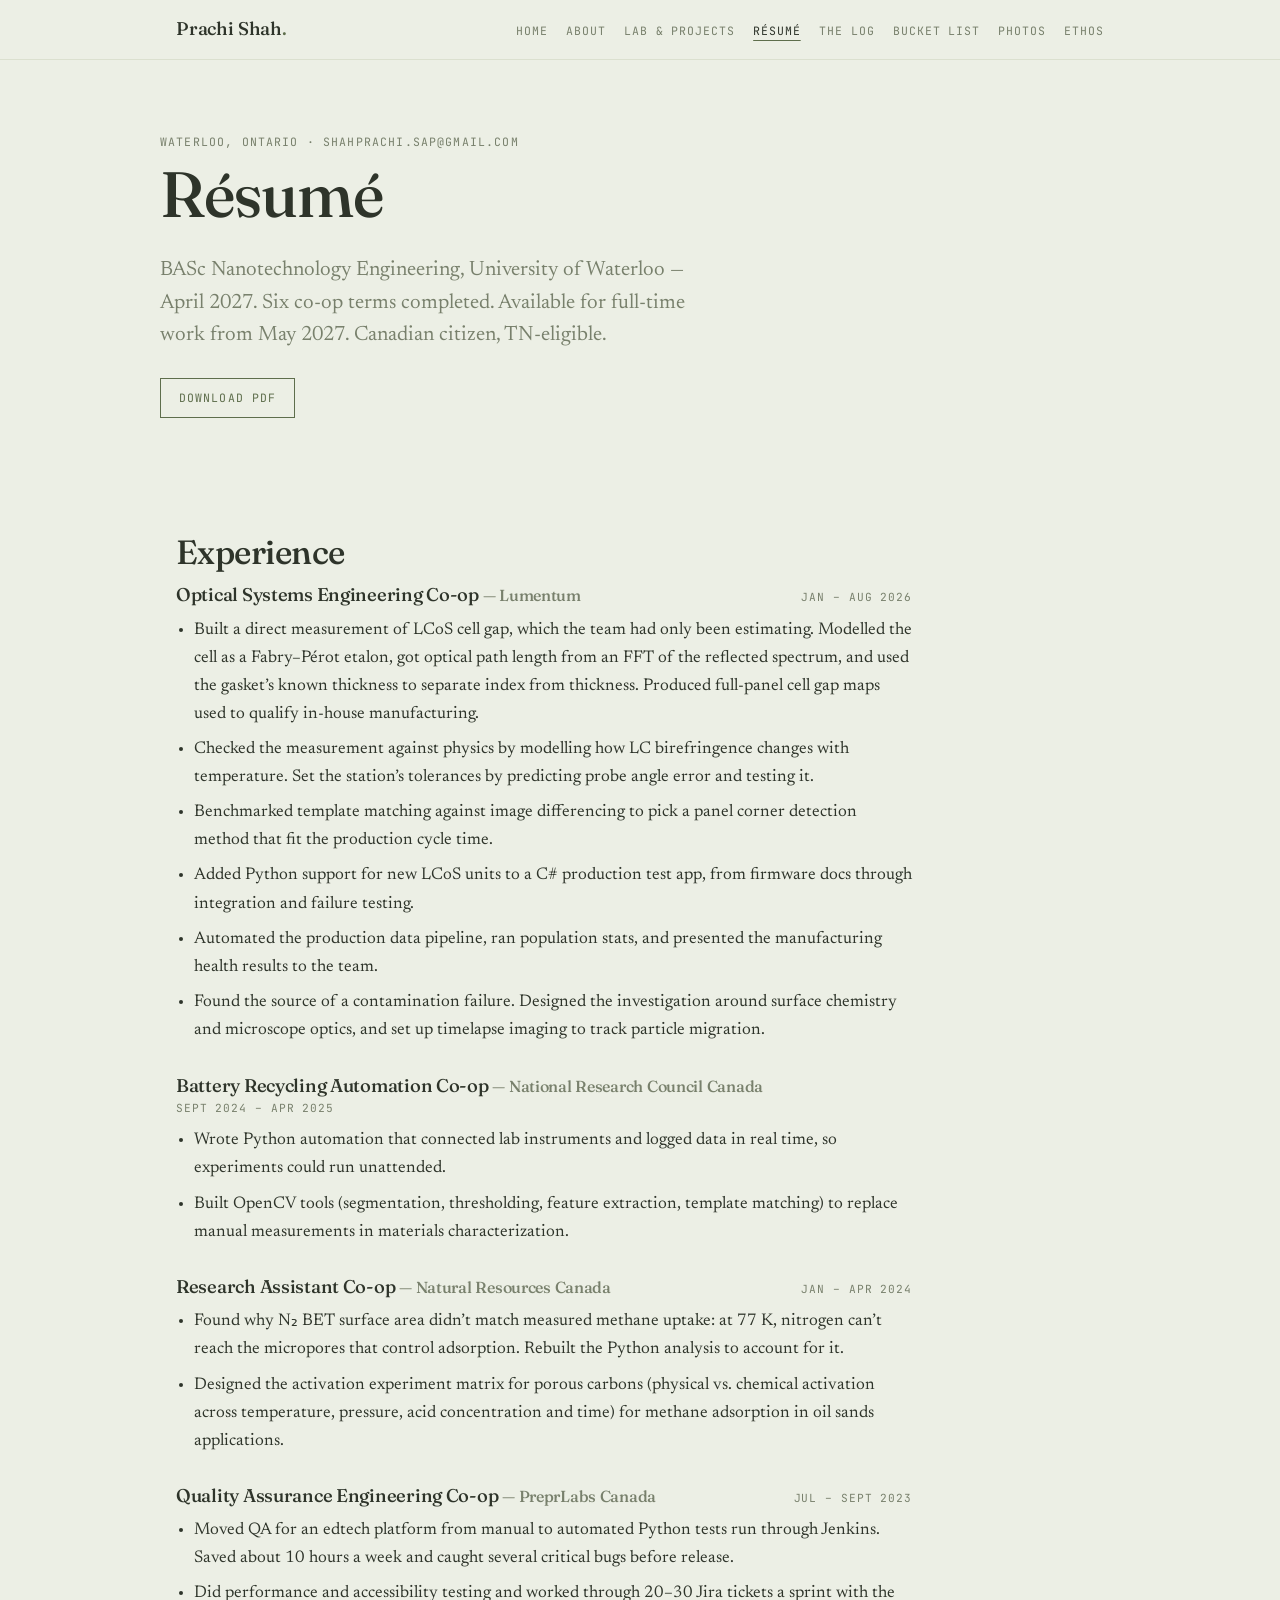
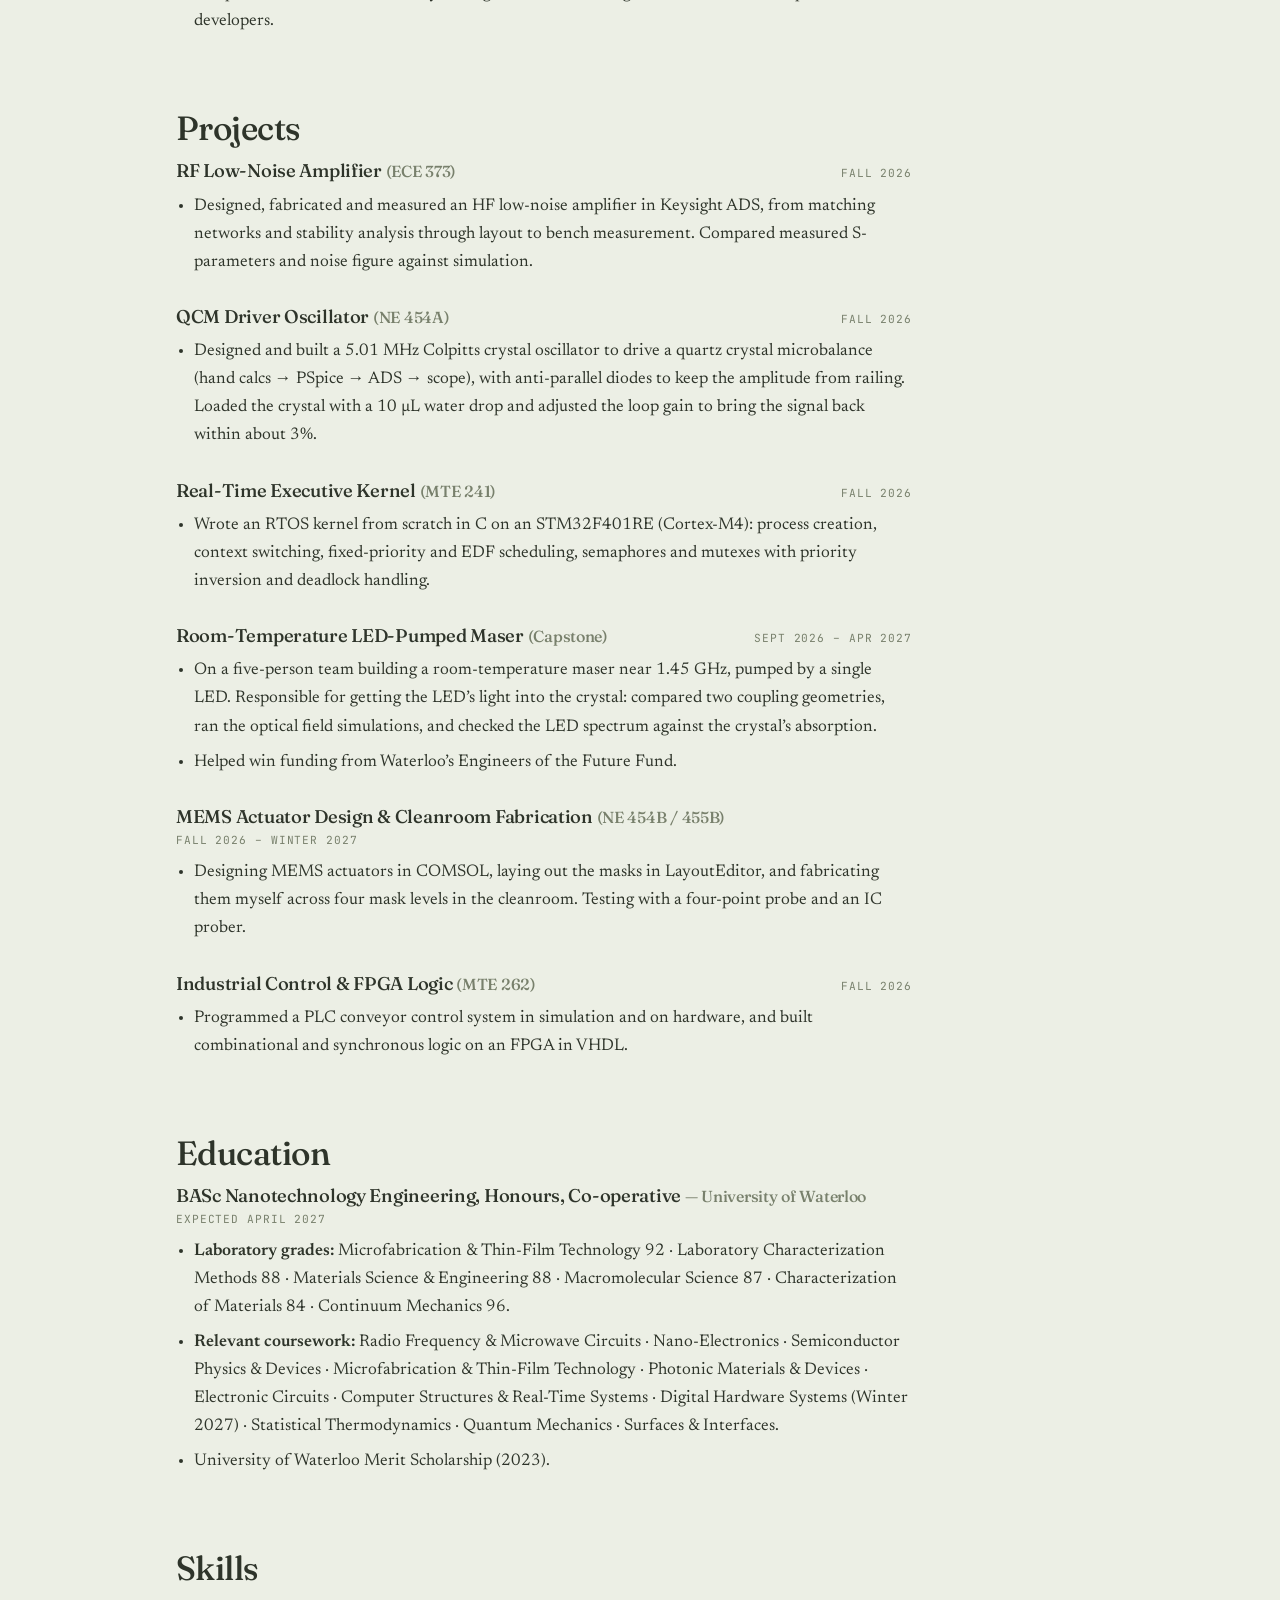
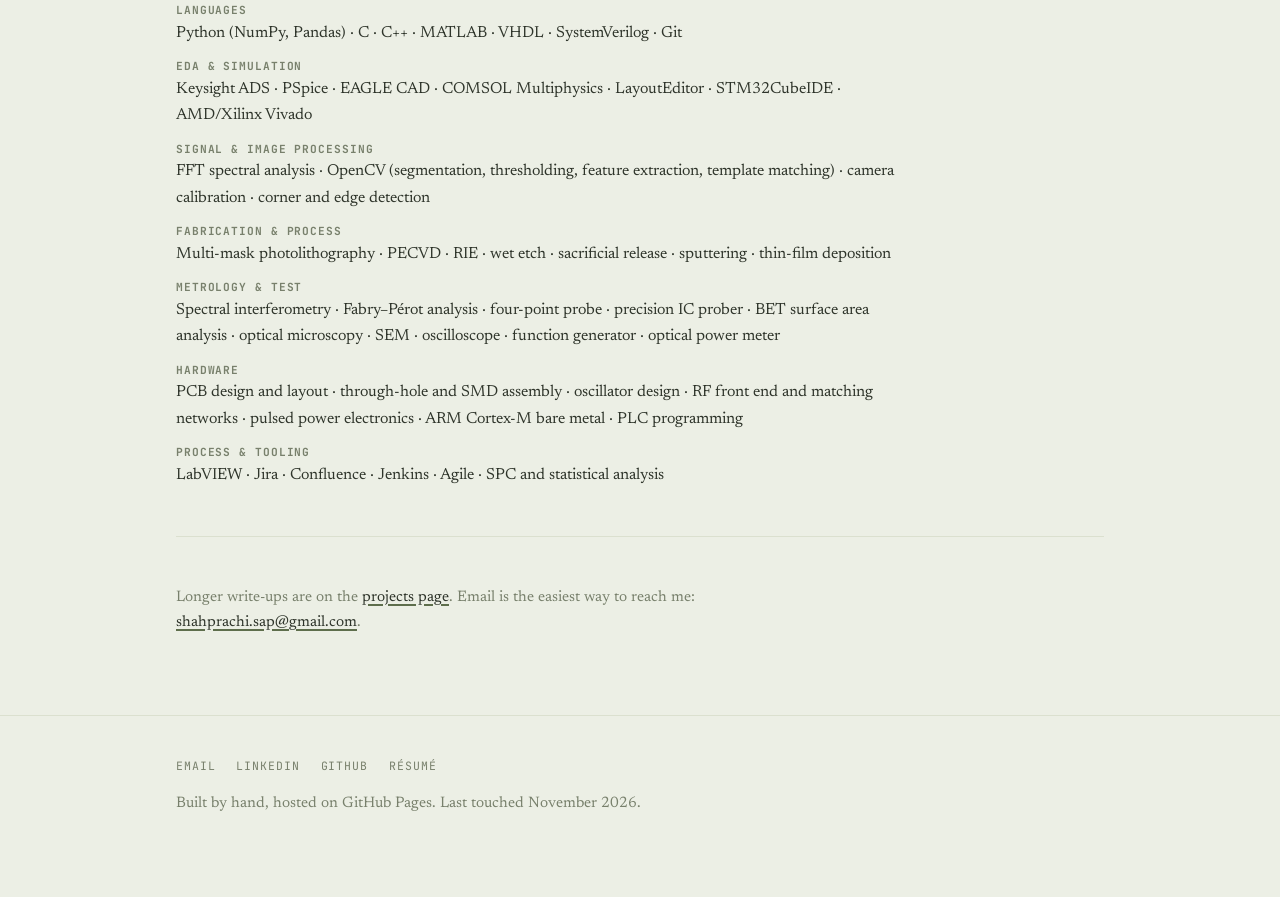
<file: resume.html>
<!DOCTYPE html>
<html lang="en">
<head>
<meta charset="utf-8">
<meta name="viewport" content="width=device-width, initial-scale=1">
<title>Résumé — Prachi Shah</title>
<meta name="description" content="Prachi Shah — BASc Nanotechnology Engineering, University of Waterloo, 2027. Six co-op terms across optical systems, research automation, and QA. MEMS, RF, and semiconductor metrology.">
<link rel="preconnect" href="https://fonts.googleapis.com">
<link rel="preconnect" href="https://fonts.gstatic.com" crossorigin>
<link href="https://fonts.googleapis.com/css2?family=Fraunces:opsz,wght@9..144,400;9..144,600;9..144,700&family=Newsreader:ital,opsz,wght@0,6..72,400;0,6..72,600;1,6..72,400&family=JetBrains+Mono:wght@400;500&display=swap" rel="stylesheet">
<link rel="stylesheet" href="assets/style.css?v=20261123">
<link rel="icon" href="data:image/svg+xml,<svg xmlns='http://www.w3.org/2000/svg' viewBox='0 0 100 100'><text y='.9em' font-size='90'>◐</text></svg>">
</head>
<body>

<header class="masthead">
  <div class="wrap">
    <a class="wordmark" href="index.html">Prachi Shah<span>.</span></a>
    <nav class="nav">
      <a href="index.html">Home</a>
      <a href="about.html">About</a>
      <a href="projects.html">Lab &amp; Projects</a>
      <a href="resume.html" aria-current="page">Résumé</a>
      <a href="log.html">The Log</a>
      <a href="bucketlist.html">Bucket List</a>
      <a href="photos.html">Photos</a>
      <a href="ethos.html">Ethos</a>
    </nav>
  </div>
</header>

<main>

<section class="wrap page-head">
  <p class="meta">Waterloo, Ontario · shahprachi.sap@gmail.com</p>
  <h1>Résumé</h1>
  <div class="rule"></div>
  <p class="lede">BASc Nanotechnology Engineering, University of Waterloo — April 2027. Six co-op terms completed. Available for full-time work from May&nbsp;2027. Canadian citizen, TN-eligible.</p>
  <p style="margin-top:1.6rem">
    <!-- Drop your PDF at assets/Prachi_Shah_Resume.pdf and this button just works. -->
    <a class="btn" href="assets/Prachi_Shah_Resume.pdf">Download PDF</a>
  </p>
</section>

<section class="wrap">

<h2>Experience</h2>

<!-- COPY-PASTE BLOCK: one .rsm-item per role. Plain bullets: what you did, how, what came of it. -->
<div class="rsm-item">
  <div class="rsm-head">
    <h3>Optical Systems Engineering Co-op <span class="rsm-where">— Lumentum</span></h3>
    <span class="rsm-when">Jan – Aug 2026</span>
  </div>
  <ul>
    <li>Built a direct measurement of LCoS cell gap, which the team had only been estimating. Modelled the cell as a Fabry–Pérot etalon, got optical path length from an FFT of the reflected spectrum, and used the gasket’s known thickness to separate index from thickness. Produced full-panel cell gap maps used to qualify in-house manufacturing.</li>
    <li>Checked the measurement against physics by modelling how LC birefringence changes with temperature. Set the station’s tolerances by predicting probe angle error and testing it.</li>
    <li>Benchmarked template matching against image differencing to pick a panel corner detection method that fit the production cycle time.</li>
    <li>Added Python support for new LCoS units to a C# production test app, from firmware docs through integration and failure testing.</li>
    <li>Automated the production data pipeline, ran population stats, and presented the manufacturing health results to the team.</li>
    <li>Found the source of a contamination failure. Designed the investigation around surface chemistry and microscope optics, and set up timelapse imaging to track particle migration.</li>
  </ul>
</div>

<div class="rsm-item">
  <div class="rsm-head">
    <h3>Battery Recycling Automation Co-op <span class="rsm-where">— National Research Council Canada</span></h3>
    <span class="rsm-when">Sept 2024 – Apr 2025</span>
  </div>
  <ul>
    <li>Wrote Python automation that connected lab instruments and logged data in real time, so experiments could run unattended.</li>
    <li>Built OpenCV tools (segmentation, thresholding, feature extraction, template matching) to replace manual measurements in materials characterization.</li>
  </ul>
</div>

<div class="rsm-item">
  <div class="rsm-head">
    <h3>Research Assistant Co-op <span class="rsm-where">— Natural Resources Canada</span></h3>
    <span class="rsm-when">Jan – Apr 2024</span>
  </div>
  <ul>
    <li>Found why N₂ BET surface area didn’t match measured methane uptake: at 77&nbsp;K, nitrogen can’t reach the micropores that control adsorption. Rebuilt the Python analysis to account for it.</li>
    <li>Designed the activation experiment matrix for porous carbons (physical vs. chemical activation across temperature, pressure, acid concentration and time) for methane adsorption in oil sands applications.</li>
  </ul>
</div>

<div class="rsm-item">
  <div class="rsm-head">
    <h3>Quality Assurance Engineering Co-op <span class="rsm-where">— PreprLabs Canada</span></h3>
    <span class="rsm-when">Jul – Sept 2023</span>
  </div>
  <ul>
    <li>Moved QA for an edtech platform from manual to automated Python tests run through Jenkins. Saved about 10 hours a week and caught several critical bugs before release.</li>
    <li>Did performance and accessibility testing and worked through 20–30 Jira tickets a sprint with the developers.</li>
  </ul>
</div>

<h2>Projects</h2>

<div class="rsm-item">
  <div class="rsm-head">
    <h3>RF Low-Noise Amplifier <span class="rsm-where">(ECE 373)</span></h3>
    <span class="rsm-when">Fall 2026</span>
  </div>
  <ul>
    <li>Designed, fabricated and measured an HF low-noise amplifier in Keysight ADS, from matching networks and stability analysis through layout to bench measurement. Compared measured S-parameters and noise figure against simulation.</li>
  </ul>
</div>

<div class="rsm-item">
  <div class="rsm-head">
    <h3>QCM Driver Oscillator <span class="rsm-where">(NE 454A)</span></h3>
    <span class="rsm-when">Fall 2026</span>
  </div>
  <ul>
    <li>Designed and built a 5.01&nbsp;MHz Colpitts crystal oscillator to drive a quartz crystal microbalance (hand calcs → PSpice → ADS → scope), with anti-parallel diodes to keep the amplitude from railing. Loaded the crystal with a 10&nbsp;µL water drop and adjusted the loop gain to bring the signal back within about 3%.</li>
  </ul>
</div>

<div class="rsm-item">
  <div class="rsm-head">
    <h3>Real-Time Executive Kernel <span class="rsm-where">(MTE 241)</span></h3>
    <span class="rsm-when">Fall 2026</span>
  </div>
  <ul>
    <li>Wrote an RTOS kernel from scratch in C on an STM32F401RE (Cortex-M4): process creation, context switching, fixed-priority and EDF scheduling, semaphores and mutexes with priority inversion and deadlock handling.</li>
  </ul>
</div>

<div class="rsm-item">
  <div class="rsm-head">
    <h3>Room-Temperature LED-Pumped Maser <span class="rsm-where">(Capstone)</span></h3>
    <span class="rsm-when">Sept 2026 – Apr 2027</span>
  </div>
  <ul>
    <li>On a five-person team building a room-temperature maser near 1.45&nbsp;GHz, pumped by a single LED. Responsible for getting the LED’s light into the crystal: compared two coupling geometries, ran the optical field simulations, and checked the LED spectrum against the crystal’s absorption.</li>
    <li>Helped win funding from Waterloo’s Engineers of the Future Fund.</li>
  </ul>
</div>

<div class="rsm-item">
  <div class="rsm-head">
    <h3>MEMS Actuator Design &amp; Cleanroom Fabrication <span class="rsm-where">(NE 454B / 455B)</span></h3>
    <span class="rsm-when">Fall 2026 – Winter 2027</span>
  </div>
  <ul>
    <li>Designing MEMS actuators in COMSOL, laying out the masks in LayoutEditor, and fabricating them myself across four mask levels in the cleanroom. Testing with a four-point probe and an IC prober.</li>
  </ul>
</div>

<div class="rsm-item">
  <div class="rsm-head">
    <h3>Industrial Control &amp; FPGA Logic <span class="rsm-where">(MTE 262)</span></h3>
    <span class="rsm-when">Fall 2026</span>
  </div>
  <ul>
    <li>Programmed a PLC conveyor control system in simulation and on hardware, and built combinational and synchronous logic on an FPGA in VHDL.</li>
  </ul>
</div>

<h2>Education</h2>

<div class="rsm-item">
  <div class="rsm-head">
    <h3>BASc Nanotechnology Engineering, Honours, Co-operative <span class="rsm-where">— University of Waterloo</span></h3>
    <span class="rsm-when">Expected April 2027</span>
  </div>
  <ul>
    <li><strong>Laboratory grades:</strong> Microfabrication &amp; Thin-Film Technology 92 · Laboratory Characterization Methods 88 · Materials Science &amp; Engineering 88 · Macromolecular Science 87 · Characterization of Materials 84 · Continuum Mechanics 96.</li>
    <li><strong>Relevant coursework:</strong> Radio Frequency &amp; Microwave Circuits · Nano-Electronics · Semiconductor Physics &amp; Devices · Microfabrication &amp; Thin-Film Technology · Photonic Materials &amp; Devices · Electronic Circuits · Computer Structures &amp; Real-Time Systems · Digital Hardware Systems (Winter 2027) · Statistical Thermodynamics · Quantum Mechanics · Surfaces &amp; Interfaces.</li>
    <li>University of Waterloo Merit Scholarship (2023).</li>
  </ul>
</div>

<h2>Skills</h2>

<div class="skills">
  <div><b>Languages</b>Python (NumPy, Pandas) · C · C++ · MATLAB · VHDL · SystemVerilog · Git</div>
  <div><b>EDA &amp; Simulation</b>Keysight ADS · PSpice · EAGLE CAD · COMSOL Multiphysics · LayoutEditor · STM32CubeIDE · AMD/Xilinx Vivado</div>
  <div><b>Signal &amp; Image Processing</b>FFT spectral analysis · OpenCV (segmentation, thresholding, feature extraction, template matching) · camera calibration · corner and edge detection</div>
  <div><b>Fabrication &amp; Process</b>Multi-mask photolithography · PECVD · RIE · wet etch · sacrificial release · sputtering · thin-film deposition</div>
  <div><b>Metrology &amp; Test</b>Spectral interferometry · Fabry–Pérot analysis · four-point probe · precision IC prober · BET surface area analysis · optical microscopy · SEM · oscilloscope · function generator · optical power meter</div>
  <div><b>Hardware</b>PCB design and layout · through-hole and SMD assembly · oscillator design · RF front end and matching networks · pulsed power electronics · ARM Cortex-M bare metal · PLC programming</div>
  <div><b>Process &amp; Tooling</b>LabVIEW · Jira · Confluence · Jenkins · Agile · SPC and statistical analysis</div>
</div>

<hr>

<p class="prose entry-note">Longer write-ups are on the <a href="projects.html">projects page</a>. Email is the easiest way to reach me: <a href="mailto:shahprachi.sap@gmail.com">shahprachi.sap@gmail.com</a>.</p>

</section>
</main>

<footer class="foot">
  <div class="wrap">
    <div class="links">
      <a href="mailto:shahprachi.sap@gmail.com">Email</a>
      <a href="https://www.linkedin.com/in/prachixsh">LinkedIn</a>
      <a href="https://github.com/PrachixShah">GitHub</a>
      <a href="resume.html">Résumé</a>
    </div>
    <p>Built by hand, hosted on GitHub Pages. Last touched November 2026.</p>
  </div>
</footer>

</body>
</html>
</file>
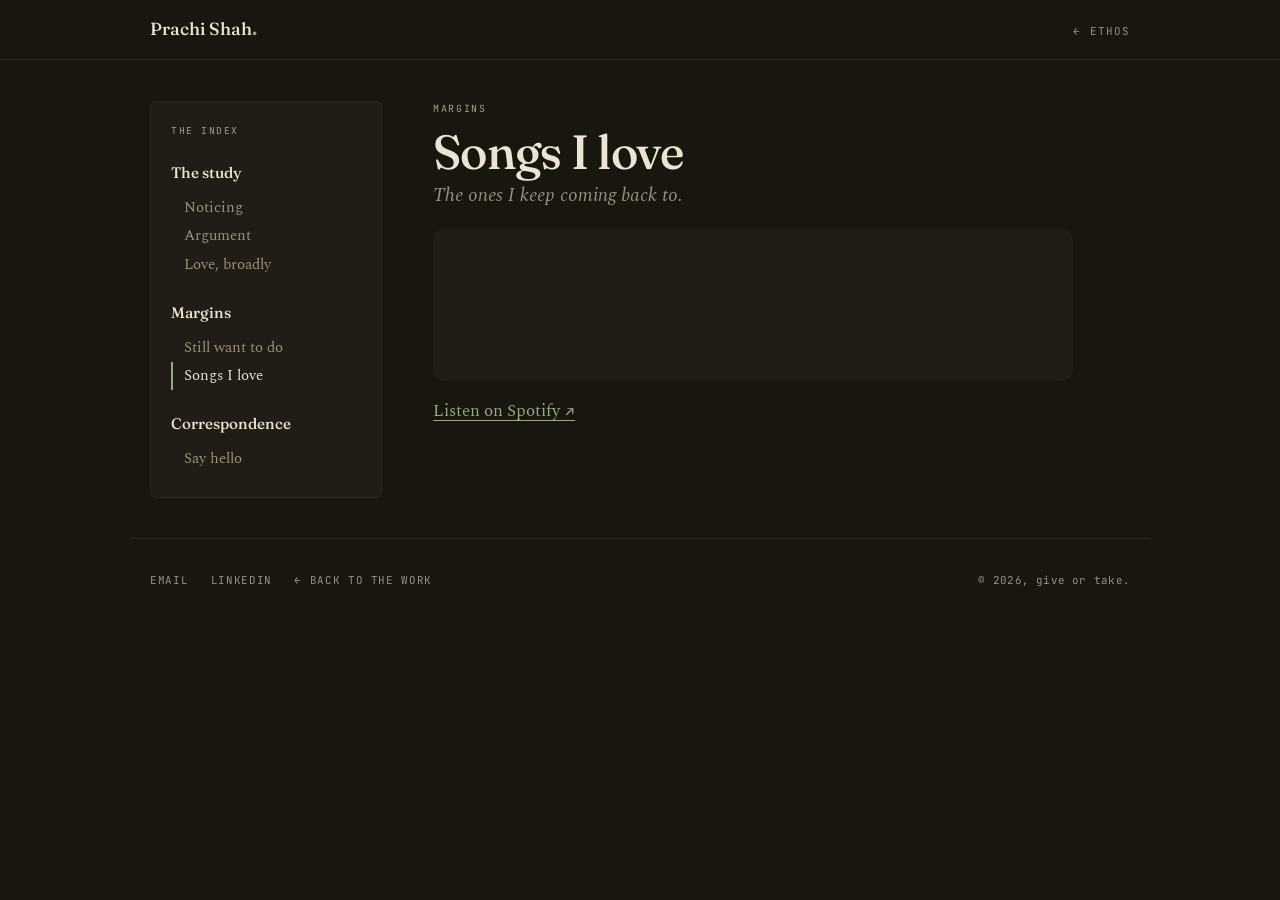
<file: songs.html>
<!DOCTYPE html>
<html lang="en">
<head>
<meta charset="utf-8">
<meta name="viewport" content="width=device-width, initial-scale=1">
<title>Songs I love | Prachi Shah</title>
<link rel="preconnect" href="https://fonts.googleapis.com">
<link rel="preconnect" href="https://fonts.gstatic.com" crossorigin>
<link href="https://fonts.googleapis.com/css2?family=Fraunces:opsz,ital,wght@9..144,0,400;9..144,0,500;9..144,1,400&family=Spectral:ital,wght@0,400;0,500;1,400&family=JetBrains+Mono:wght@400;500&display=swap" rel="stylesheet">
<style>
/* ===== Ethos — a study on how to live. Always dark. C font (Fraunces + Spectral). ===== */
:root{
  --paper:#191610;--paper-2:#211C15;--ink:#ECE4D3;--muted:#9A917C;--rule:#2C2719;
  --accent:#9BA585;
  --display:"Fraunces",Georgia,serif;
  --body:"Spectral",Georgia,serif;
  --mono:"JetBrains Mono",ui-monospace,monospace;
}
*,*::before,*::after{box-sizing:border-box;}
html{scroll-behavior:smooth;}
[id]{scroll-margin-top:5rem;}
body{margin:0;background:var(--paper);color:var(--ink);font-family:var(--body);
  font-size:1.06rem;line-height:1.7;-webkit-font-smoothing:antialiased;}
em{font-style:italic;}

/* ---- top bar ---- */
.bar{border-bottom:1px solid var(--rule);background:var(--paper);position:sticky;top:0;z-index:20;}
.bar .in{max-width:1020px;margin:0 auto;padding:.9rem 1.25rem;display:flex;align-items:baseline;gap:1rem;}
.wordmark{font-family:var(--display);font-weight:500;font-size:1.1rem;text-decoration:none;color:var(--ink);margin-right:auto;}
.wordmark b{color:var(--accent);}
.bar .back{font-family:var(--mono);font-size:.68rem;letter-spacing:.1em;text-transform:uppercase;color:var(--muted);text-decoration:none;}
.bar .back:hover{color:var(--accent);}

/* ---- shell ---- */
.shell{max-width:1020px;margin:0 auto;padding:2.6rem 1.25rem 0;
  display:grid;grid-template-columns:232px 1fr;gap:3.2rem;align-items:start;}

/* ---- directory ---- */
.dir{position:sticky;top:5rem;background:var(--paper-2);border:1px solid var(--rule);border-radius:6px;
  padding:1.3rem 1.25rem 1.5rem;}
.dir .hd{font-family:var(--mono);font-size:.6rem;letter-spacing:.16em;text-transform:uppercase;color:var(--accent);margin:0 0 .2rem;}
.dir .legend{font-family:var(--mono);font-size:.6rem;letter-spacing:.03em;color:var(--muted);margin:0 0 1.4rem;line-height:1.5;}
.dir .legend .star{color:var(--accent);}
.dir .grp{font-family:var(--display);font-weight:500;font-size:.95rem;color:var(--ink);margin:1.3rem 0 .45rem;}
.dir .grp:first-of-type{margin-top:0;}
.dir ul{list-style:none;margin:0;padding:0;}
.dir li{margin:0;}
.dir a{display:block;text-decoration:none;color:var(--muted);font-size:.95rem;line-height:1.3;
  padding:.28rem 0 .28rem .7rem;border-left:2px solid transparent;transition:color .15s,border-color .15s;}
.dir a:hover{color:var(--ink);}
.dir a.on{color:var(--ink);border-left-color:var(--accent);}
.dir .star{color:var(--accent);}

/* ---- the study ---- */
.study{padding-bottom:3.5rem;max-width:40rem;}
.tag{font-family:var(--mono);font-size:.62rem;letter-spacing:.16em;text-transform:uppercase;color:var(--accent);margin:0 0 .6rem;}
.study h1{font-family:var(--display);font-weight:500;font-size:clamp(2.2rem,5vw,3rem);line-height:1.02;
  letter-spacing:-.015em;margin:0 0 .4rem;}
.study h1 .star{color:var(--accent);}
.study .sub{font-style:italic;color:var(--muted);font-size:1.2rem;line-height:1.4;margin:0 0 1.2rem;}
.study .intro{color:var(--muted);font-size:1rem;margin:0 0 1rem;}

.sec{font-family:var(--display);font-weight:500;font-size:1.3rem;line-height:1.15;margin:2.6rem 0 .7rem;color:var(--ink);}
.sec::before{content:"";display:block;width:2rem;border-top:2px solid var(--accent);margin-bottom:.9rem;}
.belief{margin:0 0 .95rem;}
.belief .star{color:var(--accent);}

.divider{border:0;border-top:1px solid var(--rule);margin:3rem 0;}
.minor h2{font-family:var(--display);font-weight:500;font-size:1.3rem;margin:0 0 .5rem;}
.minor .sub{font-style:italic;color:var(--muted);margin:0 0 1rem;}
.btn{display:inline-block;font-family:var(--mono);font-size:.68rem;letter-spacing:.1em;text-transform:uppercase;
  border:1px solid var(--accent);color:var(--accent);padding:.55rem 1rem;text-decoration:none;margin-top:.4rem;}
.btn:hover{background:var(--accent);color:var(--paper);}
.endmark{font-family:var(--mono);font-size:.66rem;letter-spacing:.1em;text-transform:uppercase;color:var(--muted);margin-top:2.5rem;}
.endmark .star{color:var(--accent);}

.foot{max-width:1020px;margin:0 auto;padding:2rem 1.25rem 3.5rem;border-top:1px solid var(--rule);
  font-family:var(--mono);font-size:.68rem;letter-spacing:.06em;text-transform:uppercase;color:var(--muted);
  display:flex;flex-wrap:wrap;gap:.6rem 1.4rem;margin-top:2.5rem;}
.foot a{color:var(--muted);text-decoration:none;}
.foot a:hover{color:var(--accent);}
.foot .end{margin-left:auto;text-transform:none;letter-spacing:.02em;}

@media (max-width:720px){
  .shell{grid-template-columns:1fr;gap:1.8rem;}
  .dir{position:static;}
}
.study{width:100%;min-width:0;}
.player{display:block;width:100%;height:152px;border:0;border-radius:12px;background:var(--paper-2);}
.listen{display:inline-block;margin-top:1rem;color:var(--accent);text-underline-offset:.22em;}
@media(max-width:720px){.shell{display:block;}.dir{display:none;}}
</style>
</head>
<body>

<header class="bar">
  <div class="in">
    <a class="wordmark" href="index.html">Prachi Shah<b>.</b></a>
    <a class="back" href="ethos.html">← Ethos</a>
  </div>
</header>

<div class="shell">

  <!-- ============ DIRECTORY ============ -->
  <aside class="dir">
    <p class="hd">The index</p>

    <p class="grp">The study</p>
    <ul>
      <li><a href="ethos.html#noticing" >Noticing</a></li>
      <li><a href="ethos.html#argument">Argument</a></li>
      <li><a href="ethos.html#love">Love, broadly</a></li>
    </ul>

    <p class="grp">Margins</p>
    <ul>
      <li><a href="ethos.html#still">Still want to do</a></li>
      <li><a href="songs.html" class="on" aria-current="page">Songs I love</a></li>
    </ul>

    <p class="grp">Correspondence</p>
    <ul>
      <li><a href="ethos.html#hello">Say hello</a></li>
    </ul>
  </aside>

  <main class="study">
    <p class="tag">Margins</p>
    <h1>Songs I love</h1>
    <p class="sub">The ones I keep coming back to.</p>
    <iframe class="player" title="Obsession History &amp; Niche Folk on Spotify"
      src="https://open.spotify.com/embed/playlist/37i9dQZF1FwZmvoQhvOru1?utm_source=generator&amp;theme=0&amp;si=fd351244d84d4f99" allowfullscreen
      allow="autoplay; clipboard-write; encrypted-media; fullscreen; picture-in-picture"
      loading="lazy"></iframe>
    <a class="listen" href="https://open.spotify.com/playlist/37i9dQZF1FwZmvoQhvOru1?si=fd351244d84d4f99">Listen on Spotify ↗</a>
  </main>
</div>
<footer class="foot">
  <a href="mailto:shahprachi.sap@gmail.com">Email</a>
  <a href="https://www.linkedin.com/in/prachixsh">LinkedIn</a>
  <a href="index.html">← back to the work</a>
  <span class="end">© 2026, give or take.</span>
</footer>

</body>
</html>
</file>
<file: assets/style.css>
/* =========================================================
   prachi.dev — warm editorial zine
   One stylesheet for every page. Edit colours here.
   ========================================================= */

:root {
  --paper:      #ECEFE5;
  --paper-2:    #E2E7D6;
  --ink:        #2E342A;
  --muted:      #78806C;
  --rule:       #DBE0CF;
  --accent:     #5E6E4C;
  --accent-bg:  #E2E7D4;
  --shadow:     rgba(33, 38, 28, 0.08);

  --display: "Fraunces", Georgia, "Times New Roman", serif;
  --body:    "Newsreader", Georgia, "Times New Roman", serif;
  --mono:    "JetBrains Mono", ui-monospace, "SF Mono", Menlo, monospace;

  --measure: 34rem;
  --wide: 60rem;
}

@media (prefers-color-scheme: dark) {
  :root:not([data-theme="light"]) {
    --paper:     #171A13;
    --paper-2:   #1E2219;
    --ink:       #E7EBDA;
    --muted:     #8E9780;
    --rule:      #2A3022;
    --accent:    #9DB07E;
    --accent-bg: #222821;
    --shadow:    rgba(0, 0, 0, 0.4);
  }
}

*, *::before, *::after { box-sizing: border-box; }

html { -webkit-text-size-adjust: 100%; scroll-behavior: smooth; }

/* keep anchor targets clear of the sticky masthead */
[id] { scroll-margin-top: 6rem; }

body {
  margin: 0;
  background: var(--paper);
  color: var(--ink);
  font-family: var(--body);
  font-size: 1.0625rem;
  line-height: 1.65;
  font-synthesis-weight: none;
  -webkit-font-smoothing: antialiased;
}

/* ---------- layout ---------- */

.wrap {
  width: 100%;
  max-width: var(--wide);
  margin: 0 auto;
  padding: 0 16px;
}

.prose { max-width: var(--measure); }

/* ---------- type ---------- */

h1, h2, h3, h4 {
  font-family: var(--display);
  font-weight: 500;
  line-height: 1.12;
  letter-spacing: -0.015em;
  margin: 0 0 0.4em;
  font-variation-settings: "SOFT" 0, "WONK" 1;
}

h1 { font-size: clamp(2.5rem, 7vw, 4rem); }
h2 { font-size: clamp(1.6rem, 3.6vw, 2.1rem); margin-top: 2.2em; }
h3 { font-size: 1.25rem; margin-top: 1.8em; }

p { margin: 0 0 1.1em; }

a {
  color: var(--ink);
  text-decoration-color: var(--accent);
  text-decoration-thickness: 1.5px;
  text-underline-offset: 3px;
}
a:hover { color: var(--accent); }

em { font-style: italic; }
strong { font-weight: 600; }

hr {
  border: 0;
  border-top: 1px solid var(--rule);
  margin: 3rem 0;
}

blockquote {
  margin: 1.6em 0;
  padding-left: 1.1em;
  border-left: 3px solid var(--accent);
  font-style: italic;
  color: var(--muted);
}

code {
  font-family: var(--mono);
  font-size: 0.85em;
  background: var(--paper-2);
  padding: 0.12em 0.36em;
  border-radius: 3px;
}

/* small caps meta line */
.meta {
  font-family: var(--mono);
  font-size: 0.72rem;
  letter-spacing: 0.1em;
  text-transform: uppercase;
  color: var(--muted);
  margin: 0 0 0.6em;
}

.lede {
  font-size: 1.3rem;
  line-height: 1.55;
  color: var(--muted);
  max-width: var(--measure);
}

/* ---------- masthead ---------- */

.masthead {
  border-bottom: 1px solid var(--rule);
  background: var(--paper);
  position: sticky;
  top: 0;
  z-index: 20;
}

.masthead .wrap {
  display: flex;
  flex-wrap: wrap;
  align-items: baseline;
  gap: 0.6rem 1.4rem;
  padding-top: 0.9rem;
  padding-bottom: 0.9rem;
}

.wordmark {
  font-family: var(--display);
  font-weight: 500;
  font-size: 1.15rem;
  letter-spacing: -0.01em;
  text-decoration: none;
  margin-right: auto;
  white-space: nowrap;
}
.wordmark span { color: var(--accent); }

.nav {
  display: flex;
  flex-wrap: wrap;
  gap: 0.2rem 1.15rem;
  font-family: var(--mono);
  font-size: 0.72rem;
  letter-spacing: 0.08em;
  text-transform: uppercase;
}
.nav a { text-decoration: none; color: var(--muted); white-space: nowrap; }
.nav a:hover { color: var(--accent); }
.nav a[aria-current="page"] { color: var(--ink); text-decoration: underline; text-decoration-color: var(--accent); text-underline-offset: 5px; }

/* ---------- hero ---------- */

.hero { padding: clamp(3rem, 9vw, 6rem) 0 2.5rem; }
.hero h1 { margin-bottom: 0.3em; }
.hero .rule {
  width: 3.5rem;
  border-top: 3px solid var(--accent);
  margin: 1.8rem 0;
}

.page-head { padding: clamp(2.5rem, 7vw, 4.5rem) 0 1.5rem; }

/* ---------- cards ---------- */

.cards {
  display: grid;
  grid-template-columns: repeat(auto-fit, minmax(220px, 1fr));
  gap: 1px;
  background: var(--rule);
  border: 1px solid var(--rule);
  margin: 2.5rem 0;
}

.card {
  background: var(--paper);
  padding: 1.6rem 1.4rem;
  text-decoration: none;
  display: block;
  transition: background 0.15s ease;
}
.card:hover { background: var(--accent-bg); color: var(--ink); }
.card h3 { margin: 0 0 0.35em; font-size: 1.2rem; }
.card p { margin: 0; font-size: 0.95rem; color: var(--muted); line-height: 1.5; }

/* ---------- tags ---------- */

.tags { display: flex; flex-wrap: wrap; gap: 0.4rem; margin: 0.8rem 0 1.2rem; padding: 0; list-style: none; }
.tag {
  font-family: var(--mono);
  font-size: 0.66rem;
  letter-spacing: 0.07em;
  text-transform: uppercase;
  border: 1px solid var(--rule);
  border-radius: 999px;
  padding: 0.22rem 0.62rem;
  color: var(--muted);
  white-space: nowrap;
}
.tag.hot { border-color: var(--accent); color: var(--accent); }

/* ---------- entries (projects, log) ---------- */

.entry {
  padding: 2.6rem 0;
  border-top: 1px solid var(--rule);
}
.entry:first-of-type { border-top: 0; }
.entry h2 { margin-top: 0; }
.entry > p, .entry > ul, .entry > ol, .entry > blockquote { max-width: var(--measure); }

.entry-note {
  font-size: 0.95rem;
  color: var(--muted);
}

.kicker {
  font-family: var(--mono);
  font-size: 0.7rem;
  letter-spacing: 0.12em;
  text-transform: uppercase;
  color: var(--accent);
  margin-bottom: 0.7em;
}

/* labelled sub-blocks inside a project */
.beat { margin: 1.4rem 0; max-width: var(--measure); }
.beat-label {
  font-family: var(--mono);
  font-size: 0.68rem;
  letter-spacing: 0.1em;
  text-transform: uppercase;
  color: var(--muted);
  display: block;
  margin-bottom: 0.25em;
}

/* ---------- figures / photos ---------- */

figure { margin: 1.8rem 0; }
figure img { width: 100%; height: auto; display: block; border: 1px solid var(--rule); }
figcaption {
  font-family: var(--mono);
  font-size: 0.72rem;
  line-height: 1.5;
  color: var(--muted);
  margin-top: 0.6rem;
}

.grid {
  display: grid;
  grid-template-columns: repeat(auto-fill, minmax(240px, 1fr));
  gap: 1.4rem;
  margin: 2rem 0;
}
.grid figure { margin: 0; }

/* a dashed box that stands in for a photo you haven't added yet */
.slot {
  aspect-ratio: 4 / 3;
  border: 1px dashed var(--rule);
  background: var(--paper-2);
  display: flex;
  align-items: center;
  justify-content: center;
  text-align: center;
  padding: 1rem;
  font-family: var(--mono);
  font-size: 0.68rem;
  letter-spacing: 0.06em;
  color: var(--muted);
}

/* ---------- resume ---------- */

.rsm-item { margin: 0 0 1.9rem; max-width: 46rem; }
.rsm-head {
  display: flex;
  flex-wrap: wrap;
  align-items: baseline;
  justify-content: space-between;
  gap: 0.2rem 1rem;
  margin-bottom: 0.2rem;
}
.rsm-head h3 { margin: 0; font-size: 1.15rem; }
.rsm-where { color: var(--muted); font-size: 1rem; }
.rsm-when {
  font-family: var(--mono);
  font-size: 0.7rem;
  letter-spacing: 0.08em;
  text-transform: uppercase;
  color: var(--muted);
  white-space: nowrap;
}
.rsm-item ul { margin: 0.6rem 0 0; padding-left: 1.1rem; }
.rsm-item li { margin-bottom: 0.45rem; }

.skills { display: grid; gap: 0.7rem; max-width: 46rem; }
.skills div { font-size: 1rem; }
.skills b { font-family: var(--mono); font-size: 0.7rem; letter-spacing: 0.08em; text-transform: uppercase; color: var(--muted); display: block; }

.btn {
  display: inline-block;
  font-family: var(--mono);
  font-size: 0.72rem;
  letter-spacing: 0.1em;
  text-transform: uppercase;
  border: 1px solid var(--accent);
  color: var(--accent);
  padding: 0.6rem 1.1rem;
  text-decoration: none;
  transition: background 0.15s ease, color 0.15s ease;
}
.btn:hover { background: var(--accent); color: var(--paper); }

/* ---------- bucket list ---------- */

.bucket { list-style: none; padding: 0; margin: 1.4rem 0 0; max-width: 46rem; }
.bucket li {
  display: flex;
  gap: 0.85rem;
  align-items: baseline;
  padding: 0.7rem 0;
  border-bottom: 1px dotted var(--rule);
}
.bucket .box {
  font-family: var(--mono);
  font-size: 0.9rem;
  color: var(--muted);
  flex: none;
  width: 1.2rem;
}
.bucket .what { flex: 1 1 0%; min-width: 0; }
.bucket li.done { color: var(--muted); }
.bucket li.done .what { text-decoration: line-through; text-decoration-color: var(--accent); }
.bucket li.done .box { color: var(--accent); }

/* ---------- come along ---------- */

.join-plans {
  margin-top: 1.5rem;
}

.join-plans .join-button {
  display: inline-block;
  padding: 0.6rem 1.1rem;
  border: 1px solid var(--accent);
  background: transparent;
  color: var(--accent);
  font-family: var(--mono);
  font-size: 0.72rem;
  letter-spacing: 0.1em;
  text-transform: uppercase;
  cursor: pointer;
}

.join-plans .join-button:hover {
  background: var(--accent);
  color: var(--paper);
}

.join-plans :focus-visible {
  outline: 2px solid var(--accent);
  outline-offset: 3px;
}

.join-plans summary { list-style: none; }
.join-plans summary::-webkit-details-marker { display: none; }
.join-plans summary::after { content: " +"; }
.join-plans[open] summary::after { content: " −"; }

.join-plans form {
  display: grid;
  gap: 0.65rem;
  max-width: 28rem;
  margin-top: 1rem;
}

.join-plans select,
.join-plans textarea {
  width: 100%;
  min-width: 0;
  padding: 0.65rem;
  border: 1px solid var(--accent);
  border-radius: 3px;
  background: var(--paper-2);
  color: var(--ink);
  font: inherit;
}

.join-plans textarea { resize: vertical; }
.join-plans button { justify-self: start; }
.join-plans small { color: var(--muted); }
.bucket .when {
  margin-left: auto;
  font-family: var(--mono);
  font-size: 0.66rem;
  letter-spacing: 0.06em;
  text-transform: uppercase;
  color: var(--muted);
  flex: none;
  padding-left: 1rem;
}

/* ---------- footer ---------- */

.foot {
  border-top: 1px solid var(--rule);
  margin-top: 5rem;
  padding: 2.5rem 0 4rem;
  font-size: 0.95rem;
  color: var(--muted);
}
.foot a { color: var(--muted); }
.foot .links { display: flex; flex-wrap: wrap; gap: 0.5rem 1.3rem; margin-bottom: 1rem; font-family: var(--mono); font-size: 0.72rem; letter-spacing: 0.08em; text-transform: uppercase; }
.foot .links a { text-decoration: none; }
.foot .links a:hover { color: var(--accent); }

/* ---------- misc ---------- */

.stack > * + * { margin-top: 1.1em; }

.pull {
  font-family: var(--display);
  font-size: clamp(1.35rem, 3vw, 1.75rem);
  line-height: 1.35;
  color: var(--ink);
  max-width: 30rem;
  margin: 2.4rem 0;
  padding-left: 1.2rem;
  border-left: 3px solid var(--accent);
}

@media (max-width: 640px) {
  body { font-size: 1.06rem; }
  .masthead .wrap { padding-top: 0.75rem; padding-bottom: 0.75rem; }
  .entry { padding: 2rem 0; }
  .bucket .when { margin-left: 0; padding-left: 0; width: 100%; }
  .bucket li { flex-wrap: wrap; }
}

@media print {
  .masthead, .foot, .btn { display: none; }
  body { background: #fff; color: #000; font-size: 11pt; }
}
</file>
